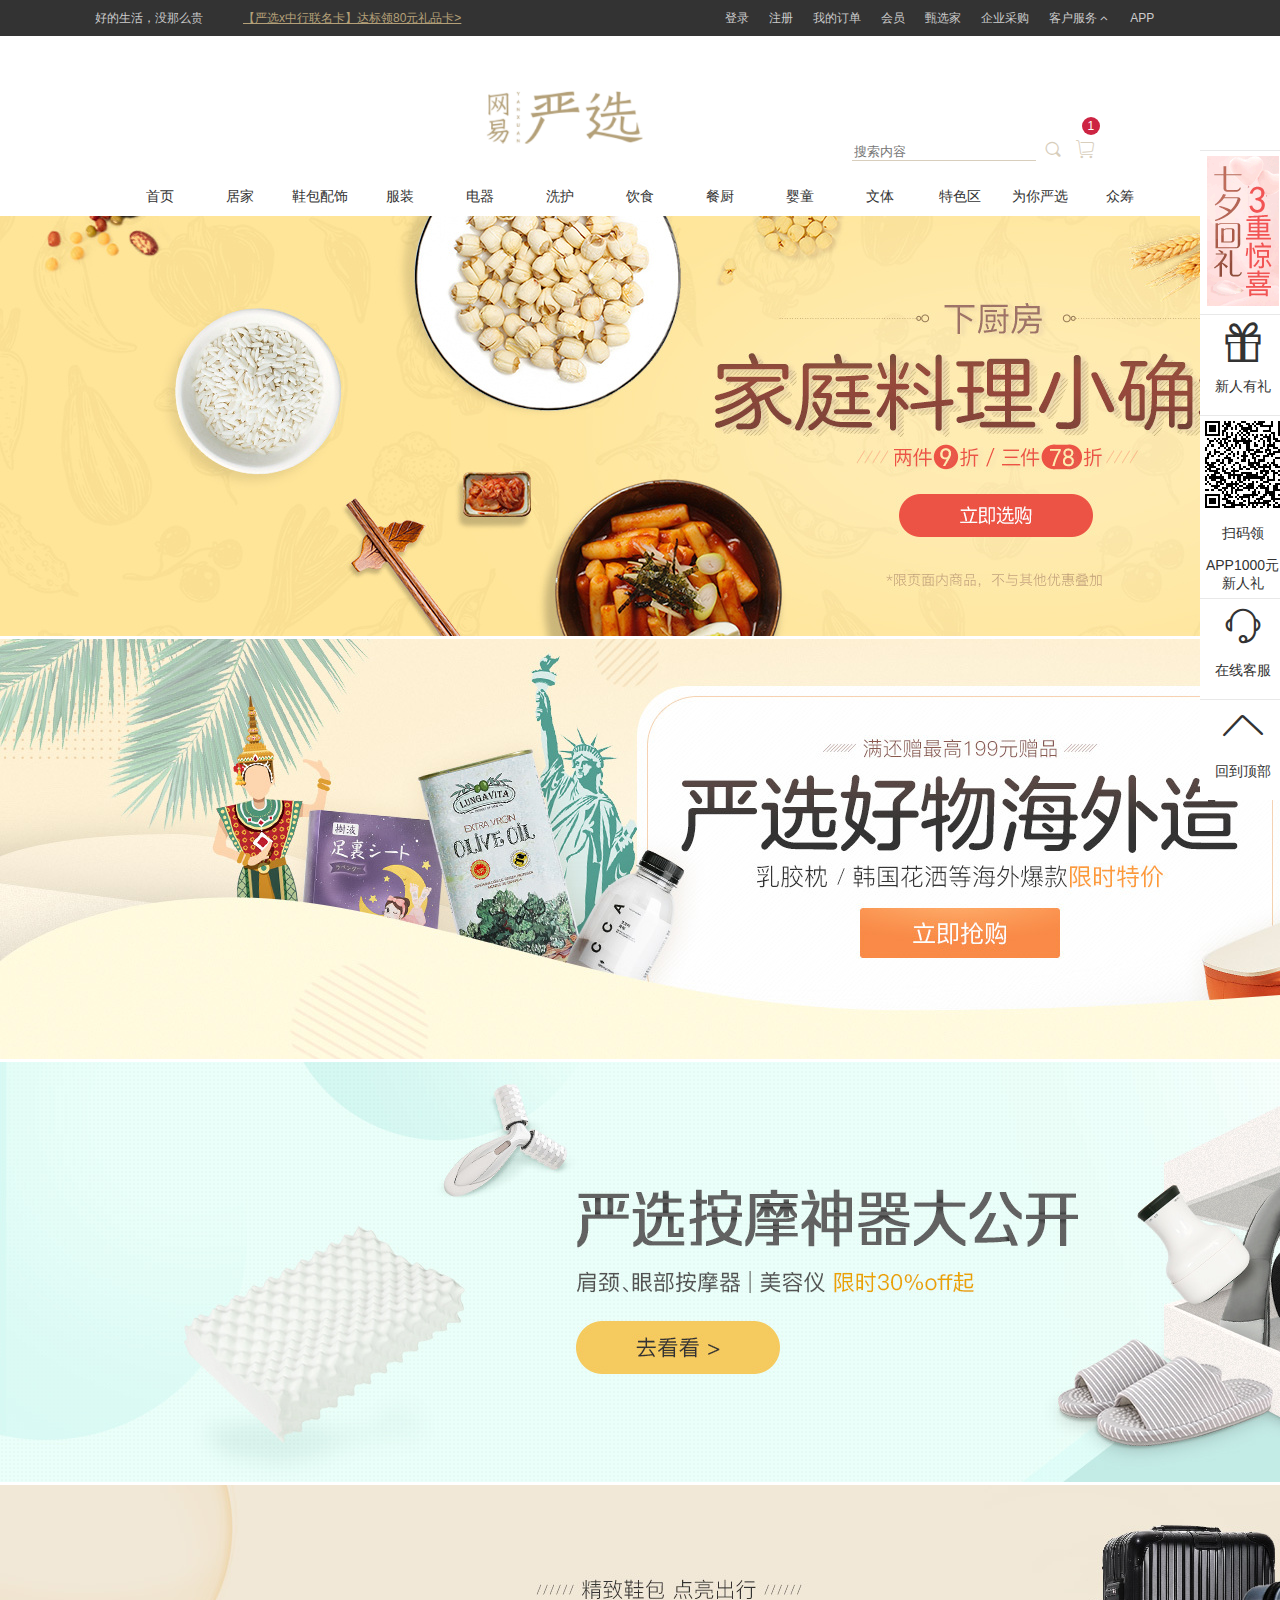
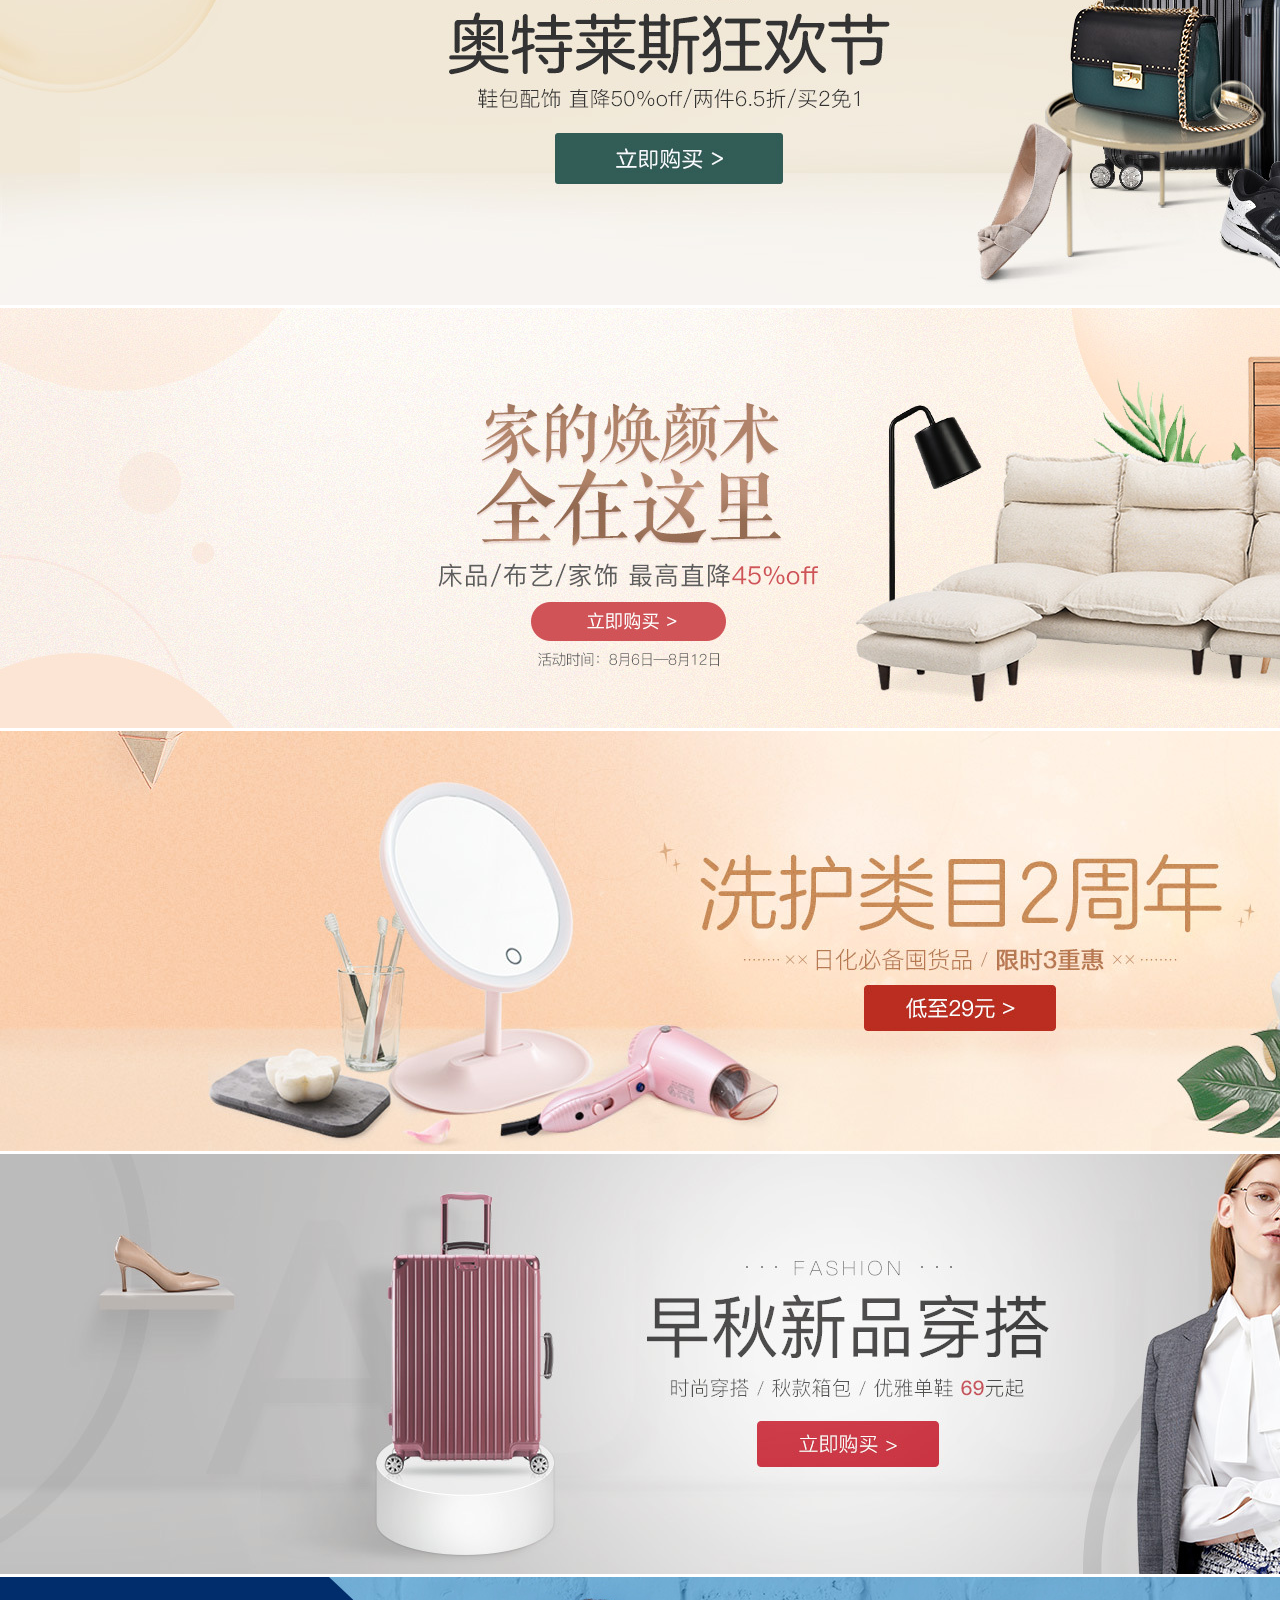
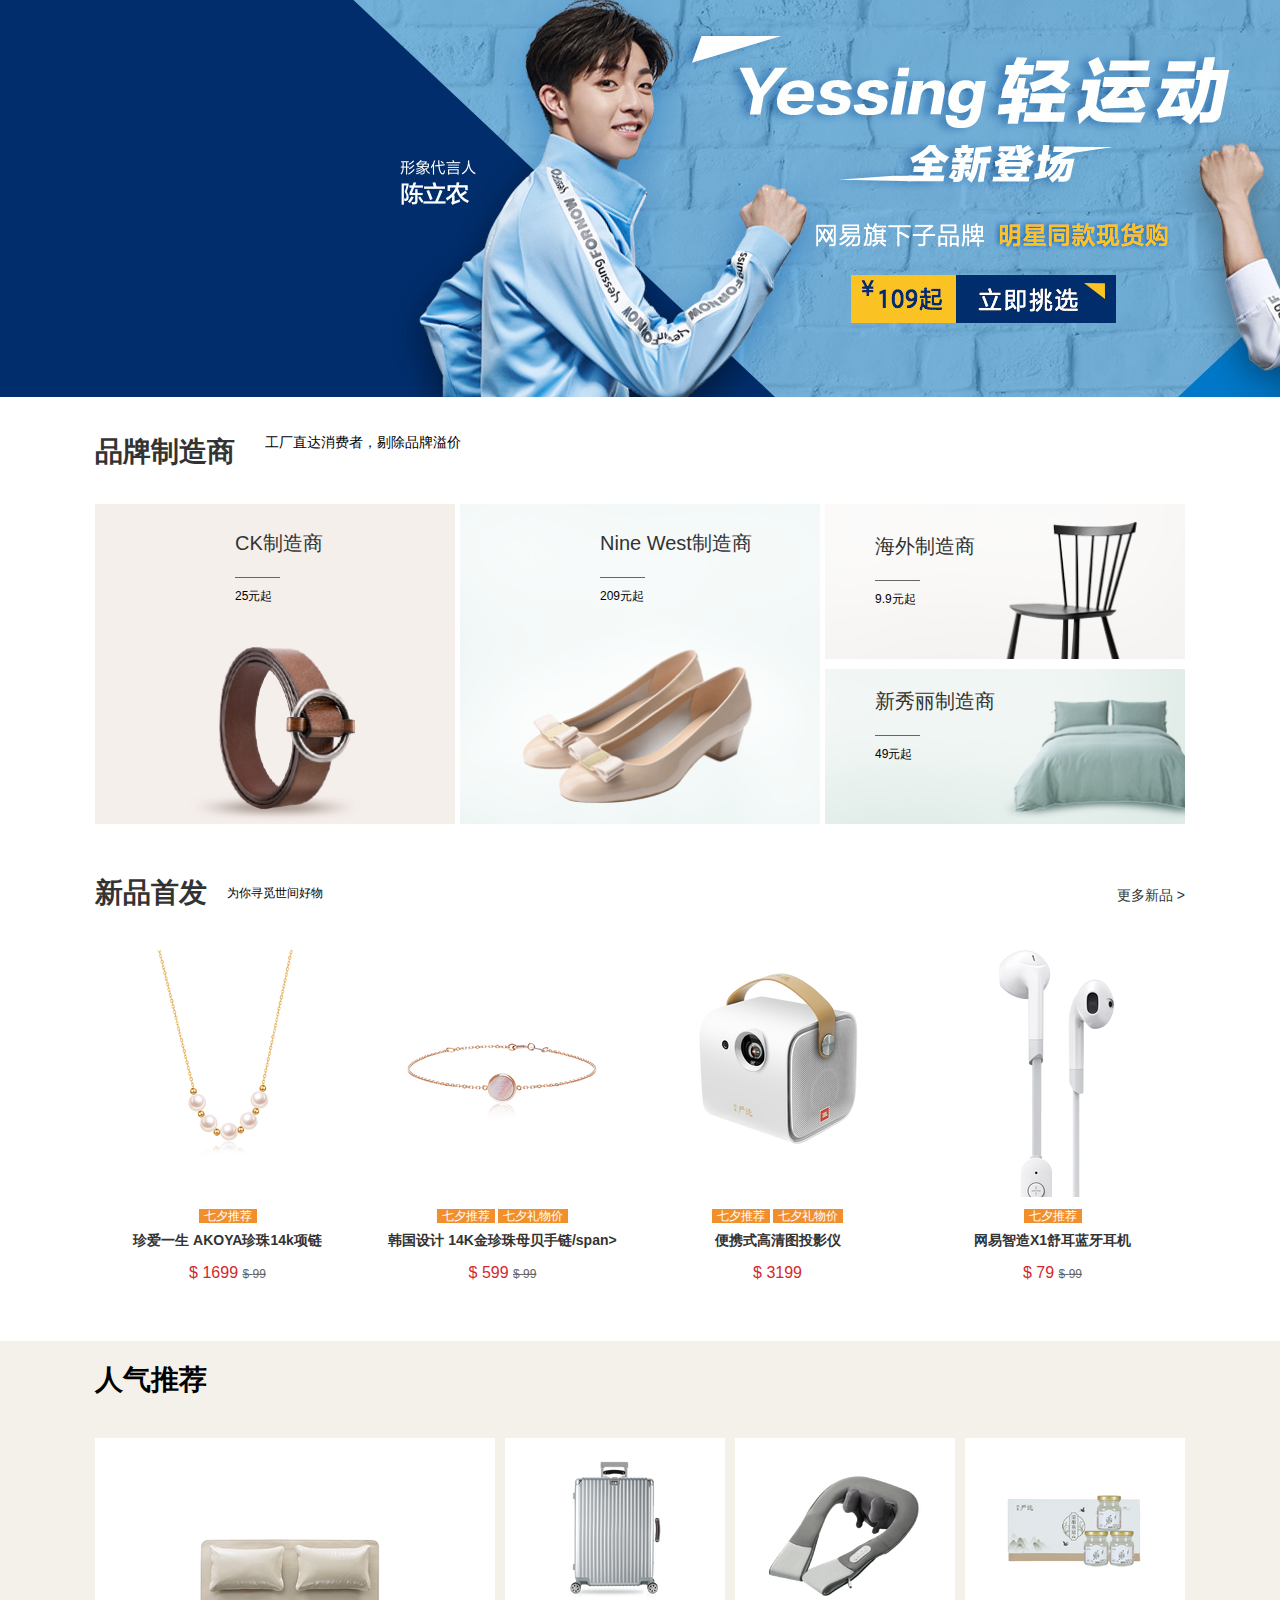
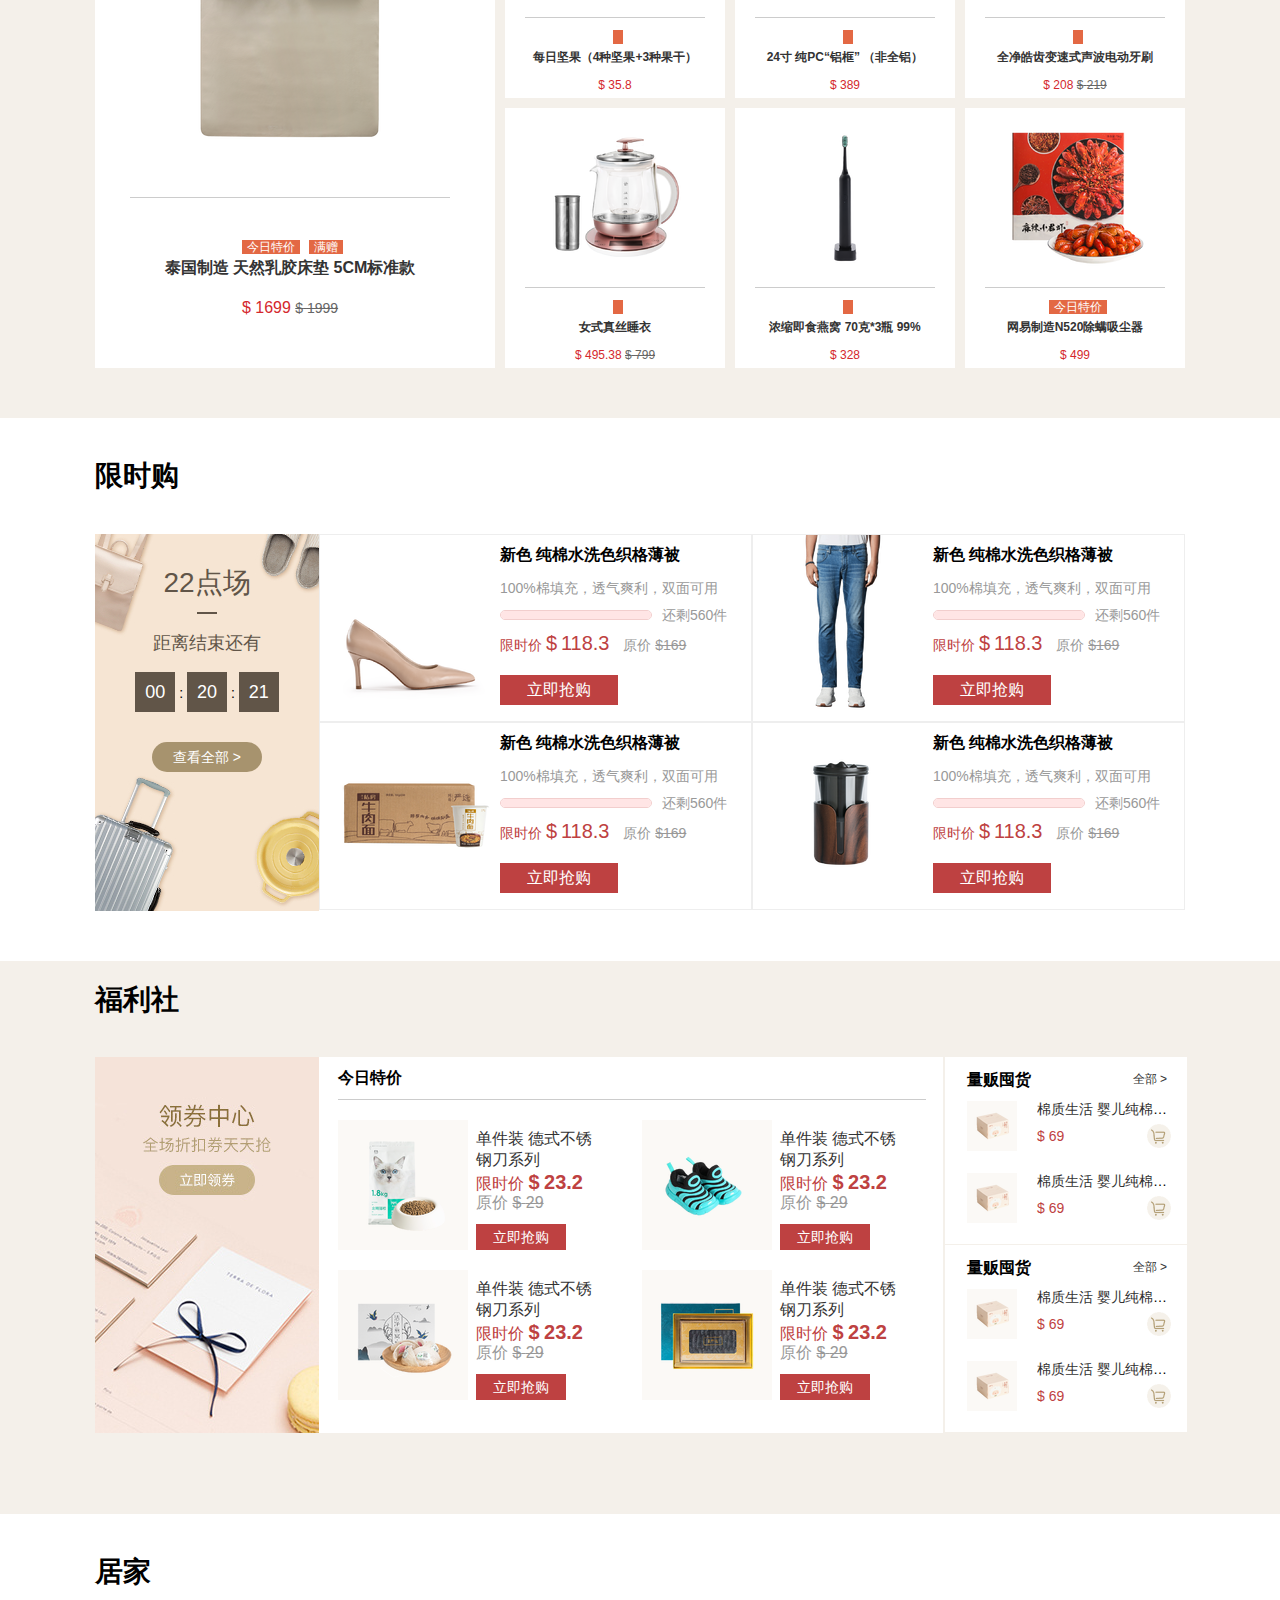
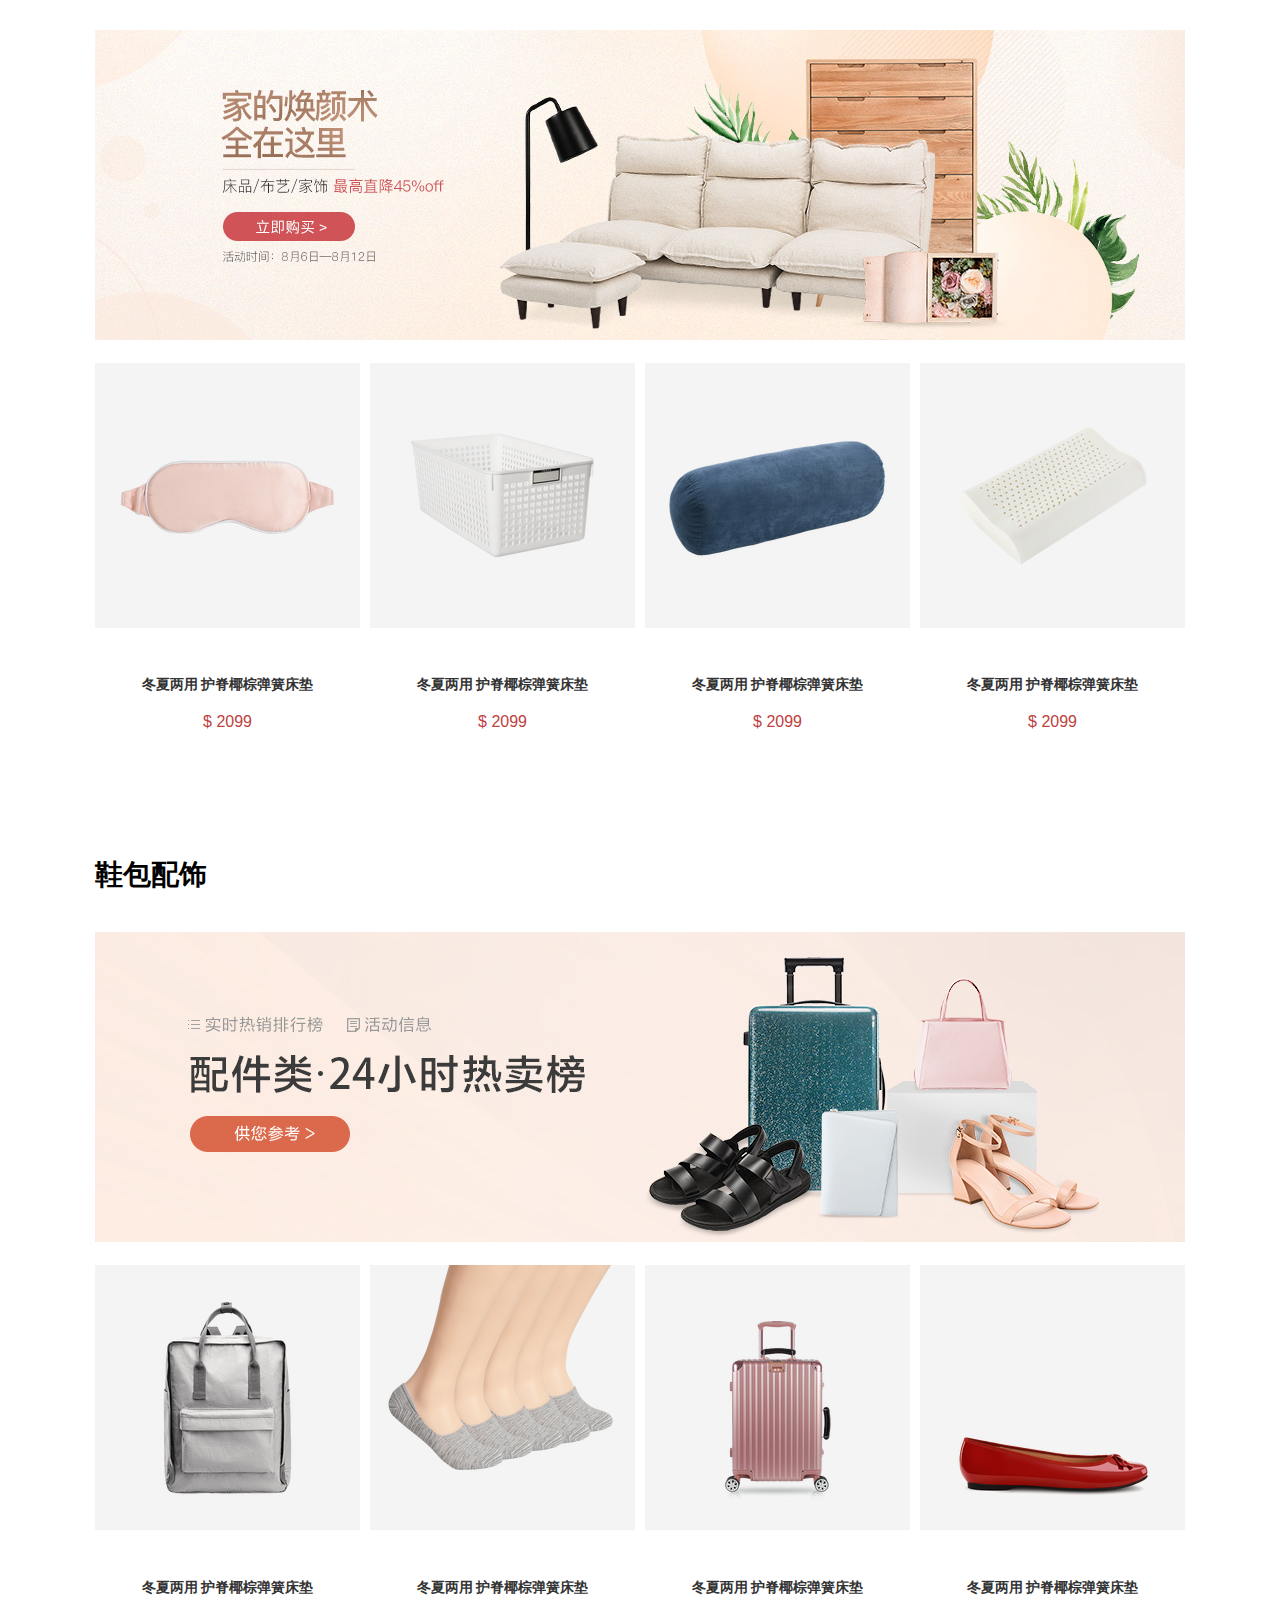
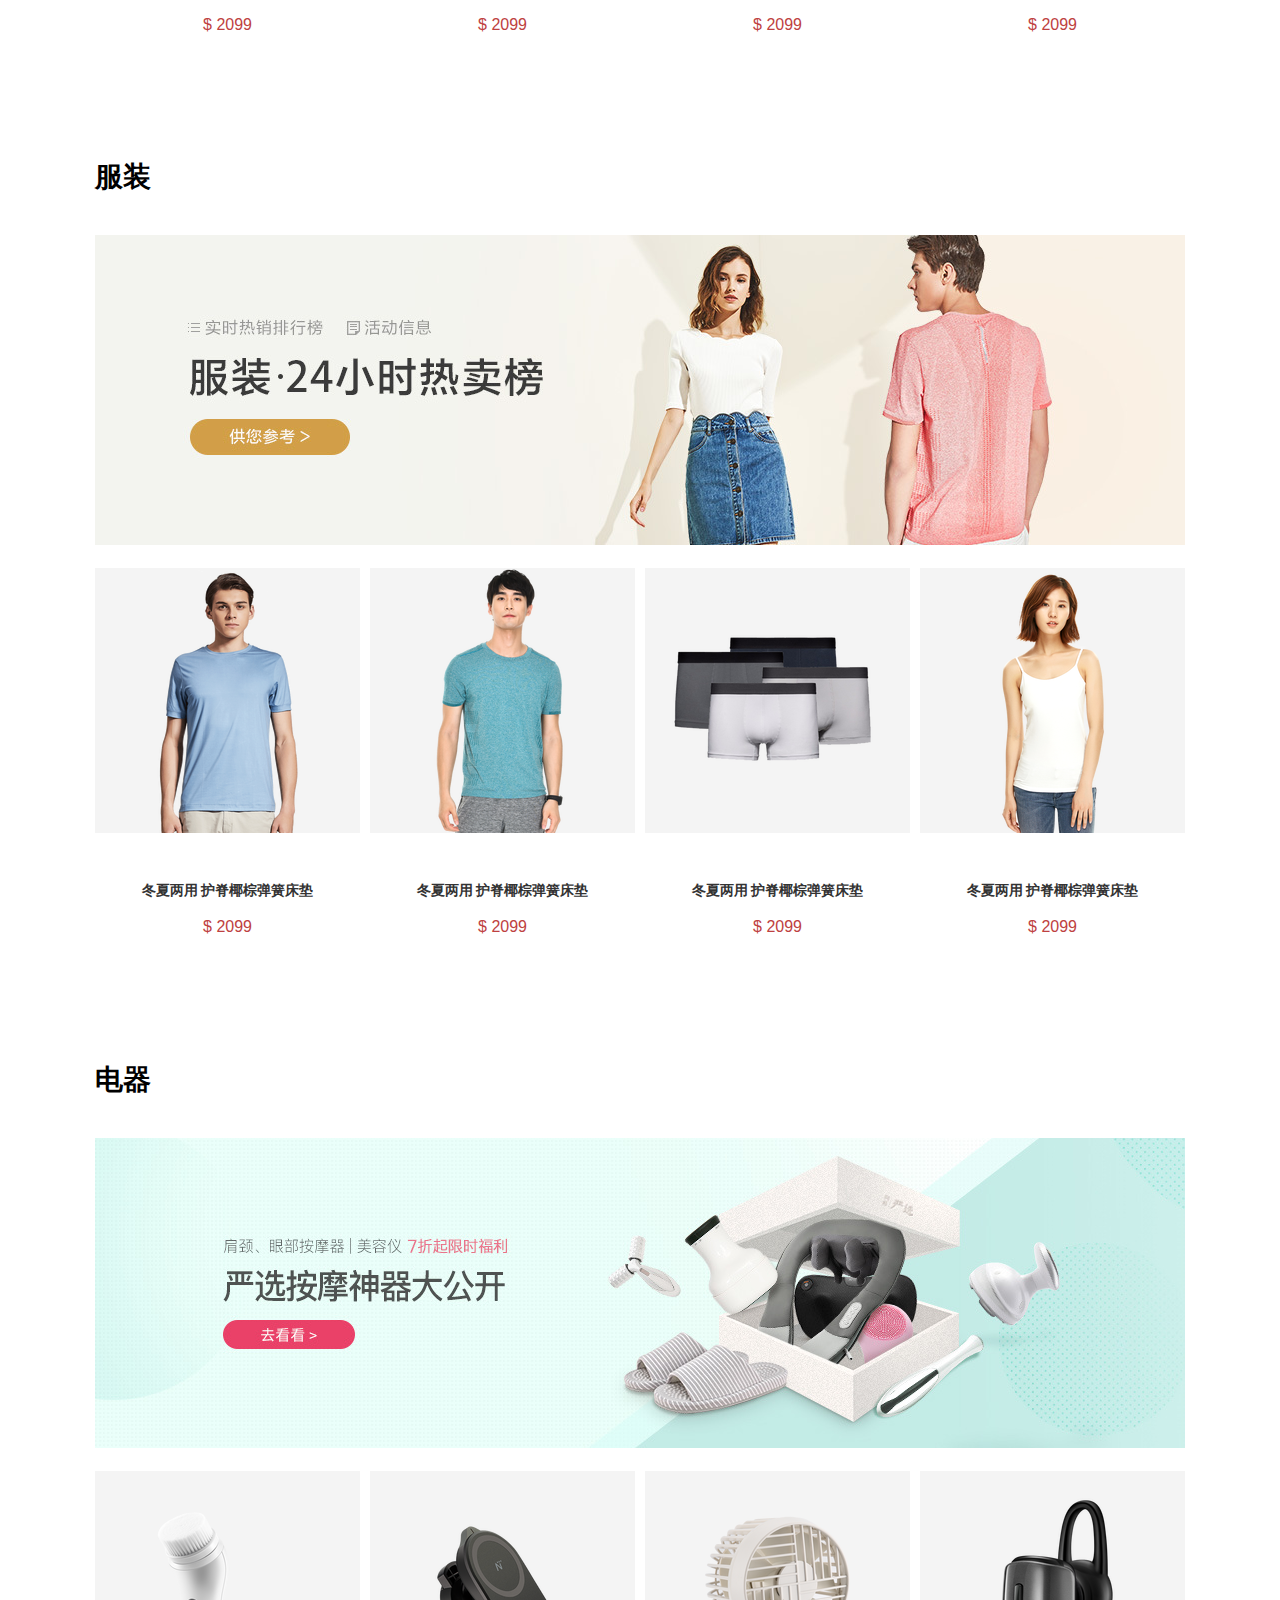
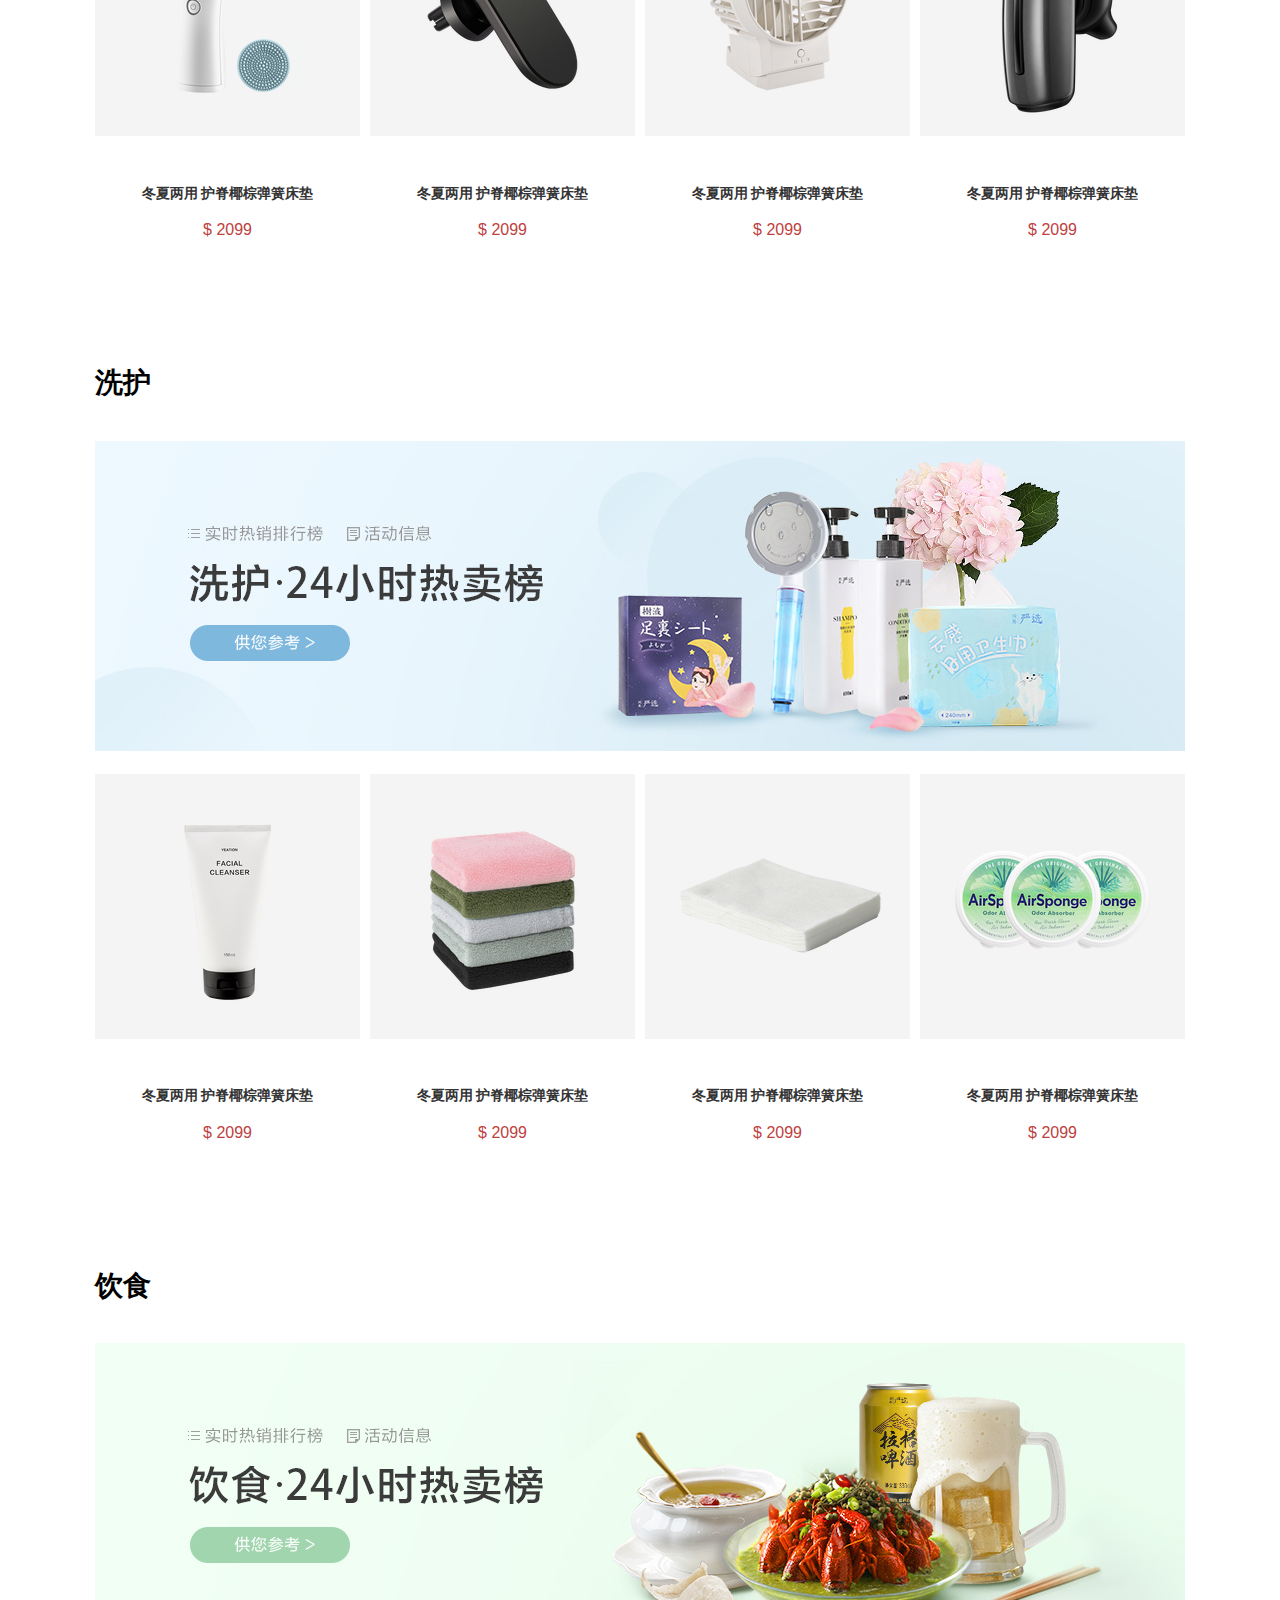
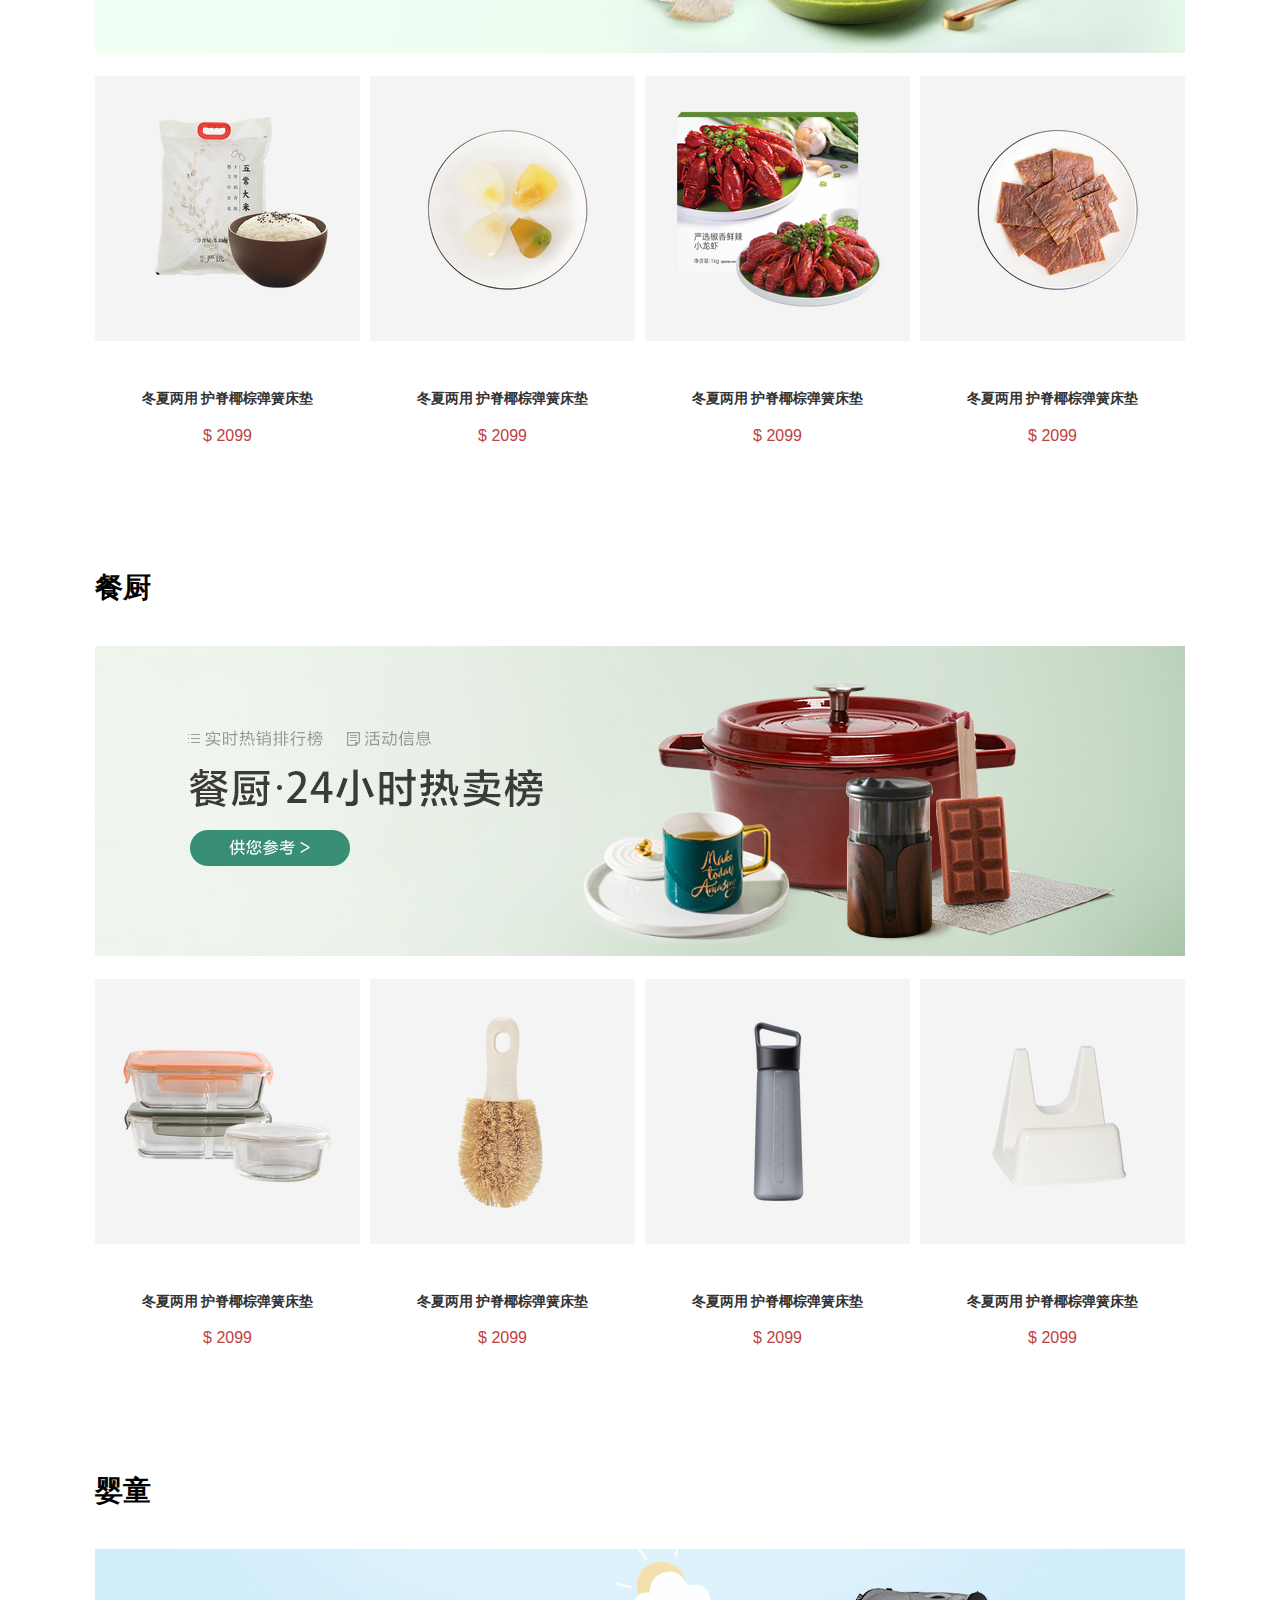
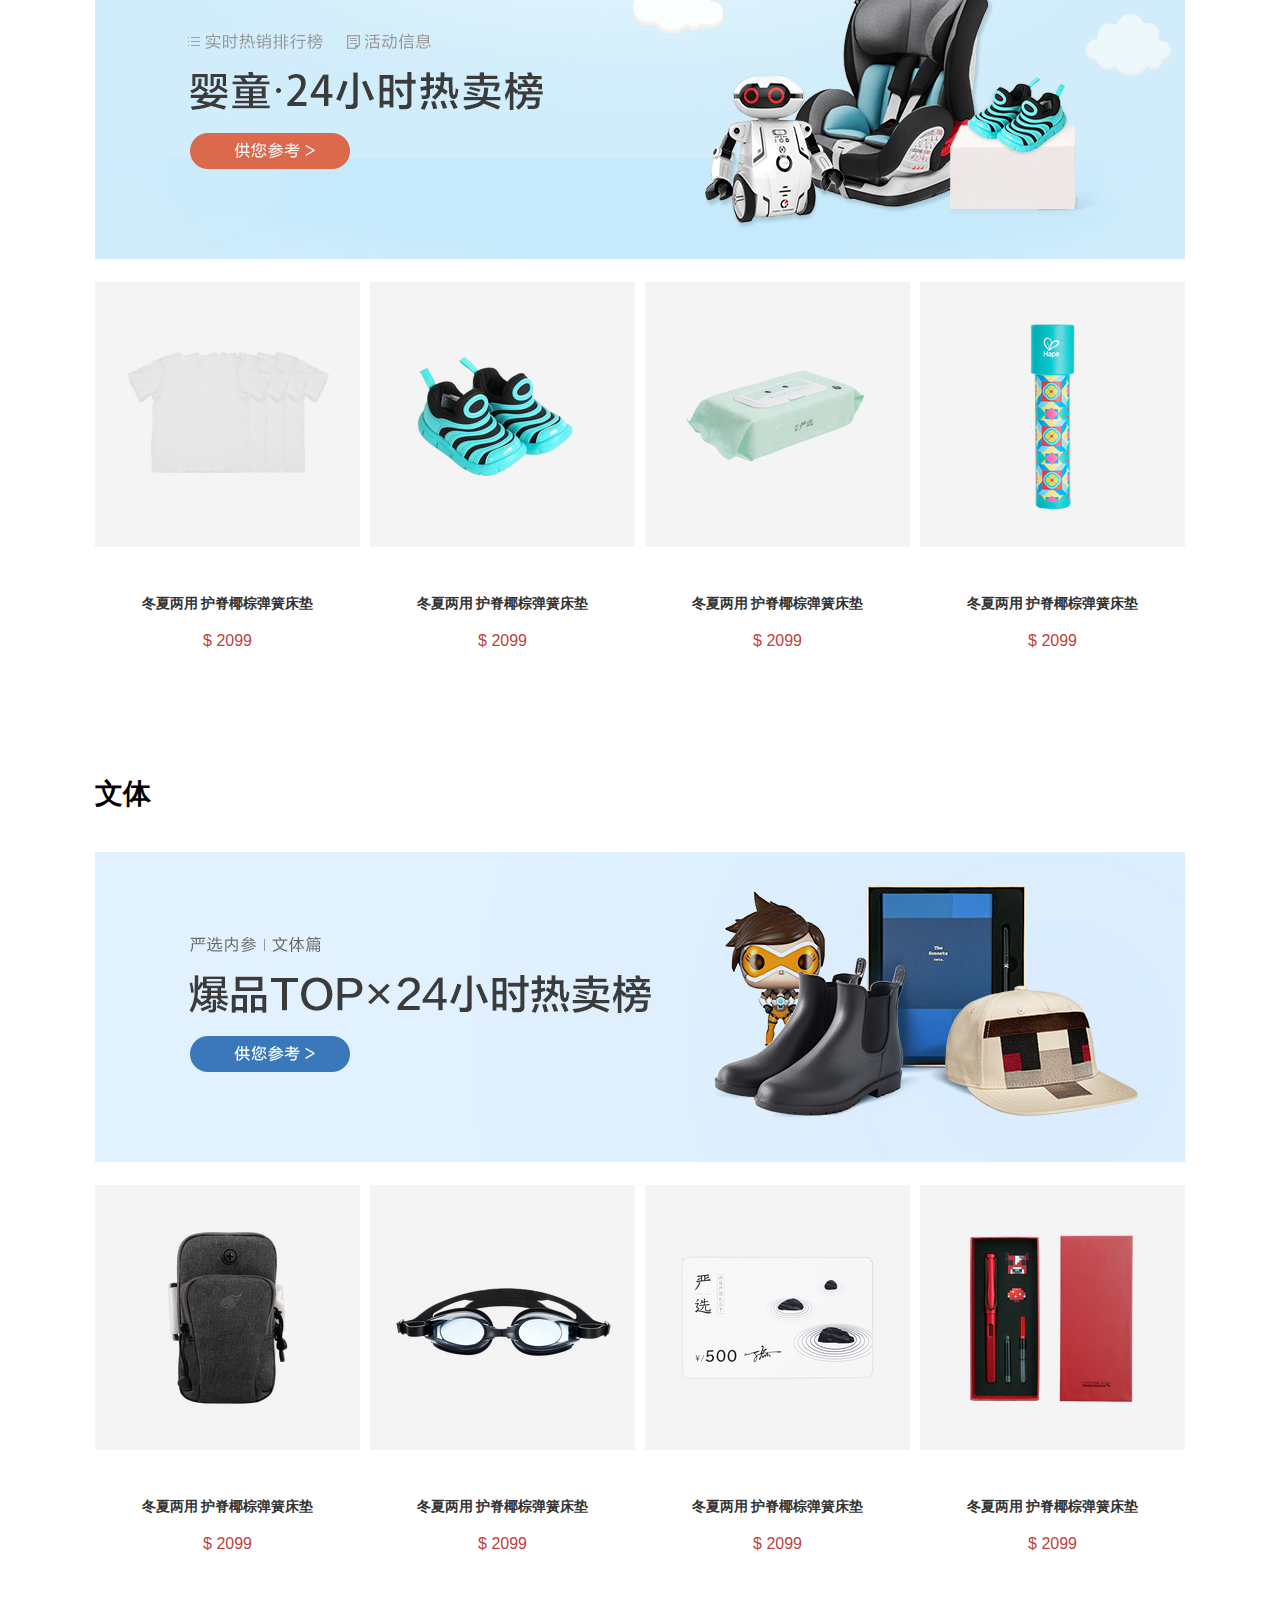
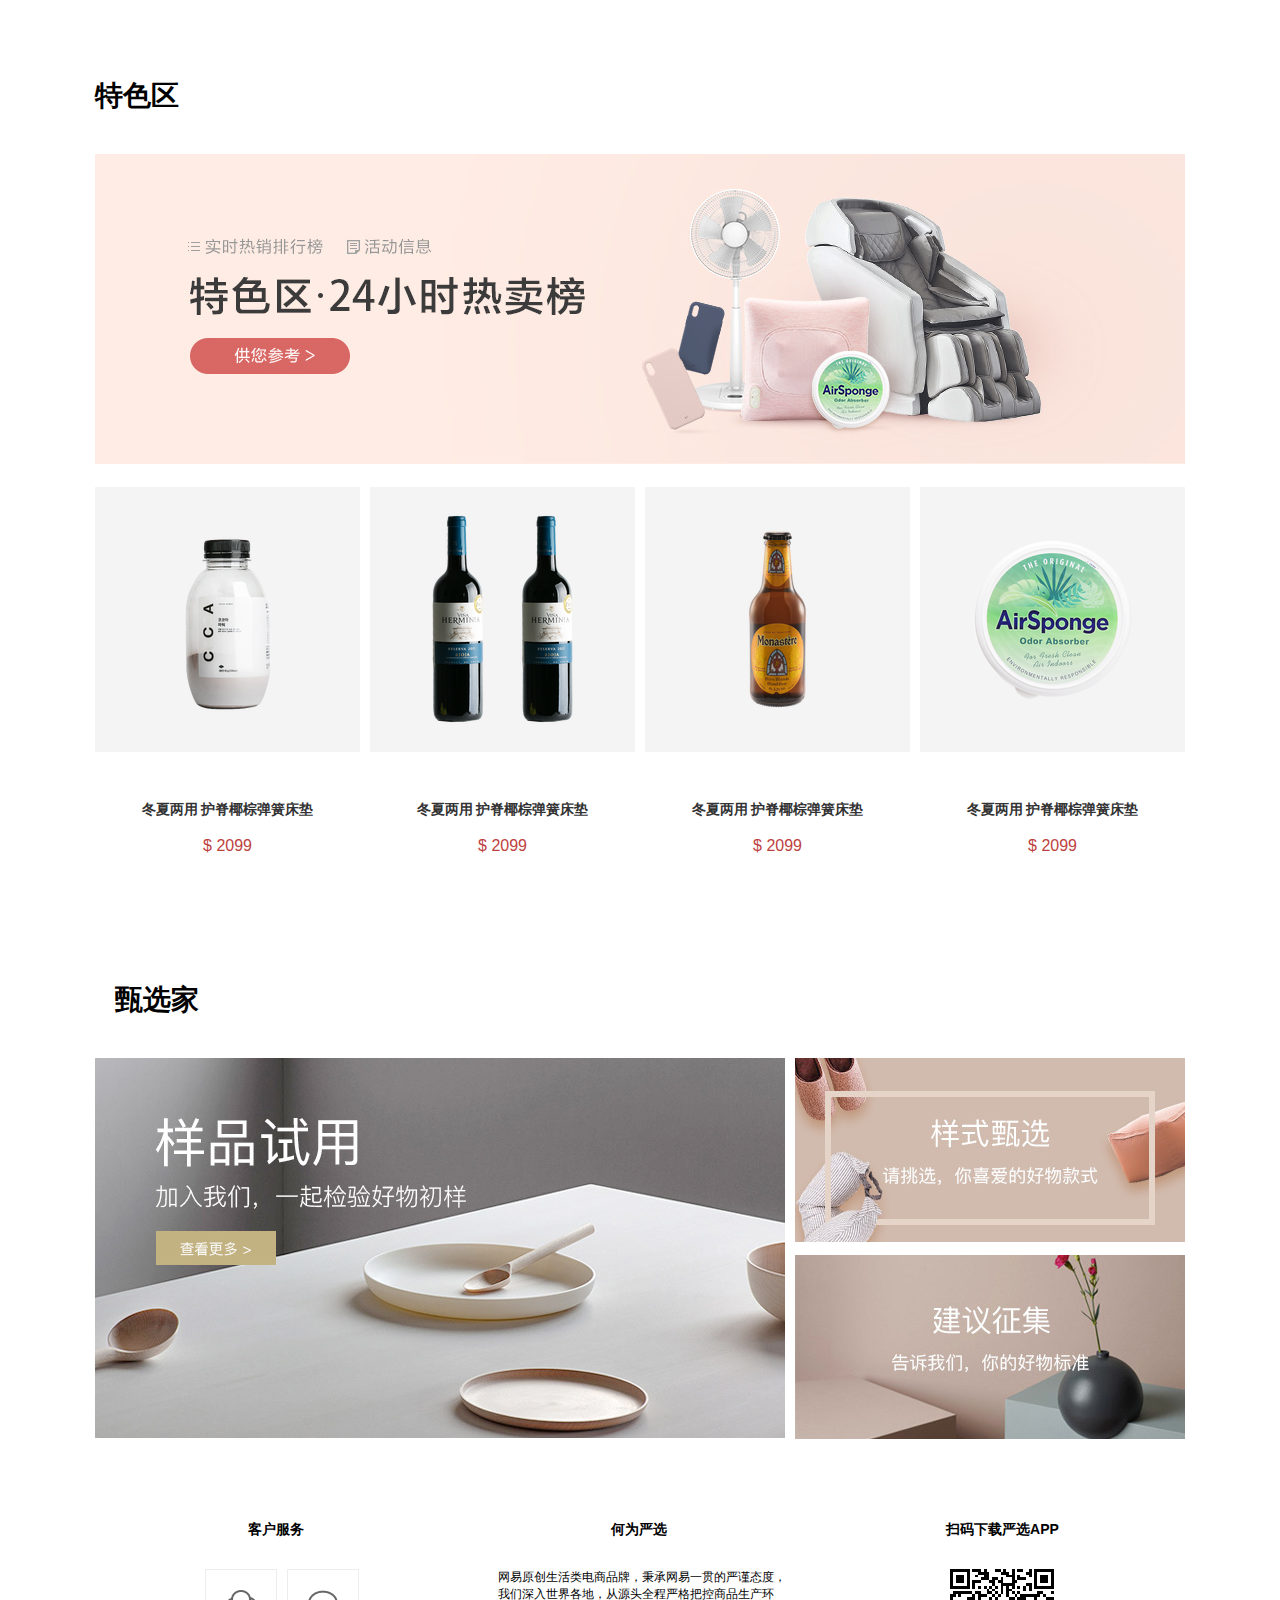
<file: index.html>
<!DOCTYPE html>
<html lang="en">
<head>
	<meta charset="UTF-8">
	<title>网易严选</title>
	<link rel="stylesheet" href="./css/common.css">
	<link rel="stylesheet" href="./css/yanxuan.css">
	<link rel="stylesheet" href="./font-awesome-4.7.0/css/font-awesome.css">
	<link rel="stylesheet" href="./iconfont/iconfont.css">
    <link rel="stylesheet" href="http://cdn.staticfile.org/twitter-bootstrap/3.3.7/css/bootstrap.min.css">
  <script src="http://cdn.staticfile.org/jquery/2.1.1/jquery.min.js"></script>
  <script src="http://cdn.staticfile.org/twitter-bootstrap/3.3.7/js/bootstrap.min.js"></script>
</head>
<body>
<div class="container">
	<!-- 头部选项条 -->
	<div class="header-nav top">
		<div class="wrap">
			<div class="yx-a">
				<a href="#">好的生活，没那么贵</a>
			</div>
			<div class="yx-notice">
				<a href="#">【严选x中行联名卡】达标领80元礼品卡></a>
			</div>
			<div class="login-reg">
				<li><a href="phone-login.html">登录</a></li>
				<li><a href="phoneReg.html">注册</a></li>
				<li><a href="#">我的订单</a></li>
				<li><a href="#">会员</a></li>
				<li><a href="#">甄选家</a></li>
				<li><a href="#">企业采购</a></li>
				<li>客户服务&nbsp;<i class="fa fa-angle-up myicon"></i>
					<div class="cus-sub-nav">
						<div class="sanjiao"></div>
						<ul>
							<li>在线客服</li>
							<li>帮助中心</li>
							<li>商务合作</li>
							<li>开放平台</li>
						</ul>
					</div>
				</li>
				
				<li>APP</li>
			</div>

		</div>
	</div>

    <!-- 头部开始 -->
	<div class="header">
	    <div class="yx-img">
	    	<img src="./images/yx.PNG" alt="图片加载失败" style="height:70px;">
	    	<input type="text" placeholder="搜索内容" class="itxt">
	    	<label for="iconfont"><i class="iconfont icon-search sub"></i></label>
	    	<label for="iconfont"><i class="iconfont icon-weibiao45124 shopcar"></i></label>
	    	<div class="num"><span>1</span></div>
	    	<!-- <input type="submit" value="搜索" class="sub"> -->	
	    </div>
	</div>
	<!-- 粘性导航 -->	
	<div class="nav">
		<ul >
			<li><a href="#">首页</a></li>
			<li><a href="jujia.html">居家</a>
				<div class="sub-nav">
					<div class="wrap">
						<ul>
							<li><a href="#"><img src="./images/jjicon1.png" alt=""><p>夏凉</p></a></li>
							
							<li><a href="#"><img src="./images/jjicon2.png" alt=""><p>床品件套</p></a></li>

							<li><a href="#"><img src="./images/jjicon3.png" alt=""><p>被枕</a></li>

							<li><a href="#"><img src="./images/jjicon4.png" alt=""><p>家具</p></a></li>

							<li><a href="#"><img src="./images/jjicon5.png" alt=""><p>灯具</p></a></li>

							<li><a href="#"><img src="./images/jjicon6.png" alt=""><p>收纳</p></a></li>

							<li><a href="#"><img src="./images/jjicon7.png" alt=""><p>布艺软装</p></a></li>

							<li><a href="#"><img src="./images/jjicon8.png" alt=""><p>家饰</p></a></li>

							<li><a href="#"><img src="./images/jjicon9.png" alt=""><p>旅行用品</p></a></li>

							<li><a href="#"><img src="./images/jjicon10.png" alt=""><p>晾晒除味</p></a></li>

							<li><a href="#"><img src="./images/jjicon11.png" alt=""><p>家庭医疗</p></a></li>

							<li><a href="#"><img src="./images/jjicon12.png" alt=""><p>宠物</p></a></li>
						</ul>
					</div>
				</div>
			</li>
			<li><a href="#">鞋包配饰</a>
				<div class="sub-nav">
				<div class="wrap">
					<ul>
						<li><a href="#"><img src="./images/xbpsicon1.png" alt=""><p>行李箱</p></a></li>
						<li><a href="#"><img src="./images/xbpsicon2.png" alt=""><p>女士包袋</p></a></li>
						<li><a href="#"><img src="./images/xbpsicon3.png" alt=""><p>男士包袋</p></a></li>
						<li><a href="#"><img src="./images/xbpsicon4.png" alt=""><p>钱包及小皮件</p></a></li>
						<li><a href="#"><img src="./images/xbpsicon5.png" alt=""><p>女鞋</p></a></li>
						<li><a href="#"><img src="./images/xbpsicon6.png" alt=""><p>男鞋</p></a></li>
						<li><a href="#"><img src="./images/xbpsicon7.png" alt=""><p>拖鞋</p></a></li>

						<li><a href="#"><img src="./images/xbpsicon8.png" alt=""><p>鞋配</p></a></li>
						<li><a href="#"><img src="./images/xbpsicon9.png" alt=""><p>袜子</p></a></li>
						<li><a href="#"><img src="./images/xbpsicon10.png" alt=""><p>丝袜</p></a></li>
						<li><a href="#"><img src="./images/xbpsicon11.png" alt=""><p>配饰</p></a></li>
						<li><a href="#"><img src="./images/xbpsicon12.png" alt=""><p>眼镜</p></a></li>
						<li><a href="#"><img src="./images/xbpsicon13.png" alt=""><p>围巾件套</p></a></li>
					</ul>
					</div>
				</div>
			</li>
			<li><a href="#">服装</a>
				<div class="sub-nav">
				<div class="wrap">
					<ul>
						<li><a href="#"><img src="./images/fzicon1.png" alt=""><p>Yessing轻运动</p></a></li>
						<li><a href="#"><img src="./images/fzicon2.png" alt=""><p>T恤</p></a></li>
						<li><a href="#"><img src="./images/fzicon3.png" alt=""><p>运动</p></a></li>
						<li><a href="#"><img src="./images/fzicon4.png" alt=""><p>牛仔</p></a></li>
						<li><a href="#"><img src="./images/fzicon5.png" alt=""><p>女士上装</p></a></li>
						<li><a href="#"><img src="./images/fzicon6.png" alt=""><p>女士外套</p></a></li>
						<li><a href="#"><img src="./images/fzicon7.png" alt=""><p>女士下装</p></a></li>
					</ul>
					</div>
				</div>
			</li>
			<li><a href="#">电器</a>
				<div class="sub-nav">
				<div class="wrap">
					<ul>
						<li><a href="#"><img src="./images/dqicon1.png" alt=""><p>生活电器</p></a></li>
						<li><a href="#"><img src="./images/dqicon2.png" alt=""><p>厨房电器</p></a></li>
						<li><a href="#"><img src="./images/dqicon3.png" alt=""><p>个护健康</p></a></li>
						<li><a href="#"><img src="./images/dqicon4.png" alt=""><p>数码</p></a></li>
						<li><a href="#"><img src="./images/dqicon5.png" alt=""><p>影音娱乐</p></a></li>
					</ul>
					</div>
				</div>
			</li>
			<li><a href="#">洗护</a>
				<div class="sub-nav">
				<div class="wrap">
					<ul>
						<li><a href="#"><img src="./images/fzicon1.png" alt=""><p>纸品湿巾</p></a></li>
						<li><a href="#"><img src="./images/fzicon2.png" alt=""><p>T恤</p></a></li>
						<li><a href="#"><img src="./images/fzicon3.png" alt=""><p>运动</p></a></li>
						<li><a href="#"><img src="./images/fzicon4.png" alt=""><p>牛仔</p></a></li>
						<li><a href="#"><img src="./images/fzicon5.png" alt=""><p>女士上装</p></a></li>
						<li><a href="#"><img src="./images/fzicon6.png" alt=""><p>女士外套</p></a></li>
						<li><a href="#"><img src="./images/fzicon7.png" alt=""><p>女士下装</p></a></li>
					</ul>
				</div>
				</div>
			</li>
			<li><a href="#">饮食</a>
				<div class="sub-nav">
				<div class="wrap">
					<ul>
						<li><a href="#"><img src="./images/ysicon1.png" alt=""><p>甜品鲜花</p></a></li>
						<li><a href="#"><img src="./images/ysicon2.png" alt=""><p>糕点</p></a></li>
						<li><a href="#"><img src="./images/ysicon3.png" alt=""><p>小食</p></a></li>
						<li><a href="#"><img src="./images/ysicon4.png" alt=""><p>坚果干货</p></a></li>
						<li><a href="#"><img src="./images/ysicon5.png" alt=""><p>果干</p></a></li>
						<li><a href="#"><img src="./images/ysicon6.png" alt=""><p>肉类零食</p></a></li>
						<li><a href="#"><img src="./images/ysicon7.png" alt=""><p>冲饮</p></a></li>
						
					</ul>
					</div>
				</div>
			</li>
			<li><a href="#">餐厨</a>
				<div class="sub-nav">
				<div class="wrap">
					<ul>
						<li><a href="#"><img src="./images/ccicon1.png" alt=""><p>水具杯壶</p></a></li>
						<li><a href="#"><img src="./images/ccicon2.png" alt=""><p>餐具</p></a></li>
						<li><a href="#"><img src="./images/ccicon3.png" alt=""><p>锅具</p></a></li>
						<li><a href="#"><img src="./images/ccicon4.png" alt=""><p>清洁保险</p></a></li>
						<li><a href="#"><img src="./images/ccicon5.png" alt=""><p>厨房配件</p></a></li>
						<li><a href="#"><img src="./images/ccicon6.png" alt=""><p>刀剪砧板</p></a></li>
						<li><a href="#"><img src="./images/ccicon7.png" alt=""><p>茶具咖啡具酒具</p></a></li>
					</ul>
					</div>
				</div>
			</li>
			<li><a href="#">婴童</a>
				<div class="sub-nav">
				<div class="wrap">
					<ul>
						<li><a href="#"><img src="./images/ccicon1.png" alt=""><p>暑期好物</p></a></li>
						<li><a href="#"><img src="./images/ccicon2.png" alt=""><p>新生儿服装</p></a></li>
						<li><a href="#"><img src="./images/ccicon3.png" alt=""><p>小童服装</p></a></li>
						<li><a href="#"><img src="./images/ccicon4.png" alt=""><p>中大童服装</p></a></li>
						<li><a href="#"><img src="./images/ccicon5.png" alt=""><p>内衣配搭</p></a></li>
						<li><a href="#"><img src="./images/ccicon6.png" alt=""><p>童鞋童包</p></a></li>
						<li><a href="#"><img src="./images/ccicon7.png" alt=""><p>婴童洗护</p></a></li>
					</ul>
					</div>
				</div>
			</li>
			<li><a href="#">文体</a>
				<div class="sub-nav">
				<div class="wrap">
					<ul>
						<li><a href="#"><img src="./images/wticon1.png" alt=""><p>文具</p></a></li>
						<li><a href="#"><img src="./images/wticon2.png" alt=""><p>户外运动</p></a></li>
						<li><a href="#"><img src="./images/wticon3.png" alt=""><p>唱片</p></a></li>
						<li><a href="#"><img src="./images/wticon4.png" alt=""><p>礼品卡</p></a></li>
						<li><a href="#"><img src="./images/wticon5.png" alt=""><p>游戏点卡</p></a></li>
						<li><a href="#"><img src="./images/wticon6.png" alt=""><p>暴雪周边</p></a></li>
						<li><a href="#"><img src="./images/wticon7.png" alt=""><p>我的世界</p></a></li>
					</ul>
					</div>
				</div>
			</li>
			<li><a href="#">特色区</a>
				<div class="sub-nav">
				<div class="wrap">
					<ul>
						<li><a href="#"><img src="./images/tsicon1.png" alt=""><p>日本馆</p></a></li>
						<li><a href="#"><img src="./images/tsicon2.png" alt=""><p>韩国馆</p></a></li>
						<li><a href="#"><img src="./images/tsicon3.png" alt=""><p>东南亚馆</p></a></li>
						<li><a href="#"><img src="./images/tsicon4.png" alt=""><p>欧美馆</p></a></li>
						<li><a href="#"><img src="./images/tsicon5.png" alt=""><p>澳新馆</p></a></li>
						<li><a href="#"><img src="./images/tsicon6.png" alt=""><p>智造馆</p></a></li>
						<li><a href="#"><img src="./images/tsicon7.png" alt=""><p>春风馆</p></a></li>
					</ul>
				</div>
				</div>
			</li>
			<li><a href="#">为你严选</a></li>
			<li><a href="#">众筹</a></li>
		</ul>
	</div>
	<!-- 头部结束 -->
	
	<!-- 广告1轮播开始 -->
	<div id="myCarousel" class="carousel slide">
	  <!-- 轮播（Carousel）指标 -->
		  <ol class="carousel-indicators">
		    <li data-target="#myCarousel" data-slide-to="0" class="active"></li>
		    <li data-target="#myCarousel" data-slide-to="1"></li>
		    <li data-target="#myCarousel" data-slide-to="2"></li>
		    <li data-target="#myCarousel" data-slide-to="3"></li>
		    <li data-target="#myCarousel" data-slide-to="4"></li>
		    <li data-target="#myCarousel" data-slide-to="5"></li>
		    <li data-target="#myCarousel" data-slide-to="6"></li>
		    <li data-target="#myCarousel" data-slide-to="7"></li>
		  </ol>   
		  <!-- 轮播（Carousel）项目 -->
		  <div class="carousel-inner">
		    <div class="item active">
		      <img src="./images/yx1.jpg" alt="First slide">
		    </div>
		    <div class="item">
		      <img src="./images/yx2.jpg" alt="Second slide">
		    </div>
		    <div class="item">
		      <img src="./images/yx3.jpg" alt="Third slide">
		    </div>
		    <div class="item">
		      <img src="./images/yx4.jpg" alt="Four slide">
		    </div>
		    <div class="item">
		      <img src="./images/yx5.jpg" alt="Five slide">
		    </div>
		    <div class="item">
		      <img src="./images/yx6.jpg" alt="Six slide">
		    </div>
		    <div class="item">
		      <img src="./images/yx7.jpg" alt="Seven slide">
		    </div>
		    <div class="item">
		      <img src="./images/yx8.jpg" alt="Eight slide">
		    </div>

		  </div>
	  <!-- 轮播（Carousel）导航 -->
		  <a class="left carousel-control" href="#myCarousel" role="button" data-slide="prev">
		    <span class="glyphicon glyphicon-chevron-left" aria-hidden="true"></span>
		    <span class="sr-only">Previous</span>
		  </a>
		  <a class="right carousel-control" href="#myCarousel" role="button" data-slide="next">
		    <span class="glyphicon glyphicon-chevron-right" aria-hidden="true"></span>
		    <span class="sr-only">Next</span>
		  </a>
	</div> 
	<!-- 广告1结束 -->

	<!-- 品牌制造商开始 -->
	<div class="products">
		<a href="#"><h1>品牌制造商</h1></a>
		<p>工厂直达消费者，剔除品牌溢价</p>
		<ul>
			<li>
				<img src="./images/ckpd.png" alt="">
				<div class="name CK">
					<a href="">CK制造商</a><br>
					<div class="price">25元起</div>
				</div>

			</li>
			<li>
				<img src="./images/nspx.png" alt="">
				<div class="name NW">
					<a href="">Nine West制造商</a><br>
					<div class="price">209元起</div>
				</div>

			</li>
			<li>
				<img src="./images/chair.png" alt="" class="img1">
				<div class="name haiwai">
					<a href="">海外制造商</a><br>
					<div class="price">9.9元起</div>
				</div>
			</li>
			<li>
				<img src="./images/bed.png" alt="">
				<div class="name xxl">
					<a href="">新秀丽制造商</a><br>
					<div class="price">49元起</div>
				</div>
			</li>
			
		</ul>
	</div>
	<!-- 新品首发开始 -->
	<div class="newProducts">
		<div class="wrap">
			<div class="m-commonHeader">
				<div class="f-left">
					<a href="#"><h3 class="name">新品首发</h3></a>
					<small class="frontName">为你寻觅世间好物</small>
				</div>
				<div class="f-right">
					<a href="#" class="moreItems">更多新品 > </a>
				</div>
			</div>

			<div class="bd">
				<div class="m-product">
					<ul >
						<li>
							<a href="productDetail.html">
								<div class="hd">
									<div class="first"><img src="./images/xpsf1.png" alt=""></div>
									<div class="second"><img src="./images/xpsf2.jpg" alt=""></div>
								</div>
								<div class="bd">
									<div class="prdtTags">
										<span class="itemTag">七夕推荐</span>
									</div>
									<h4 class="name"><a href="#"><span>珍爱一生 AKOYA珍珠14k项链</span></a></h4>
									<p class="price">
										<span class="retailPrice">
											<span>$</span>
											<span>1699</span>
										</span>
										<span class="counterPrice">
											<span>$</span>
											<span>99</span>
										</span>
									</p>
								</div>
							</a>
						</li>
						<li>
							<a href="">
								<div class="hd">
									<div class="first"><img src="./images/xpsf3.png" alt=""></div>
									<div class="second"><img src="./images/xpsf4.jpg" alt=""></div>
								</div>
								<div class="bd">
									<div class="prdtTags">
										<span class="itemTag">七夕推荐</span>
										<span class="itemTag">七夕礼物价</span>
									</div>
									<h4 class="name"><a href="#"><span>韩国设计 14K金珍珠母贝手链/span></a></h4>
									<p class="price">
										<span class="retailPrice">
											<span>$</span>
											<span>599</span>
										</span>
										<span class="counterPrice">
											<span>$</span>
											<span>99</span>
										</span>
									</p>
								</div>
							</a>
						</li>
						<li>
							<a href="">
								<div class="hd">
									<div class="first"><img src="./images/xpsf5.png" alt=""></div>
									<div class="second"><img src="./images/xpsf6.jpg" alt=""></div>
								</div>
								<div class="bd">
									<div class="prdtTags">
										<span class="itemTag">七夕推荐</span>
										<span class="itemTag">七夕礼物价</span>
									</div>
									<h4 class="name"><a href="#"><span>便携式高清图投影仪</span></a></h4>
									<p class="price">
										<span class="retailPrice">
											<span>$</span>
											<span>3199</span>
										</span>
										<span class="counterPrice">
											<!-- <span>$</span>
											<span>99</span> -->
										</span>
									</p>
								</div>
							</a>
						</li>
						<li>
							<a href="">
									<div class="hd">
										<div class="first"><img src="./images/xpsf7.png" alt=""></div>
										<div class="second"><img src="./images/xpsf8.jpg" alt=""></div>
									</div>
									<div class="bd">
									<div class="prdtTags">
										<span class="itemTag">七夕推荐</span>
									</div>
									<h4 class="name"><a href="#"><span>网易智造X1舒耳蓝牙耳机</span></a></h4>
									<p class="price">
										<span class="retailPrice">
											<span>$</span>
											<span>79</span>
										</span>
										<span class="counterPrice">
											<span>$</span>
											<span>99</span>
										</span>
									</p>
								</div>
								</a>
						</li>
					</ul>
				</div>
			</div>
		</div>
	</div>

	<!-- 人气推荐开始 -->
	<!-- 1090 = 390 + 13*3 + 220* -->
	<div class="products2">
		<div class="wrap">
			<h1>人气推荐</h1>
			<ul>
				<li>
					<div class="rqhw1">
					<img src="./images/rqhw1.png" alt="">
					</div>
					<div class="bd">
						<div class="prdtTags">
							<span>今日特价</span>
							<span>满赠</span>
						</div>
						<div class="intro">
							<a href="">泰国制造 天然乳胶床垫 5CM标准款</a>
						</div>
						<p class="price">
							<span class="realprice">
								<span>$</span>
								<span>1699</span>
							</span>
							<span class="counterprice">
								<span>$</span>
								<span>1999</span>
							</span>
						</p>
					</div>
				</li>
				<li>
					<div class="rqhw2">
					<img src="./images/rqhw2.png" alt="">
					</div>
					<div class="hd">
						<div class="prdtTags">
							<span></span>
						</div>
						<div class="intro">
							<a href="">每日坚果（4种坚果+3种果干）</a>
						</div>
						<p class="price">
							<span class="realprice">
								<span>$</span>
								<span>35.8</span>
							</span>
							<span class="counterprice">
								<span></span>
								<span></span>
							</span>
						</p>
					</div>
				</li>
				<li>
					<div class="rqhw2">
					<img src="./images/rqhw3.png" alt="">
					</div>
					<div class="hd">
						<div class="prdtTags">
							<span></span>
						</div>
						<div class="intro">
							<a href="">24寸 纯PC“铝框” （非全铝）</a>
						</div>
						<p class="price">
							<span class="realprice">
								<span>$</span>
								<span>389</span>
							</span>
							<span class="counterprice">
								<span></span>
								<span></span>
							</span>
						</p>
					</div>
				</li>
				<li>
					<div class="rqhw2">
					<img src="./images/rqhw4.png" alt="">
					</div>
					<div class="hd">
						<div class="prdtTags">
							<span></span>
						</div>
						<div class="intro">
							<a href="">全净皓齿变速式声波电动牙刷</a>
						</div>
						<p class="price">
							<span class="realprice">
								<span>$</span>
								<span>208</span>
							</span>
							<span class="counterprice">
								<span>$</span>
								<span>219</span>
							</span>
						</p>
					</div>
				</li>
				<li>
					<div class="rqhw2">
					<img src="./images/rqhw5.png" alt="">
					</div>
					<div class="hd">
						<div class="prdtTags">
							<span></span>
						</div>
						<div class="intro">
							<a href="">女式真丝睡衣</a>
						</div>
						<p class="price">
							<span class="realprice">
								<span>$</span>
								<span>495.38</span>
							</span>
							<span class="counterprice">
								<span>$</span>
								<span>799</span>
							</span>
						</p>
					</div>
				</li>
				<li>
					<div class="rqhw2">
					<img src="./images/rqhw6.png" alt="">
					</div>
					<div class="hd">
						<div class="prdtTags">
							<span></span>
						</div>
						<div class="intro">
							<a href="">浓缩即食燕窝 70克*3瓶 99%</a>
						</div>
						<p class="price">
							<span class="realprice">
								<span>$</span>
								<span>328</span>
							</span>
							<span class="counterprice">
								<span></span>
								<span></span>
							</span>
						</p>
					</div>
				</li>
				<li>
					<div class="rqhw2">
					<img src="./images/rqhw7.png" alt="">
					</div>
					<div class="hd">
						<div class="prdtTags">
							<span>今日特价</span>
						</div>
						<div class="intro">
							<a href="">网易制造N520除螨吸尘器</a>
						</div>
						<p class="price">
							<span class="realprice">
								<span>$</span>
								<span>499</span>
							</span>
							<span class="counterprice">
								<span></span>
								<span></span>
							</span>
						</p>
					</div>
				</li>
			</ul>
		</div>
	</div>
	<!-- 产品列表2结束 -->

	<!-- 限时购开始 -->
	<div class="xsg">
		<div class="wrap">
			<h1>限时购</h1>
			<div class="xsg-content">
				<div class="left-content">
					<div class="flashSalelt">
						<div class="time">
							22点场
						</div>
						<div class="line"></div>
						<div class="endTip">距离结束还有</div>
						<div class="endTime">
							<span class="w-cd">00</span>
							<span>:</span>
							<span class="w-cd">20</span>
							<span>:</span>
							<span class="w-cd">21</span>
						</div>
						<span class="seeMoreBtn">查看全部 > </span>
				 	</div>
				</div>
				<div class="right-ul">
					<ul>
						<li>
							<div class="xsg-img">
							<img src="./images/xsg1.png" alt="">
							</div>
							<div class="intro">
								<h2>新色 纯棉水洗色织格薄被</h2>
								<p>100%棉填充，透气爽利，双面可用</p>
							
							<div class="itemNum">
								<div class="numBar">
									<div class="numBarIn"></div>
								</div>
								<div class="numTips">还剩560件</div>
								
							</div>
							<div class="itemPrice">
								<span class="aPrice">
									限时价
									<span class="yuan">$</span>
									<span class="aPriceIn">118.3</span>
								</span>
								
								<span class="oPrice">
									原价
									<span class="oPriceIn">$169</span>
								</span>
							</div>
							<a href="" class="w-btn tobuyBtn">立即抢购</a>
						</div>
						</li>
						<li>
							<div class="xsg-img">
							<img src="./images/xsg2.png" alt="">
							</div>
							<div class="intro">
								<h2>新色 纯棉水洗色织格薄被</h2>
								<p>100%棉填充，透气爽利，双面可用</p>
							
								<div class="itemNum">
									<div class="numBar">
										<div class="numBarIn"></div>
									</div>
									<div class="numTips">还剩560件</div>
								</div>
								<div class="itemPrice">
									<span class="aPrice">
										限时价
										<span class="yuan">$</span>
										<span class="aPriceIn">118.3</span>
									</span>
									<span class="oPrice">
										原价
										<span class="oPriceIn">$169</span>
									</span>
									<a href="" class="w-btn tobuyBtn">立即抢购</a>
								</div>
								
						</div>

						</li>
						<li>
							<div class="xsg-img">
							<img src="./images/xsg3.png" alt="">

							</div>
							<div class="intro">
								<h2>新色 纯棉水洗色织格薄被</h2>
								<p>100%棉填充，透气爽利，双面可用</p>
							
							<div class="itemNum">
								<div class="numBar">
									<div class="numBarIn"></div>
								</div>
								<div class="numTips">还剩560件</div>
							</div>
							<div class="itemPrice">
								<span class="aPrice">
									限时价
									<span class="yuan">$</span>
									<span class="aPriceIn">118.3</span>
								</span>
								<span class="oPrice">
									原价
									<span class="oPriceIn">$169</span>
								</span>
							</div>
							<a href="" class="w-btn tobuyBtn">立即抢购</a>
						</div>
						</li>
						<li>
							<div class="xsg-img">
							<img src="./images/xsg4.png" alt="">
							</div>
							<div class="intro">
								<h2>新色 纯棉水洗色织格薄被</h2>
								<p>100%棉填充，透气爽利，双面可用</p>
							
							<div class="itemNum">
								<div class="numBar">
									<div class="numBarIn"></div>
								</div>
								<div class="numTips">还剩560件</div>
							</div>
							<div class="itemPrice">
								<span class="aPrice">
									限时价
									<span class="yuan">$</span>
									<span class="aPriceIn">118.3</span>
								</span>
								<span class="oPrice">
									原价
									<span class="oPriceIn">$169</span>
								</span>
							</div>
							<a href="" class="w-btn tobuyBtn">立即抢购</a>
						</div>
						</li>
					</ul>
				</div>
			</div>
		</div>
		
	</div>
	<!-- 限时购结束 -->
	
	<!-- 福利社开始 -->
	<div class="fls">
		<div class="wrap">
			<h1>福利社</h1>
			<div class="fls-content">
				<div class="left-content">
					<img src="./images/fls-bg.jpg" alt="">
				</div>

				<div class="right-ul">
					<h3>今日特价</h3>
					<ul>
						<li>
							<div class="fls-img"><img src="./images/fls1.png" alt=""></div>
							<div class="bd-fl">
								<div class="name">
									<a href="#">单件装 德式不锈钢刀系列</a>
								</div>
								<div class="limitPrice">
									<span>限时价</span>
									<span class="yen">$</span>
									<span class="num">23.2</span>
								</div>
								<div class="counterPrice">
									<span>原价</span>
									<span class="num"><span>$</span>
									<span>29</span></span>
								</div>
								<div class="w-button">
									<a href="#">立即抢购</a>
								</div>
							</div>
						</li>
						<li>
							<div class="fls-img"><img src="./images/fls2.png" alt=""></div>
							<div class="bd-fl">
								<div class="name">
									<a href="#">单件装 德式不锈钢刀系列</a>
								</div>
								<div class="limitPrice">
									<span>限时价</span>
									<span class="yen">$</span>
									<span class="num">23.2</span>
								</div>
								<div class="counterPrice">
									<span>原价</span>
									<span class="num"><span>$</span>
									<span>29</span></span>
								</div>
								<div class="w-button">
									<a href="#">立即抢购</a>
								</div>
							</div>
						</li>
						<li>
							<div class="fls-img"><img src="./images/fls3.png" alt=""></div>
							<div class="bd-fl">
								<div class="name">
									<a href="#">单件装 德式不锈钢刀系列</a>
								</div>
								<div class="limitPrice">
									<span>限时价</span>
									<span class="yen">$</span>
									<span class="num">23.2</span>
								</div>
								<div class="counterPrice">
									<span>原价</span>
									<span class="num"><span>$</span>
									<span>29</span></span>
								</div>
								<div class="w-button">
									<a href="#">立即抢购</a>
								</div>
							</div>
						</li>
						<li>
							<div class="fls-img"><img src="./images/fls4.png" alt=""></div>
							<div class="bd-fl">
								<div class="name">
									<a href="#">单件装 德式不锈钢刀系列</a>
								</div>
								<div class="limitPrice">
									<span>限时价</span>
									<span class="yen">$</span>
									<span class="num">23.2</span>
								</div>
								<div class="counterPrice">
									<span>原价</span>
									<span class="num"><span>$</span>
									<span>29</span></span>
								</div>
								<div class="w-button">
									<a href="#">立即抢购</a>
								</div>
							</div>
						</li>
					</ul>
					
				</div>

				<div class="module module-1">
					<div class="moduleHd">
						<div class="lt"><h3>量贩囤货</h3></div>
						<div class="rt">
							<a href="#"> <span>全部</span>
							<span> ></span></a>
						</div>
					</div>
					<div class="moduleBd">
						<div class="item">
							<div class="hd">
								<a href="#"><img src="./images/fls5.png" alt=""></a>
							</div>
							<div class="bd">
								<div class="name"><a href="#">棉质生活 婴儿纯棉柔巾</a></div>
								<div class="price">
									<div class="limitPrice">
										<span>$</span>
										<span>69</span>
									</div>
								</div>
								<a href="#"><i class="shopcar"></i></a>
							</div>
						</div>
						<div class="item f-fl">
							<div class="hd">
								<a href="#"><img src="./images/fls5.png" alt=""></a>
							</div>
							<div class="bd">
								<div class="name"><a href="#">棉质生活 婴儿纯棉柔巾</a></div>
								<div class="price">
									<div class="limitPrice">
										<span>$</span>
										<span>69</span>
									</div>
								</div>
								<a href="#"><i class="shopcar"></i></a>
							</div>
						</div>
					</div>
				</div>
				<div class="module module-2">
					<div class="moduleHd">
						<div class="lt"><h3>量贩囤货</h3></div>
						<div class="rt">
							<a href="#"> <span>全部</span>
							<span> ></span></a>
						</div>
					</div>
					<div class="moduleBd">
						<div class="item">
							<div class="hd">
								<a href="#"><img src="./images/fls5.png" alt=""></a>
							</div>
							<div class="bd">
								<div class="name"><a href="#">棉质生活 婴儿纯棉柔巾</a></div>
								<div class="price">
									<div class="limitPrice">
										<span>$</span>
										<span>69</span>
									</div>
								</div>
								<a href="#"><i class="shopcar"></i></a>
							</div>
						</div>
						<div class="item f-fl">
							<div class="hd">
								<a href="#"><img src="./images/fls5.png" alt=""></a>
							</div>
							<div class="bd">
								<div class="name"><a href="#">棉质生活 婴儿纯棉柔巾</a></div>
								<div class="price">
									<div class="limitPrice">
										<span>$</span>
										<span>69</span>
									</div>
								</div>
								<a href="#"><i class="shopcar"></i></a>
							</div>
						</div>
						
					</div>
				</div>

			</div>
		</div>
	</div>
	<!-- 福利社结束 -->

	<!-- 居家开始 -->
	<div class="g-row">
		<div class="wrap">
		<h1>居家</h1>
			<div class="top-img">
				<img src="./images/jj1.jpg" alt="">
			</div>
			<div class="ul-img">
				<ul>
					<li>
						<div class="g-row-img">
							<img src="./images/jj2.png" alt="">
						</div>
						<div class="bd">
							<div class="prdtTags"></div>
							<div class="name">
								<h4><a href="#">冬夏两用 护脊椰棕弹簧床垫</a></h4>
								<p class="price">
									<span class="retailPrice">
										<span>$</span>
										<span>2099</span>
									</span>
								</p>
							</div>
						</div>
					</li>
					<li>
						<div class="g-row-img"><img src="./images/jj3.png" alt=""></div>
						<div class="bd">
							<div class="prdtTags"></div>
							<div class="name">
								<h4><a href="#">冬夏两用 护脊椰棕弹簧床垫</a></h4>
								<p class="price">
									<span class="retailPrice">
										<span>$</span>
										<span>2099</span>
									</span>
								</p>
							</div>
						</div>
					</li>
					<li>
						<div class="g-row-img"><img src="./images/jj4.png" alt=""></div>
						<div class="bd">
							<div class="prdtTags"></div>
							<div class="name">
								<h4><a href="#">冬夏两用 护脊椰棕弹簧床垫</a></h4>
								<p class="price">
									<span class="retailPrice">
										<span>$</span>
										<span>2099</span>
									</span>
								</p>
							</div>
						</div>
					</li>
					<li>
						<div class="g-row-img"><img src="./images/jj5.png" alt=""></div>
						<div class="bd">
							<div class="prdtTags"></div>
							<div class="name">
								<h4><a href="#">冬夏两用 护脊椰棕弹簧床垫</a></h4>
								<p class="price">
									<span class="retailPrice">
										<span>$</span>
										<span>2099</span>
									</span>
								</p>
							</div>
						</div>
					</li>
				</ul>
			</div>
		</div>
	</div>
	<!-- 居家结束 -->

	<!-- 鞋包配饰开始 -->
	<div class="g-row">
		<div class="wrap">
		<h1>鞋包配饰</h1>
			<div class="top-img">
				<img src="./images/xbps1.jpg" alt="">
			</div>
			<div class="ul-img">
				<ul>
					<li>
						<div class="g-row-img"><img src="./images/xbps2.png" alt=""></div>
						<div class="bd">
							<div class="prdtTags"></div>
							<div class="name">
								<h4><a href="#">冬夏两用 护脊椰棕弹簧床垫</a></h4>
								<p class="price">
									<span class="retailPrice">
										<span>$</span>
										<span>2099</span>
									</span>
								</p>
							</div>
						</div>
					</li>
					<li>
						<div class="g-row-img"><img src="./images/xbps3.png" alt=""></div>
						<div class="bd">
							<div class="prdtTags"></div>
							<div class="name">
								<h4><a href="#">冬夏两用 护脊椰棕弹簧床垫</a></h4>
								<p class="price">
									<span class="retailPrice">
										<span>$</span>
										<span>2099</span>
									</span>
								</p>
							</div>
						</div>
					</li>
					<li>
						<div class="g-row-img"><img src="./images/xbps4.png" alt=""></div>
						<div class="bd">
							<div class="prdtTags"></div>
							<div class="name">
								<h4><a href="#">冬夏两用 护脊椰棕弹簧床垫</a></h4>
								<p class="price">
									<span class="retailPrice">
										<span>$</span>
										<span>2099</span>
									</span>
								</p>
							</div>
						</div>
					</li>
					<li>
						<div class="g-row-img"><img src="./images/xbps5.png" alt=""></div>
						<div class="bd">
							<div class="prdtTags"></div>
							<div class="name">
								<h4><a href="#">冬夏两用 护脊椰棕弹簧床垫</a></h4>
								<p class="price">
									<span class="retailPrice">
										<span>$</span>
										<span>2099</span>
									</span>
								</p>
							</div>
						</div>
					</li>
				</ul>
			</div>
		</div>
	</div>
	<!-- 鞋包配饰结束 -->

	<!-- 服装开始 -->
	<div class="g-row">
		<div class="wrap">
		<h1>服装</h1>
			<div class="top-img">
				<img src="./images/fz1.jpg" alt="">
			</div>
			<div class="ul-img">
				<ul>
					<li>
						<div class="g-row-img"><img src="./images/fz2.png" alt=""></div>
						<div class="bd">
							<div class="prdtTags"></div>
							<div class="name">
								<h4><a href="#">冬夏两用 护脊椰棕弹簧床垫</a></h4>
								<p class="price">
									<span class="retailPrice">
										<span>$</span>
										<span>2099</span>
									</span>
								</p>
							</div>
						</div>
					</li>
					<li>
						<div class="g-row-img"><img src="./images/fz3.png" alt=""></div>
						<div class="bd">
							<div class="prdtTags"></div>
							<div class="name">
								<h4><a href="#">冬夏两用 护脊椰棕弹簧床垫</a></h4>
								<p class="price">
									<span class="retailPrice">
										<span>$</span>
										<span>2099</span>
									</span>
								</p>
							</div>
						</div>
					</li>
					<li>
						<div class="g-row-img"><img src="./images/fz4.png" alt=""></div>
						<div class="bd">
							<div class="prdtTags"></div>
							<div class="name">
								<h4><a href="#">冬夏两用 护脊椰棕弹簧床垫</a></h4>
								<p class="price">
									<span class="retailPrice">
										<span>$</span>
										<span>2099</span>
									</span>
								</p>
							</div>
						</div>
					</li>
					<li>
						<div class="g-row-img"><img src="./images/fz5.png" alt=""></div>
						<div class="bd">
							<div class="prdtTags"></div>
							<div class="name">
								<h4><a href="#">冬夏两用 护脊椰棕弹簧床垫</a></h4>
								<p class="price">
									<span class="retailPrice">
										<span>$</span>
										<span>2099</span>
									</span>
								</p>
							</div>
						</div>
					</li>
				</ul>
			</div>
		</div>
	</div>
	<!-- 服装结束 -->

	<!-- 电器开始 -->
	<div class="g-row">
		<div class="wrap">
		<h1>电器</h1>
			<div class="top-img">
				<img src="./images/dq1.jpg" alt="">
			</div>
			<div class="ul-img">
				<ul>
					<li>
						<div class="g-row-img"><img src="./images/dq2.png" alt=""></div>
						<div class="bd">
							<div class="prdtTags"></div>
							<div class="name">
								<h4><a href="#">冬夏两用 护脊椰棕弹簧床垫</a></h4>
								<p class="price">
									<span class="retailPrice">
										<span>$</span>
										<span>2099</span>
									</span>
								</p>
							</div>
						</div>
					</li>
					<li>
						<div class="g-row-img"><img src="./images/dq3.png" alt=""></div>
						<div class="bd">
							<div class="prdtTags"></div>
							<div class="name">
								<h4><a href="#">冬夏两用 护脊椰棕弹簧床垫</a></h4>
								<p class="price">
									<span class="retailPrice">
										<span>$</span>
										<span>2099</span>
									</span>
								</p>
							</div>
						</div>
					</li>
					<li>
						<div class="g-row-img"><img src="./images/dq4.png" alt=""></div>
						<div class="bd">
							<div class="prdtTags"></div>
							<div class="name">
								<h4><a href="#">冬夏两用 护脊椰棕弹簧床垫</a></h4>
								<p class="price">
									<span class="retailPrice">
										<span>$</span>
										<span>2099</span>
									</span>
								</p>
							</div>
						</div>
					</li>
					<li>
						<div class="g-row-img"><img src="./images/dq5.png" alt=""></div>
						<div class="bd">
							<div class="prdtTags"></div>
							<div class="name">
								<h4><a href="#">冬夏两用 护脊椰棕弹簧床垫</a></h4>
								<p class="price">
									<span class="retailPrice">
										<span>$</span>
										<span>2099</span>
									</span>
								</p>
							</div>
						</div>
					</li>
				</ul>
			</div>
		</div>
	</div>
	<!-- 电器结束 -->

	<!-- 洗护开始 -->
	<div class="g-row">
		<div class="wrap">
		<h1>洗护</h1>
			<div class="top-img">
				<img src="./images/xh1.jpg" alt="">
			</div>
			<div class="ul-img">
				<ul>
					<li>
						<div class="g-row-img"><img src="./images/xh2.png" alt=""></div>
						<div class="bd">
							<div class="prdtTags"></div>
							<div class="name">
								<h4><a href="#">冬夏两用 护脊椰棕弹簧床垫</a></h4>
								<p class="price">
									<span class="retailPrice">
										<span>$</span>
										<span>2099</span>
									</span>
								</p>
							</div>
						</div>
					</li>
					<li>
						<div class="g-row-img"><img src="./images/xh3.png" alt=""></div>
						<div class="bd">
							<div class="prdtTags"></div>
							<div class="name">
								<h4><a href="#">冬夏两用 护脊椰棕弹簧床垫</a></h4>
								<p class="price">
									<span class="retailPrice">
										<span>$</span>
										<span>2099</span>
									</span>
								</p>
							</div>
						</div>
					</li>
					<li>
						<div class="g-row-img"><img src="./images/xh4.png" alt=""></div>
						<div class="bd">
							<div class="prdtTags"></div>
							<div class="name">
								<h4><a href="#">冬夏两用 护脊椰棕弹簧床垫</a></h4>
								<p class="price">
									<span class="retailPrice">
										<span>$</span>
										<span>2099</span>
									</span>
								</p>
							</div>
						</div>
					</li>
					<li>
						<div class="g-row-img"><img src="./images/xh5.png" alt=""></div>
						<div class="bd">
							<div class="prdtTags"></div>
							<div class="name">
								<h4><a href="#">冬夏两用 护脊椰棕弹簧床垫</a></h4>
								<p class="price">
									<span class="retailPrice">
										<span>$</span>
										<span>2099</span>
									</span>
								</p>
							</div>
						</div>
					</li>
				</ul>
			</div>
		</div>
	</div>
	<!-- 洗护结束 -->

	<!-- 饮食开始 -->
	<div class="g-row">
		<div class="wrap">
		<h1>饮食</h1>
			<div class="top-img">
				<img src="./images/ys1.jpg" alt="">
			</div>
			<div class="ul-img">
				<ul>
					<li>
						<div class="g-row-img"><img src="./images/ys2.png" alt=""></div>
						<div class="bd">
							<div class="prdtTags"></div>
							<div class="name">
								<h4><a href="#">冬夏两用 护脊椰棕弹簧床垫</a></h4>
								<p class="price">
									<span class="retailPrice">
										<span>$</span>
										<span>2099</span>
									</span>
								</p>
							</div>
						</div>
					</li>
					<li>
						<div class="g-row-img"><img src="./images/ys3.png" alt=""></div>
						<div class="bd">
							<div class="prdtTags"></div>
							<div class="name">
								<h4><a href="#">冬夏两用 护脊椰棕弹簧床垫</a></h4>
								<p class="price">
									<span class="retailPrice">
										<span>$</span>
										<span>2099</span>
									</span>
								</p>
							</div>
						</div>
					</li>
					<li>
						<div class="g-row-img"><img src="./images/ys4.png" alt=""></div>
						<div class="bd">
							<div class="prdtTags"></div>
							<div class="name">
								<h4><a href="#">冬夏两用 护脊椰棕弹簧床垫</a></h4>
								<p class="price">
									<span class="retailPrice">
										<span>$</span>
										<span>2099</span>
									</span>
								</p>
							</div>
						</div>
					</li>
					<li>
						<div class="g-row-img"><img src="./images/ys5.png" alt=""></div>
						<div class="bd">
							<div class="prdtTags"></div>
							<div class="name">
								<h4><a href="#">冬夏两用 护脊椰棕弹簧床垫</a></h4>
								<p class="price">
									<span class="retailPrice">
										<span>$</span>
										<span>2099</span>
									</span>
								</p>
							</div>
						</div>
					</li>
				</ul>
			</div>
		</div>
	</div>
	<!-- 饮食结束 -->

	<!-- 餐厨开始 -->
	<div class="g-row">
		<div class="wrap">
		<h1>餐厨</h1>
			<div class="top-img">
				<img src="./images/cc1.jpg" alt="">
			</div>
			<div class="ul-img">
				<ul>
					<li>
						<div class="g-row-img"><img src="./images/cc2.png" alt=""></div>
						<div class="bd">
							<div class="prdtTags"></div>
							<div class="name">
								<h4><a href="#">冬夏两用 护脊椰棕弹簧床垫</a></h4>
								<p class="price">
									<span class="retailPrice">
										<span>$</span>
										<span>2099</span>
									</span>
								</p>
							</div>
						</div>
					</li>
					<li>
						<div class="g-row-img"><img src="./images/cc3.png" alt=""></div>
						<div class="bd">
							<div class="prdtTags"></div>
							<div class="name">
								<h4><a href="#">冬夏两用 护脊椰棕弹簧床垫</a></h4>
								<p class="price">
									<span class="retailPrice">
										<span>$</span>
										<span>2099</span>
									</span>
								</p>
							</div>
						</div>
					</li>
					<li>
						<div class="g-row-img"><img src="./images/cc4.png" alt=""></div>
						<div class="bd">
							<div class="prdtTags"></div>
							<div class="name">
								<h4><a href="#">冬夏两用 护脊椰棕弹簧床垫</a></h4>
								<p class="price">
									<span class="retailPrice">
										<span>$</span>
										<span>2099</span>
									</span>
								</p>
							</div>
						</div>
					</li>
					<li>
						<div class="g-row-img"><img src="./images/cc5.png" alt=""></div>
						<div class="bd">
							<div class="prdtTags"></div>
							<div class="name">
								<h4><a href="#">冬夏两用 护脊椰棕弹簧床垫</a></h4>
								<p class="price">
									<span class="retailPrice">
										<span>$</span>
										<span>2099</span>
									</span>
								</p>
							</div>
						</div>
					</li>
				</ul>
			</div>
		</div>
	</div>
	<!-- 餐厨结束 -->

	<!-- 婴童开始 -->
	<div class="g-row">
		<div class="wrap">
		<h1>婴童</h1>
			<div class="top-img">
				<img src="./images/yt1.jpg" alt="">
			</div>
			<div class="ul-img">
				<ul>
					<li>
						<div class="g-row-img"><img src="./images/yt2.png" alt=""></div>
						<div class="bd">
							<div class="prdtTags"></div>
							<div class="name">
								<h4><a href="#">冬夏两用 护脊椰棕弹簧床垫</a></h4>
								<p class="price">
									<span class="retailPrice">
										<span>$</span>
										<span>2099</span>
									</span>
								</p>
							</div>
						</div>
					</li>
					<li>
						<div class="g-row-img"><img src="./images/yt3.png" alt=""></div>
						<div class="bd">
							<div class="prdtTags"></div>
							<div class="name">
								<h4><a href="#">冬夏两用 护脊椰棕弹簧床垫</a></h4>
								<p class="price">
									<span class="retailPrice">
										<span>$</span>
										<span>2099</span>
									</span>
								</p>
							</div>
						</div>
					</li>
					<li>
						<div class="g-row-img"><img src="./images/yt4.png" alt=""></div>
						<div class="bd">
							<div class="prdtTags"></div>
							<div class="name">
								<h4><a href="#">冬夏两用 护脊椰棕弹簧床垫</a></h4>
								<p class="price">
									<span class="retailPrice">
										<span>$</span>
										<span>2099</span>
									</span>
								</p>
							</div>
						</div>
					</li>
					<li>
						<div class="g-row-img"><img src="./images/yt5.png" alt=""></div>
						<div class="bd">
							<div class="prdtTags"></div>
							<div class="name">
								<h4><a href="#">冬夏两用 护脊椰棕弹簧床垫</a></h4>
								<p class="price">
									<span class="retailPrice">
										<span>$</span>
										<span>2099</span>
									</span>
								</p>
							</div>
						</div>
					</li>
				</ul>
			</div>
		</div>
	</div>
	<!-- 婴童结束 -->

	<!-- 文体开始 -->
	<div class="g-row">
		<div class="wrap">
		<h1>文体</h1>
			<div class="top-img">
				<img src="./images/wt1.jpg" alt="">
			</div>
			<div class="ul-img">
				<ul>
					<li>
						<div class="g-row-img"><img src="./images/wt2.png" alt=""></div>
						<div class="bd">
							<div class="prdtTags"></div>
							<div class="name">
								<h4><a href="#">冬夏两用 护脊椰棕弹簧床垫</a></h4>
								<p class="price">
									<span class="retailPrice">
										<span>$</span>
										<span>2099</span>
									</span>
								</p>
							</div>
						</div>
					</li>
					<li>
						<div class="g-row-img"><img src="./images/wt3.png" alt=""></div>
						<div class="bd">
							<div class="prdtTags"></div>
							<div class="name">
								<h4><a href="#">冬夏两用 护脊椰棕弹簧床垫</a></h4>
								<p class="price">
									<span class="retailPrice">
										<span>$</span>
										<span>2099</span>
									</span>
								</p>
							</div>
						</div>
					</li>
					<li>
						<div class="g-row-img"><img src="./images/wt4.png" alt=""></div>
						<div class="bd">
							<div class="prdtTags"></div>
							<div class="name">
								<h4><a href="#">冬夏两用 护脊椰棕弹簧床垫</a></h4>
								<p class="price">
									<span class="retailPrice">
										<span>$</span>
										<span>2099</span>
									</span>
								</p>
							</div>
						</div>
					</li>
					<li>
						<div class="g-row-img"><img src="./images/wt5.png" alt=""></div>
						<div class="bd">
							<div class="prdtTags"></div>
							<div class="name">
								<h4><a href="#">冬夏两用 护脊椰棕弹簧床垫</a></h4>
								<p class="price">
									<span class="retailPrice">
										<span>$</span>
										<span>2099</span>
									</span>
								</p>
							</div>
						</div>
					</li>
				</ul>
			</div>
		</div>
	</div>
	<!-- 文体结束 -->

	<!-- 特色区开始 -->
	<div class="g-row">
		<div class="wrap">
		<h1>特色区</h1>
			<div class="top-img">
				<img src="./images/tsq1.jpg" alt="">
			</div>
			<div class="ul-img">
				<ul>
					<li>
						<div class="g-row-img"><img src="./images/tsq2.png" alt=""></div>
						<div class="bd">
							<div class="prdtTags"></div>
							<div class="name">
								<h4><a href="#">冬夏两用 护脊椰棕弹簧床垫</a></h4>
								<p class="price">
									<span class="retailPrice">
										<span>$</span>
										<span>2099</span>
									</span>
								</p>
							</div>
						</div>
					</li>
					<li>
						<div class="g-row-img"><img src="./images/tsq3.png" alt=""></div>
						<div class="bd">
							<div class="prdtTags"></div>
							<div class="name">
								<h4><a href="#">冬夏两用 护脊椰棕弹簧床垫</a></h4>
								<p class="price">
									<span class="retailPrice">
										<span>$</span>
										<span>2099</span>
									</span>
								</p>
							</div>
						</div>
					</li>
					<li>
						<div class="g-row-img"><img src="./images/tsq4.png" alt=""></div>
						<div class="bd">
							<div class="prdtTags"></div>
							<div class="name">
								<h4><a href="#">冬夏两用 护脊椰棕弹簧床垫</a></h4>
								<p class="price">
									<span class="retailPrice">
										<span>$</span>
										<span>2099</span>
									</span>
								</p>
							</div>
						</div>
					</li>
					<li>
						<div class="g-row-img"><img src="./images/tsq5.png" alt=""></div>
						<div class="bd">
							<div class="prdtTags"></div>
							<div class="name">
								<h4><a href="#">冬夏两用 护脊椰棕弹簧床垫</a></h4>
								<p class="price">
									<span class="retailPrice">
										<span>$</span>
										<span>2099</span>
									</span>
								</p>
							</div>
						</div>
					</li>
				</ul>
			</div>
		</div>
	</div>
	<!-- 特色区结束 -->

	<!-- 甄选家开始 -->
	<div class="zxj">
		<div class="wrap">
			<h1>甄选家</h1>
			<div class="zxj-content">
				<div class="left-img">
					<img src="./images/zxj1.jpg" alt="">
				</div>
				<div class="right-img">
				<a href="#"><img src="./images/zxj2.jpg" alt=""></a>
				<a href="#"><img src="./images/zxj3.jpg" alt=""></a>
				</div>
			</div>

		</div>
	</div>
	<!-- 甄选家结束 -->

	<!-- 大家在说开始 -->
	<!-- <div class="djzs">
		<div class="wrap">
			<h1>大家都在说</h1>
		</div>
	</div> -->
	<!-- 大家在说结束 -->

	<!-- 严选说明开始 -->
	<div class="yx-intro">
		<div class="wrap">

		<ul>
			<li>
				<div class="serv">
				<h4>客户服务</h4>
						<ul>
							<li><a href=""><img src="./images/intro_01.png" alt="" onmouseover="this.src='./images/intro_03.png'" onmouseout="this.src='./images/intro_01.png'"><p>在线客服</p>
							</a></li>
							<li>

							<a href=""><img src="./images/intro_02.png" alt=""  onmouseover="this.src='./images/intro_04.png'" onmouseout="this.src='./images/intro_02.png'"><p>用户反馈</p></a></li>

						</ul>
				</div>
			</li>
			<li>
				<div class="what">
				<h4>何为严选</h4>
				
				<p>网易原创生活类电商品牌，秉承网易一贯的严谨态度，我们深入世界各地，从源头全程严格把控商品生产环节，力求帮消费者甄选到优质的商品</p>

				<div class="icon">
					<span>关注我们：</span>
					<img src="./images/intro_05.png" alt="">
					<img src="./images/intro_06.png" alt="">
					<img src="./images/intro_07.png" alt="">
				</div>
				</div>
			</li>
			<li>
				<div class="down">
				<h4>扫码下载严选APP</h4>
				<img src="./images/yxAPP.png" alt=""><br>
				<span>下载领1000元新人红包</span>
				</div>
			</li>
		</ul>
			
			
			
		</div>
		
	</div>
	<!-- 严选说明结束 -->
	
	<!-- 底部开始 -->
	<div class="footer">
		<div class="wrap">
			<div class="top-ul">
				<ul>
					<li class="icon-p">
						<div class="img-p">
							<img src="./images/tbbg_01.png" alt="">
							<p>30天无忧退换货</p>
						</div>
					</li>
					<li class="icon-p">
						<div class="img-p">
							<img src="./images/tbbg_02.png" alt="">
							<p>满88元免邮费</p>
						</div>
					</li>
					<li class="icon-p">
						<div class="img-p">
							<img src="./images/tbbg_03.png" alt="">
							<p>网易品质保证</p>
						</div>
					</li>
				</ul>
			</div>
			<div class="bottom">
				<div class="bottom-nav">
					<a href="#">关于我们</a>&nbsp;<b>|</b>&nbsp;
					<a href="#">帮助中心</a>&nbsp;<b>|</b>&nbsp;
					<a href="#">售后服务</a>&nbsp;<b>|</b>&nbsp;
					<a href="#">配送与验收</a>&nbsp;<b>|</b>&nbsp;
					<a href="#">商务合作</a>&nbsp;<b>|</b>&nbsp;
					<a href="#">企业采购</a>&nbsp;<b>|</b>&nbsp;
					<a href="#">开放平台</a>&nbsp;<b>|</b>&nbsp;
					<a href="#">搜索推荐</a>&nbsp;<b>|</b>&nbsp;
					<a href="#">友情链接</a><br>
					<p>
					<span>网易公司版权所有 © 1997-2018   食品经营许可证：JY13301080111719 出版物经营许可证：新出发滨字第0132号 单用途商业预付卡备案证：330100AAC0024
					</span>S</p><img src="./images/jc.gif" alt="">
				</div>
				
			</div>
		</div>
		
	</div>
	<!-- 底部结束 -->

	<!-- 侧边栏开始 -->
	<div class="aside">
		<ul>
			<li>
				<a href=""><img src="./images/asidePhoto.gif" alt=""></a>
			</li>
			<li>
				<a href=""><label for="iconfont"><i class="iconfont icon-gift myicon"></i></label><p>新人有礼</p></a>
			</li>
			<li>
				<a href="#"><img src="./images/canvas.png" alt=""><p>扫码领</p><span>APP1000元新人礼</span></a>
				<!-- <div class="tip">
					<p>严选生活美学</p>
				</div> -->
			</li>
			<li>
				<a href=""><label for="iconfont"><i class="iconfont icon-kefu myicon"></i></label><p>在线客服</p></a>
			</li>
			<li>
				<a href=""><label for="iconfont"><i class="iconfont icon-top myicon"></i></label><p>回到顶部</p></a>
			</li>
		</ul>
	</div>
</div>
</body>
</html>
</file>
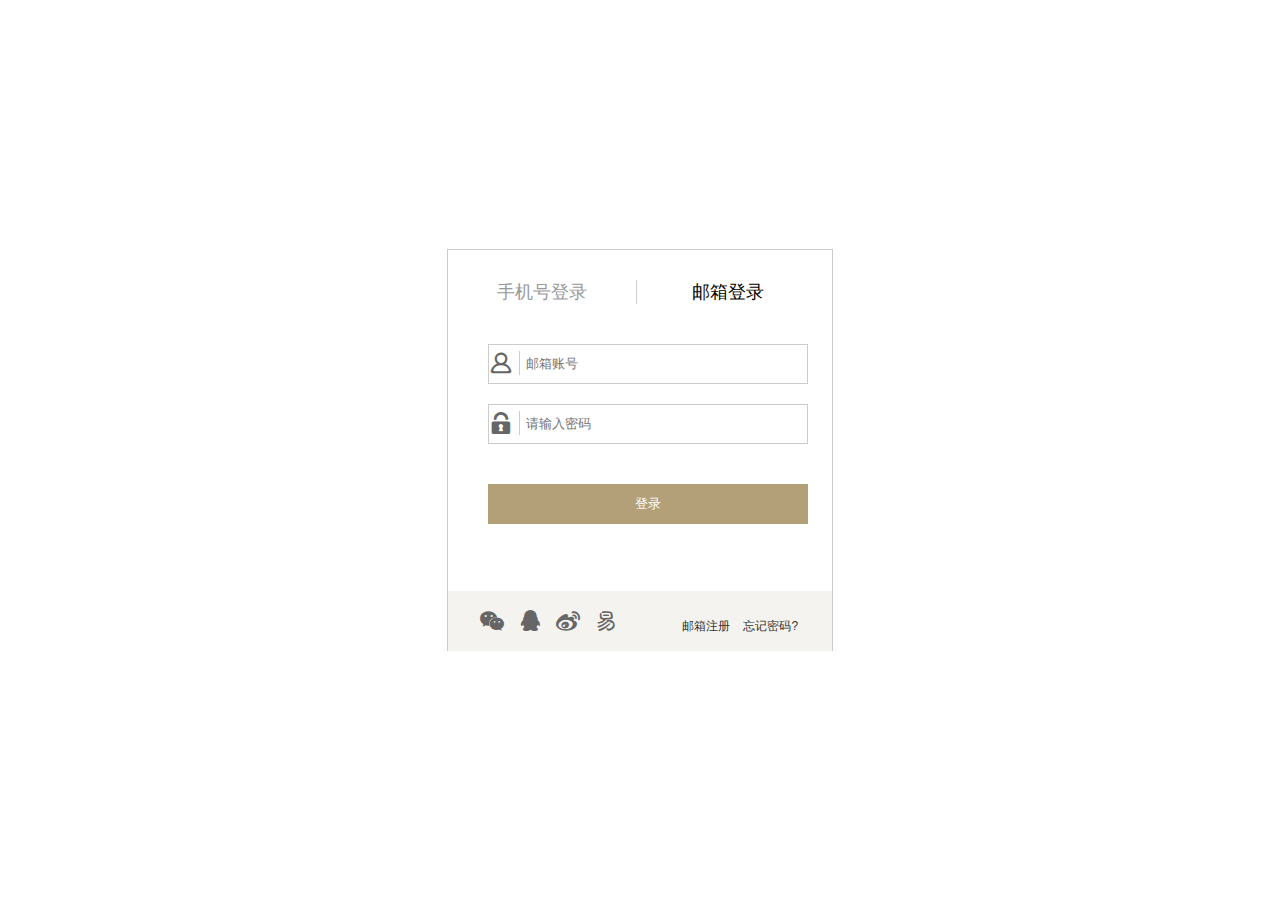
<file: email-login.html>
<!DOCTYPE html>
<html lang="en">
<head>
	<meta charset="UTF-8">
	<title>邮箱登录</title>
	<link rel="stylesheet" href="./css/common.css">
	<link rel="stylesheet" href="./css/email-login.css">
	<link rel="stylesheet" href="./iconfont/iconfont.css">
</head>
<body>
	<div class="login">
		<div class="wrapper">
			<div class="login-style">
				<ul>
					<li><a href="phone-login.html">手机号登录</a></li>
					<li>邮箱登录</li>
				</ul>
			</div>
			<div class="login-form">
				<form action="">
					<div class="user">
						<label for="iconfont">
							<i class="iconfont icon-Person myfont "></i></label>
						<input type="text" placeholder="邮箱账号">
					</div>
					
					<div class="passwd">
					<label for="iconfont">
						<i class="iconfont icon-lock myfont"></i></label>
					<input type="password" placeholder="请输入密码"><br>
					</div>
					<input type="submit" value="登录" class="submit">
				</form>

				
			</div>
		</div>
		<div class="login-footer">	
			<label for="iconfont"><i class="iconfont icon-iconfontweixin"></i></label>
			<label for="iconfont"><i class="iconfont icon-icon"></i></label>
			<label for="iconfont"><i class="iconfont icon-weibo"></i></label>
			<label for="iconfont"><i class="iconfont icon-wangyi0"></i></label>

			<a href="emailReg.html" class="youxiang">邮箱注册</a>
			<a href="#" class="forget">忘记密码?</a>
		</div>
	</div>
</body>
</html>
</file>
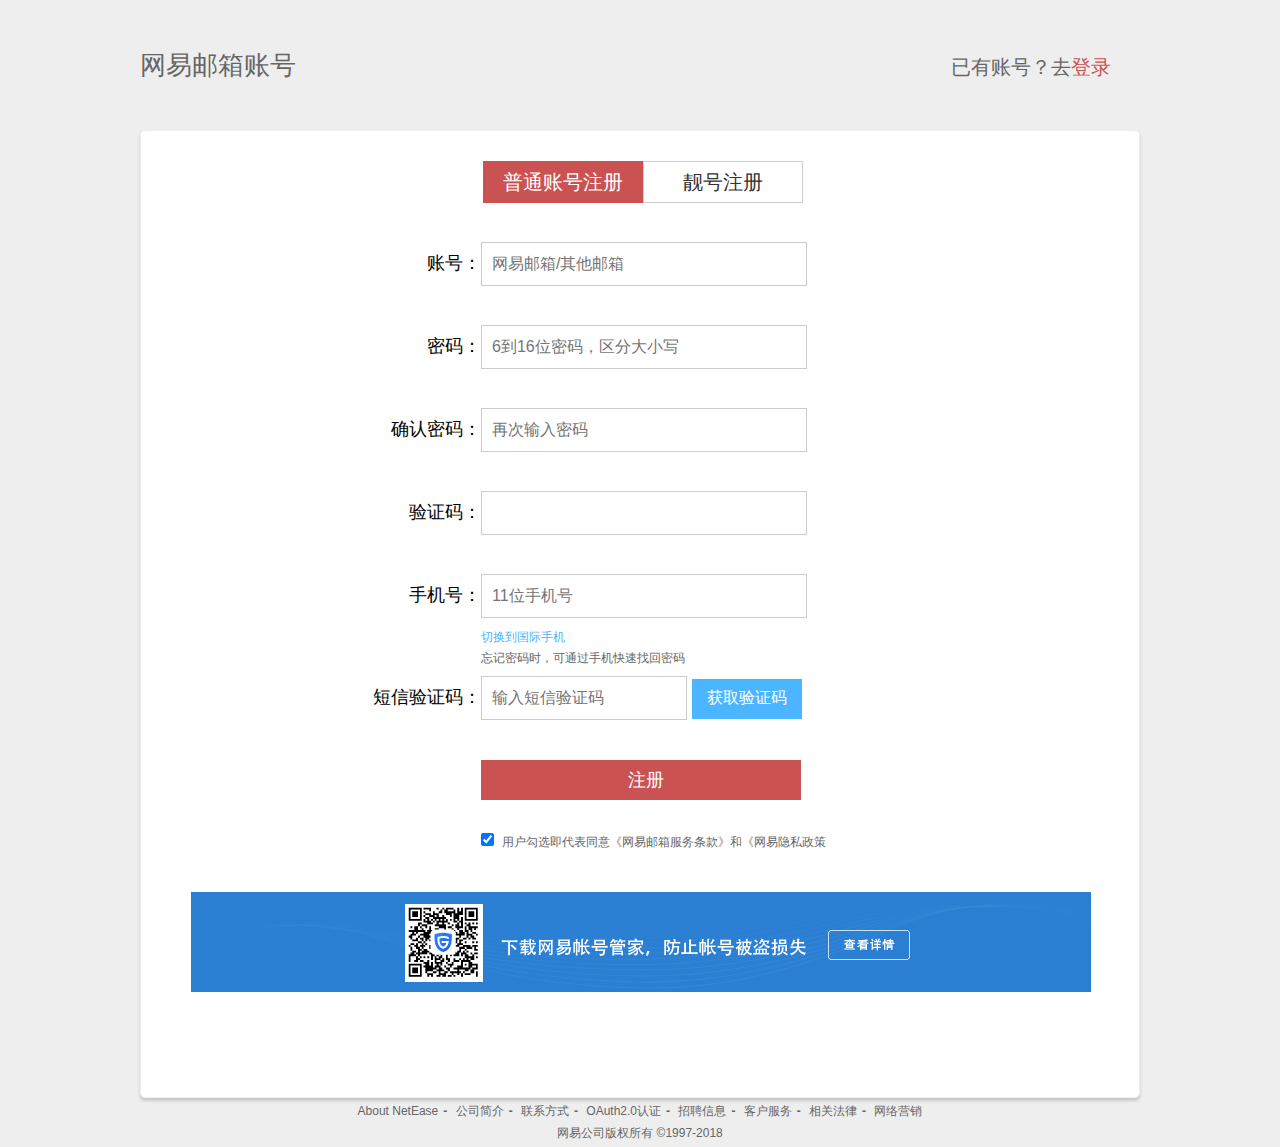
<file: emailReg.html>
<!DOCTYPE html>
<html lang="en">
<head>
	<meta charset="UTF-8">
	<title>邮箱注册</title>
	<link rel="stylesheet" href="./css/common.css">
	<link rel="stylesheet" href="./css/emailReg.css">
	<link rel="stylesheet" href="./iconfont/iconfont.css">
</head>
<body>
	<div class="emailReg">
		<div class="header">		
				<div class="wrap">
				<span>网易邮箱账号</span>
				<span class="go-login">已有账号？去<a href="email-login.html">登录</a></span>
				</div>
		</div>
		
		<div class="wrapper">
			<div class="nav">
				<ul>
					<li>普通账号注册</li>
					<li><a href="#">靓号注册</a></li>
				</ul>
			</div>
			<div class="form">
				<form action="">
					<div class="u-input first">
						<label for="u-account" class="u-label">账号：</label>
						<input type="text" class="useremail" placeholder="网易邮箱/其他邮箱">
					</div>
					<div class="u-input">
						<label for="u-passwd" class="u-label">密码：</label>
						<input type="password" class="passwd" placeholder="6到16位密码，区分大小写">
					</div>

					<div class="u-input">
						<label for="u-cofirmpasswd" class="u-label">确认密码：</label>
						<input type="password" class="cofirmpasswd" placeholder="再次输入密码">
					</div>
					<div class="u-input">
						<label for="u-yanzhengma" class="u-label">验证码：</label>
						<input type="text" class="yanzhengma"></div>

					<div class="u-input">
						<label for="u-phoneNo" class="u-label">手机号：</label>
						<input type="text" class="phoneNo" placeholder="11位手机号">
					</div>
					<span class="interPhone">切换到国际手机</span><br>
					<span class="kuaisu">忘记密码时，可通过手机快速找回密码</span><br>
					<div class="u-input">
						<label for="u-duanxinyzmz" class="u-label">短信验证码：</label>
						<input type="text" placeholder="输入短信验证码" class="duanxinyzm">
						<input type="button" value="获取验证码" class="yzmbtn">
					</div>

					<div class="u-input">
						<input type="submit" value="注册" class="submit">
					</div>

					<div class="u-input">
						<input type="checkbox" checked class="checkbox">
						<span class="userAgree">用户勾选即代表同意《网易邮箱服务条款》和《网易隐私政策</span>
					</div>
				</form>

				<div class="footer-img">
					<img src="./images/emailReg.png" alt="">
				</div>

			</div>
		</div>

		<div class="footer">
			
				<p>
					<a href="#">About NetEase</a><b>-</b>
					<a href="#">公司简介</a><b>-</b>
					<a href="#">联系方式</a><b>-</b>
					<a href="#">OAuth2.0认证</a><b>-</b>
					<a href="#">招聘信息</a><b>-</b>
					<a href="#">客户服务</a><b>-</b>
					<a href="#">相关法律</a><b>-</b>
					<a href="#">网络营销</a>
				</p>
				<p>网易公司版权所有 ©1997-2018</p>
			
		</div>
	</div>
</body>
</html>
</file>
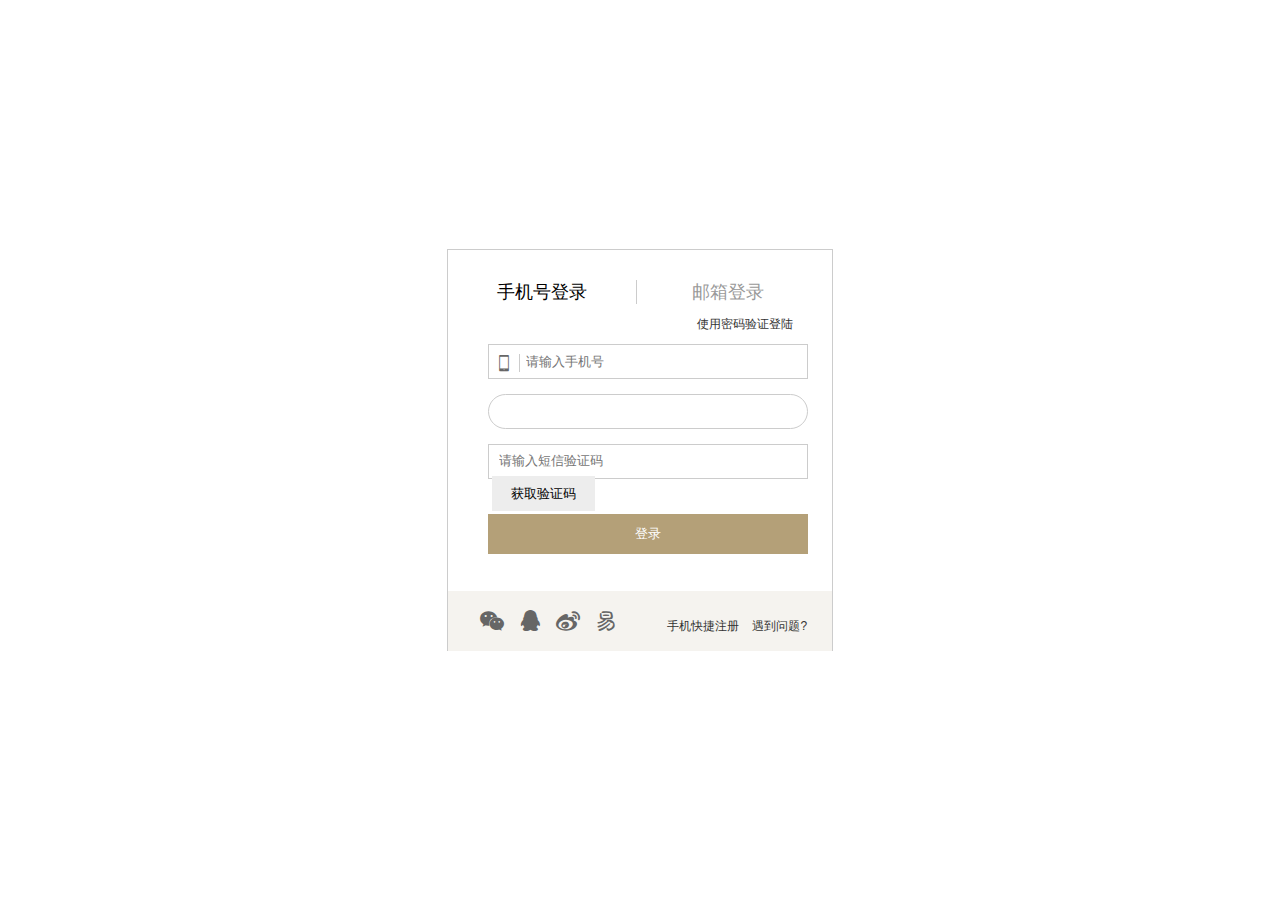
<file: phone-login.html>
<!DOCTYPE html>
<html lang="en">
<head>
	<meta charset="UTF-8">
	<title>手机短信登录</title>
	<link rel="stylesheet" href="./css/common.css">
	<link rel="stylesheet" href="./css/phone-login.css">
	<link rel="stylesheet" href="./iconfont/iconfont.css">
</head>
<body>
	<div class="login">
		<div class="wrapper">
			<div class="login-style">
				<ul>
					<li>手机号登录</li>
					<li><a href="email-login.html">邮箱登录</a></li>
				</ul>
			</div>
			<div class="usepass"><a href="phoneLogin2.html">使用密码验证登陆</a></div>

			<div class="login-form">
				<form action="">
					<div class="userphone">
						<label for="iconfont">
							<i class="iconfont icon-iphone myfont "></i></label>
						<input type="text" placeholder="请输入手机号" class="in-userphone">
					</div>
					<div class="duanxinYzm">
						
					</div>
					<div class="yzm">
					<input type="text" placeholder="请输入短信验证码" class="in-yzm">
					<input type="button" value="获取验证码" class="getYzm">
					</div>
					<input type="submit" value="登录" class="submit">
				</form>

				
			</div>
		</div>
		<div class="login-footer">	
			<label for="iconfont"><i class="iconfont icon-iconfontweixin"></i></label>
			<label for="iconfont"><i class="iconfont icon-icon"></i></label>
			<label for="iconfont"><i class="iconfont icon-weibo"></i></label>
			<label for="iconfont"><i class="iconfont icon-wangyi0"></i></label>

			<a href="phoneReg.html" class="phoneReg">手机快捷注册</a>
			<a href="#" class="forget">遇到问题?</a>
		</div>
	</div>
</body>
</html>
</file>
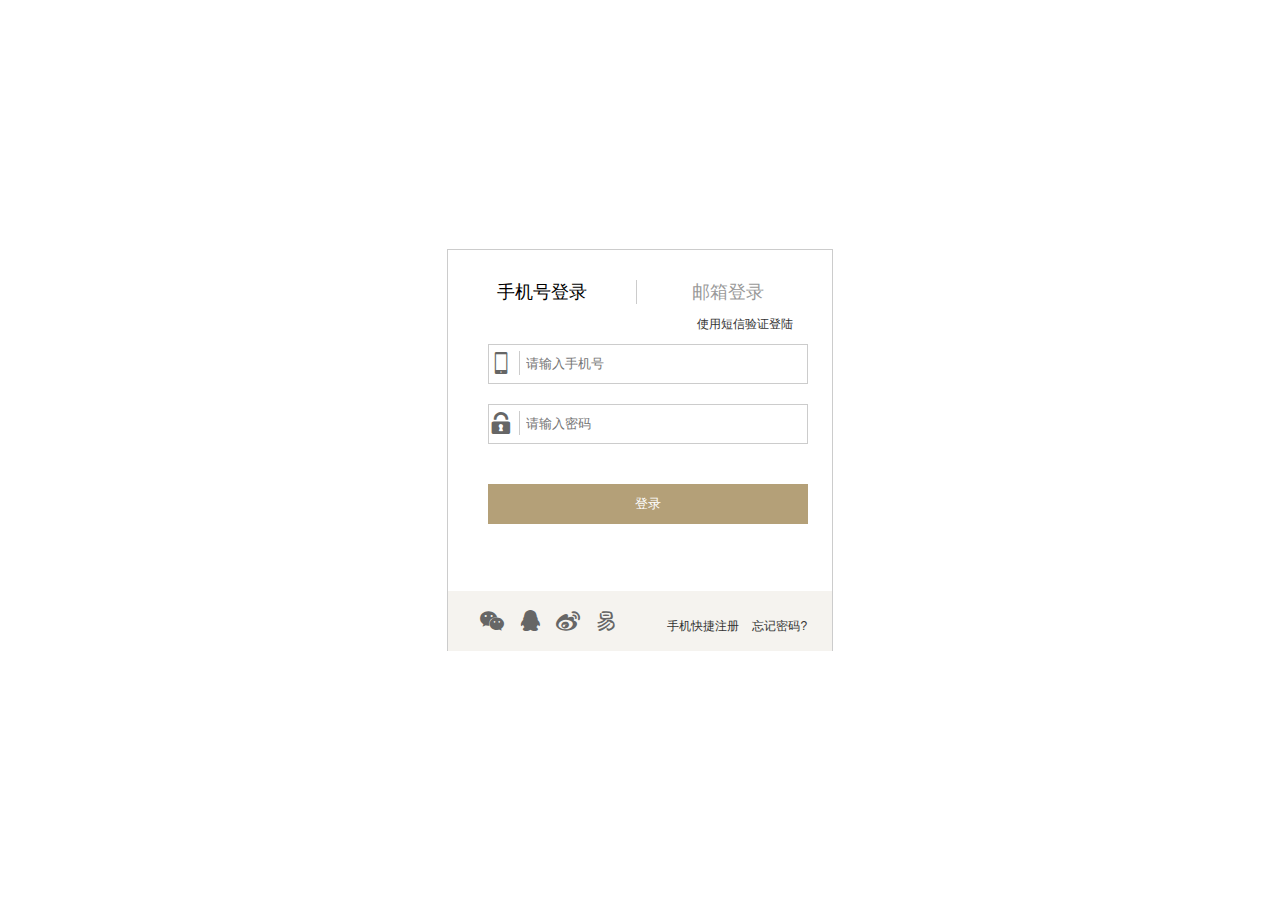
<file: phoneLogin2.html>
<!DOCTYPE html>
<html lang="en">
<head>
	<meta charset="UTF-8">
	<title>手机密码登录</title>
	<link rel="stylesheet" href="./css/common.css">
	<link rel="stylesheet" href="./css/phoneLogin2.css">
	<link rel="stylesheet" href="./iconfont/iconfont.css">
</head>
<body>
	<div class="login">
		<div class="wrapper">
			<div class="login-style">
				<ul>
					<li>手机号登录</li>
					<li><a href="email-login.html">邮箱登录</a></li>
				</ul>
			</div>
			<div class="useYzm"><a href="phone-login.html">使用短信验证登陆</a></div>
			<div class="login-form">
				<form action="">
					<div class="user">
						<label for="iconfont">
							<i class="iconfont icon-iphone myfont "></i></label>
						<input type="text" placeholder="请输入手机号">
					</div>
					
					<div class="passwd">
					<label for="iconfont">
						<i class="iconfont icon-lock myfont"></i></label>
					<input type="password" placeholder="请输入密码"><br>
					</div>
					<input type="submit" value="登录" class="submit">
				</form>

				
			</div>
		</div>
		<div class="login-footer">	
			<label for="iconfont"><i class="iconfont icon-iconfontweixin"></i></label>
			<label for="iconfont"><i class="iconfont icon-icon"></i></label>
			<label for="iconfont"><i class="iconfont icon-weibo"></i></label>
			<label for="iconfont"><i class="iconfont icon-wangyi0"></i></label>

			<a href="emailReg.html" class="youxiang">手机快捷注册</a>
			<a href="#" class="forget">忘记密码?</a>
		</div>
	</div>
</body>
</html>
</file>
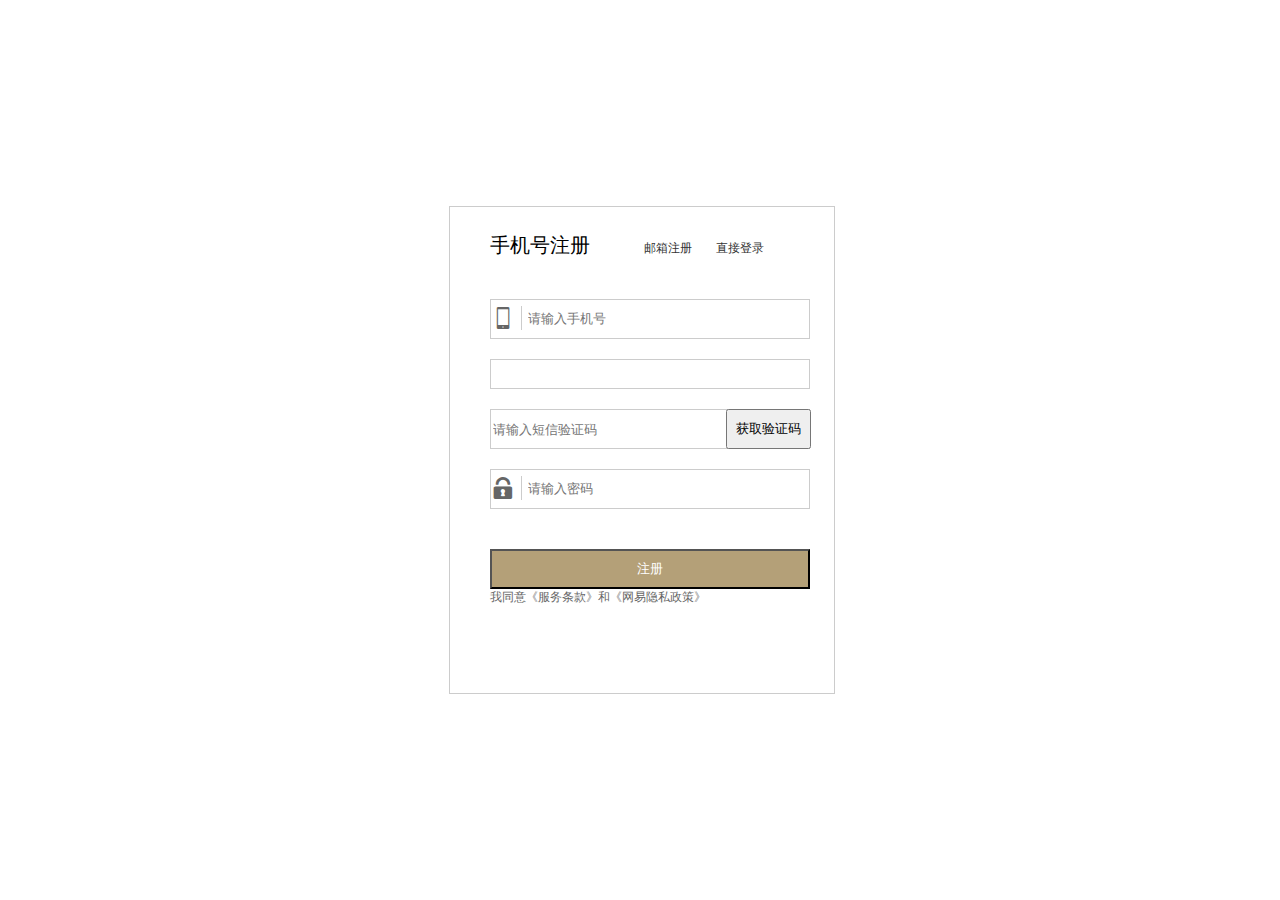
<file: phoneReg.html>
<!DOCTYPE html>
<html lang="en">
<head>
	<meta charset="UTF-8">
	<title>手机号注册</title>
	<link rel="stylesheet" href="./css/common.css">
	<link rel="stylesheet" href="./css/phoneReg.css">
	<link rel="stylesheet" href="./iconfont/iconfont.css">
</head>
<body>
	<div class="reg">
		<div class="wrapper">
			<div class="reg-header">
				<span>手机号注册</span>
				<a href="emailReg.html" class="emailReg">邮箱注册</a>
				<a href="email-login.html" class="choose-login">直接登录</a>

			</div>
			<div class="reg-form">
				
				<form action="">
					<div class="phone">
						<label for="iconfont">
							<i class="iconfont icon-iphone myfont "></i></label>
						<input type="text" placeholder="请输入手机号" class="iphone">
					</div>
					<div class="huakuai">
						<!-- 滑块位置 -->
					</div>
					<div class="yanzhengma">
						<input type="text" placeholder="请输入短信验证码" class="yanzhengma2">
						<input type="button" class="yzm-but" value="获取验证码">
					</div>
					


					<div class="passwd">
					<label for="iconfont">
						<i class="iconfont icon-lock myfont"></i></label>
					<input type="password" placeholder="请输入密码" class="passwd2"><br>
					</div>
					<input type="submit" value="注册" class="submit">
					<p>我同意《服务条款》和《网易隐私政策》</p>
				</form>
			</div>
		</div>

	</div>
</body>
</html>
</file>
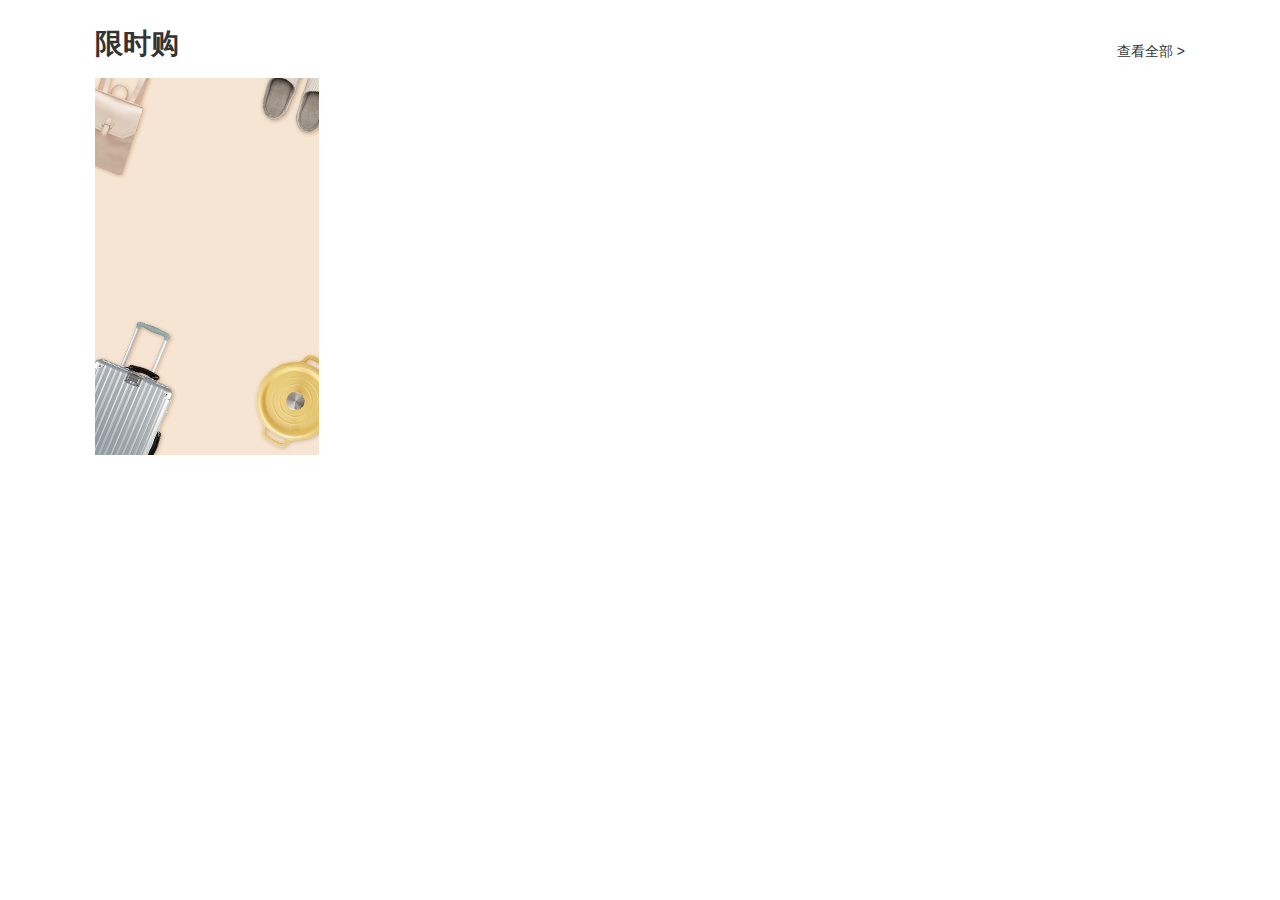
<file: xsg.html>
<!DOCTYPE html>
<html lang="en">
<head>
	<meta charset="UTF-8">
	<title>限时购</title>
	<link rel="stylesheet" href="./css/common.css">
	<link rel="stylesheet" href="./css/xsg.css">
</head>
<body>
	<div class="xsg">
		<div class="wrap">
			<div class="xsg-hd">
				<div class="f-left">
					<a href="#"><h3>限时购</h3></a>
				</div>
				<div class="f-right">
					<a href="#" class="moreItems">查看全部 ></a>
				</div>
			</div>
			<div class="xsg-bd">
				<div class="m-left">
				</div>
				<div class="m-right">
					<ul>
						<li></li>
						<li></li>
						<li></li>
						<li></li>
					</ul>
				</div>

			</div>

		</div>
	</div>
</body>
</html>
</file>
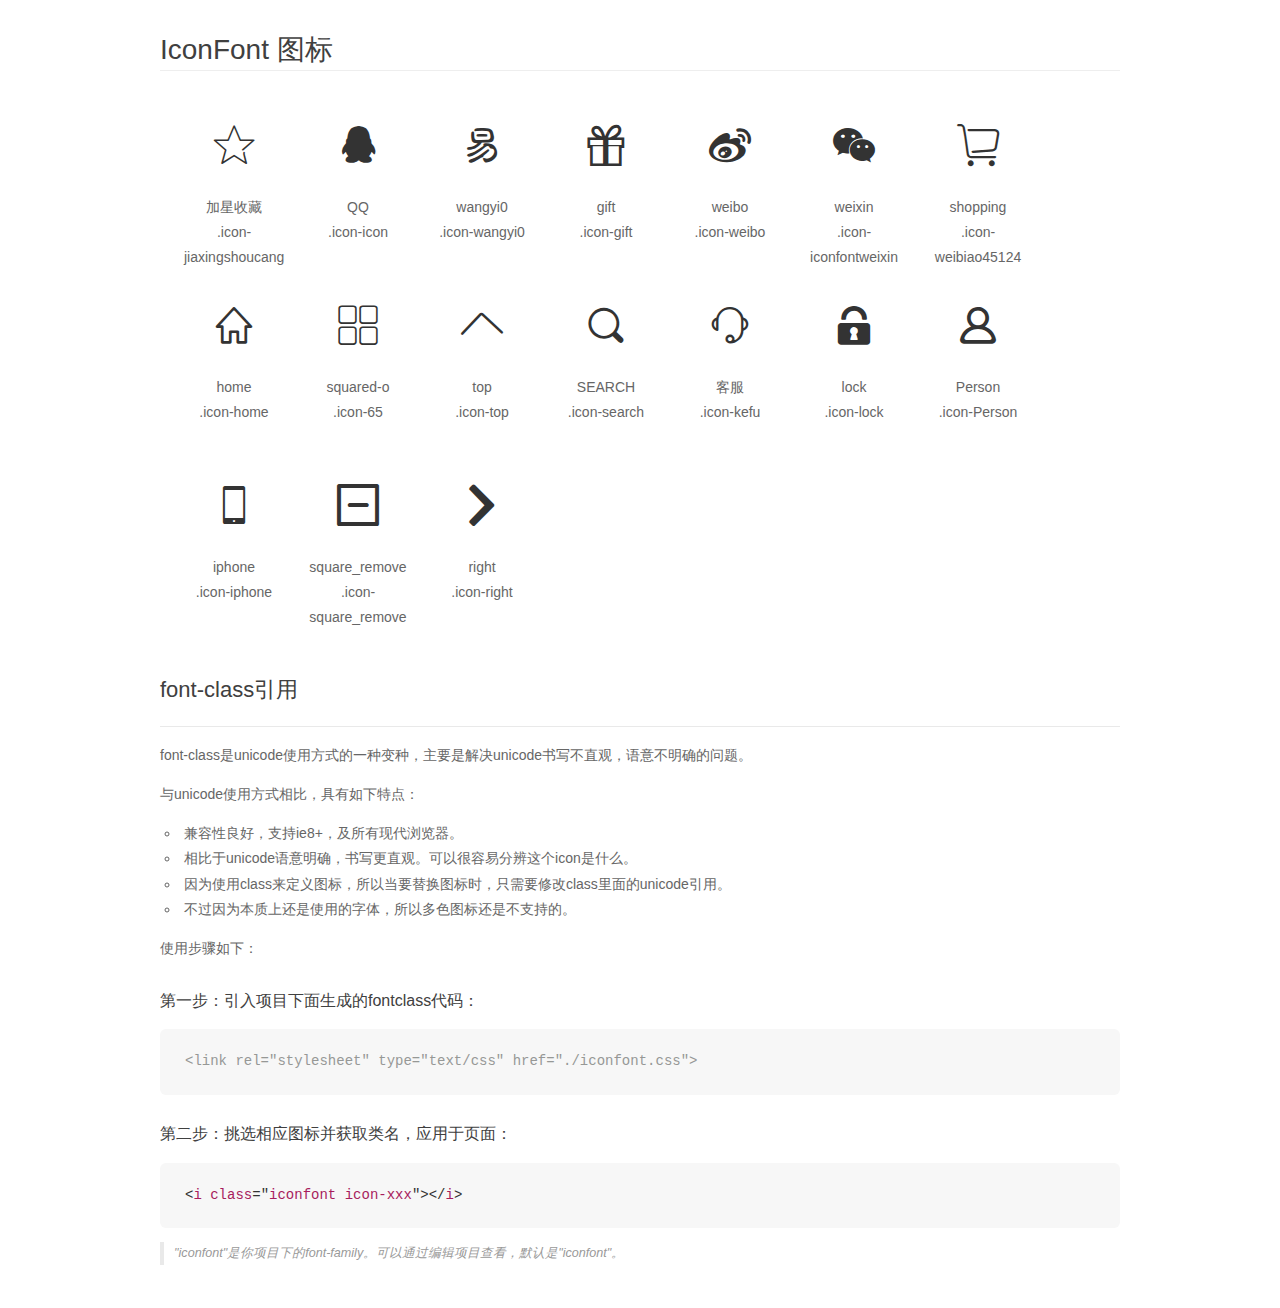
<file: iconfont/demo_fontclass.html>
<!DOCTYPE html>
<html>
<head>
    <meta charset="utf-8"/>
    <title>IconFont</title>
    <link rel="stylesheet" href="demo.css">
    <link rel="stylesheet" href="iconfont.css">
</head>
<body>
    <div class="main markdown">
        <h1>IconFont 图标</h1>
        <ul class="icon_lists clear">
            
                <li>
                <i class="icon iconfont icon-jiaxingshoucang"></i>
                    <div class="name">加星收藏</div>
                    <div class="fontclass">.icon-jiaxingshoucang</div>
                </li>
            
                <li>
                <i class="icon iconfont icon-icon"></i>
                    <div class="name">QQ</div>
                    <div class="fontclass">.icon-icon</div>
                </li>
            
                <li>
                <i class="icon iconfont icon-wangyi0"></i>
                    <div class="name">wangyi0</div>
                    <div class="fontclass">.icon-wangyi0</div>
                </li>
            
                <li>
                <i class="icon iconfont icon-gift"></i>
                    <div class="name">gift</div>
                    <div class="fontclass">.icon-gift</div>
                </li>
            
                <li>
                <i class="icon iconfont icon-weibo"></i>
                    <div class="name">weibo</div>
                    <div class="fontclass">.icon-weibo</div>
                </li>
            
                <li>
                <i class="icon iconfont icon-iconfontweixin"></i>
                    <div class="name">weixin</div>
                    <div class="fontclass">.icon-iconfontweixin</div>
                </li>
            
                <li>
                <i class="icon iconfont icon-weibiao45124"></i>
                    <div class="name">shopping</div>
                    <div class="fontclass">.icon-weibiao45124</div>
                </li>
            
                <li>
                <i class="icon iconfont icon-home"></i>
                    <div class="name">home</div>
                    <div class="fontclass">.icon-home</div>
                </li>
            
                <li>
                <i class="icon iconfont icon-65"></i>
                    <div class="name">squared-o</div>
                    <div class="fontclass">.icon-65</div>
                </li>
            
                <li>
                <i class="icon iconfont icon-top"></i>
                    <div class="name">top</div>
                    <div class="fontclass">.icon-top</div>
                </li>
            
                <li>
                <i class="icon iconfont icon-search"></i>
                    <div class="name">SEARCH</div>
                    <div class="fontclass">.icon-search</div>
                </li>
            
                <li>
                <i class="icon iconfont icon-kefu"></i>
                    <div class="name">客服</div>
                    <div class="fontclass">.icon-kefu</div>
                </li>
            
                <li>
                <i class="icon iconfont icon-lock"></i>
                    <div class="name">lock</div>
                    <div class="fontclass">.icon-lock</div>
                </li>
            
                <li>
                <i class="icon iconfont icon-Person"></i>
                    <div class="name">Person</div>
                    <div class="fontclass">.icon-Person</div>
                </li>
            
                <li>
                <i class="icon iconfont icon-iphone"></i>
                    <div class="name">iphone</div>
                    <div class="fontclass">.icon-iphone</div>
                </li>
            
                <li>
                <i class="icon iconfont icon-square_remove"></i>
                    <div class="name">square_remove</div>
                    <div class="fontclass">.icon-square_remove</div>
                </li>
            
                <li>
                <i class="icon iconfont icon-right"></i>
                    <div class="name">right</div>
                    <div class="fontclass">.icon-right</div>
                </li>
            
        </ul>

        <h2 id="font-class-">font-class引用</h2>
        <hr>

        <p>font-class是unicode使用方式的一种变种，主要是解决unicode书写不直观，语意不明确的问题。</p>
        <p>与unicode使用方式相比，具有如下特点：</p>
        <ul>
        <li>兼容性良好，支持ie8+，及所有现代浏览器。</li>
        <li>相比于unicode语意明确，书写更直观。可以很容易分辨这个icon是什么。</li>
        <li>因为使用class来定义图标，所以当要替换图标时，只需要修改class里面的unicode引用。</li>
        <li>不过因为本质上还是使用的字体，所以多色图标还是不支持的。</li>
        </ul>
        <p>使用步骤如下：</p>
        <h3 id="-fontclass-">第一步：引入项目下面生成的fontclass代码：</h3>


        <pre><code class="lang-js hljs javascript"><span class="hljs-comment">&lt;link rel="stylesheet" type="text/css" href="./iconfont.css"&gt;</span></code></pre>
        <h3 id="-">第二步：挑选相应图标并获取类名，应用于页面：</h3>
        <pre><code class="lang-css hljs">&lt;<span class="hljs-selector-tag">i</span> <span class="hljs-selector-tag">class</span>="<span class="hljs-selector-tag">iconfont</span> <span class="hljs-selector-tag">icon-xxx</span>"&gt;&lt;/<span class="hljs-selector-tag">i</span>&gt;</code></pre>
        <blockquote>
        <p>"iconfont"是你项目下的font-family。可以通过编辑项目查看，默认是"iconfont"。</p>
        </blockquote>
    </div>
</body>
</html>
</file>
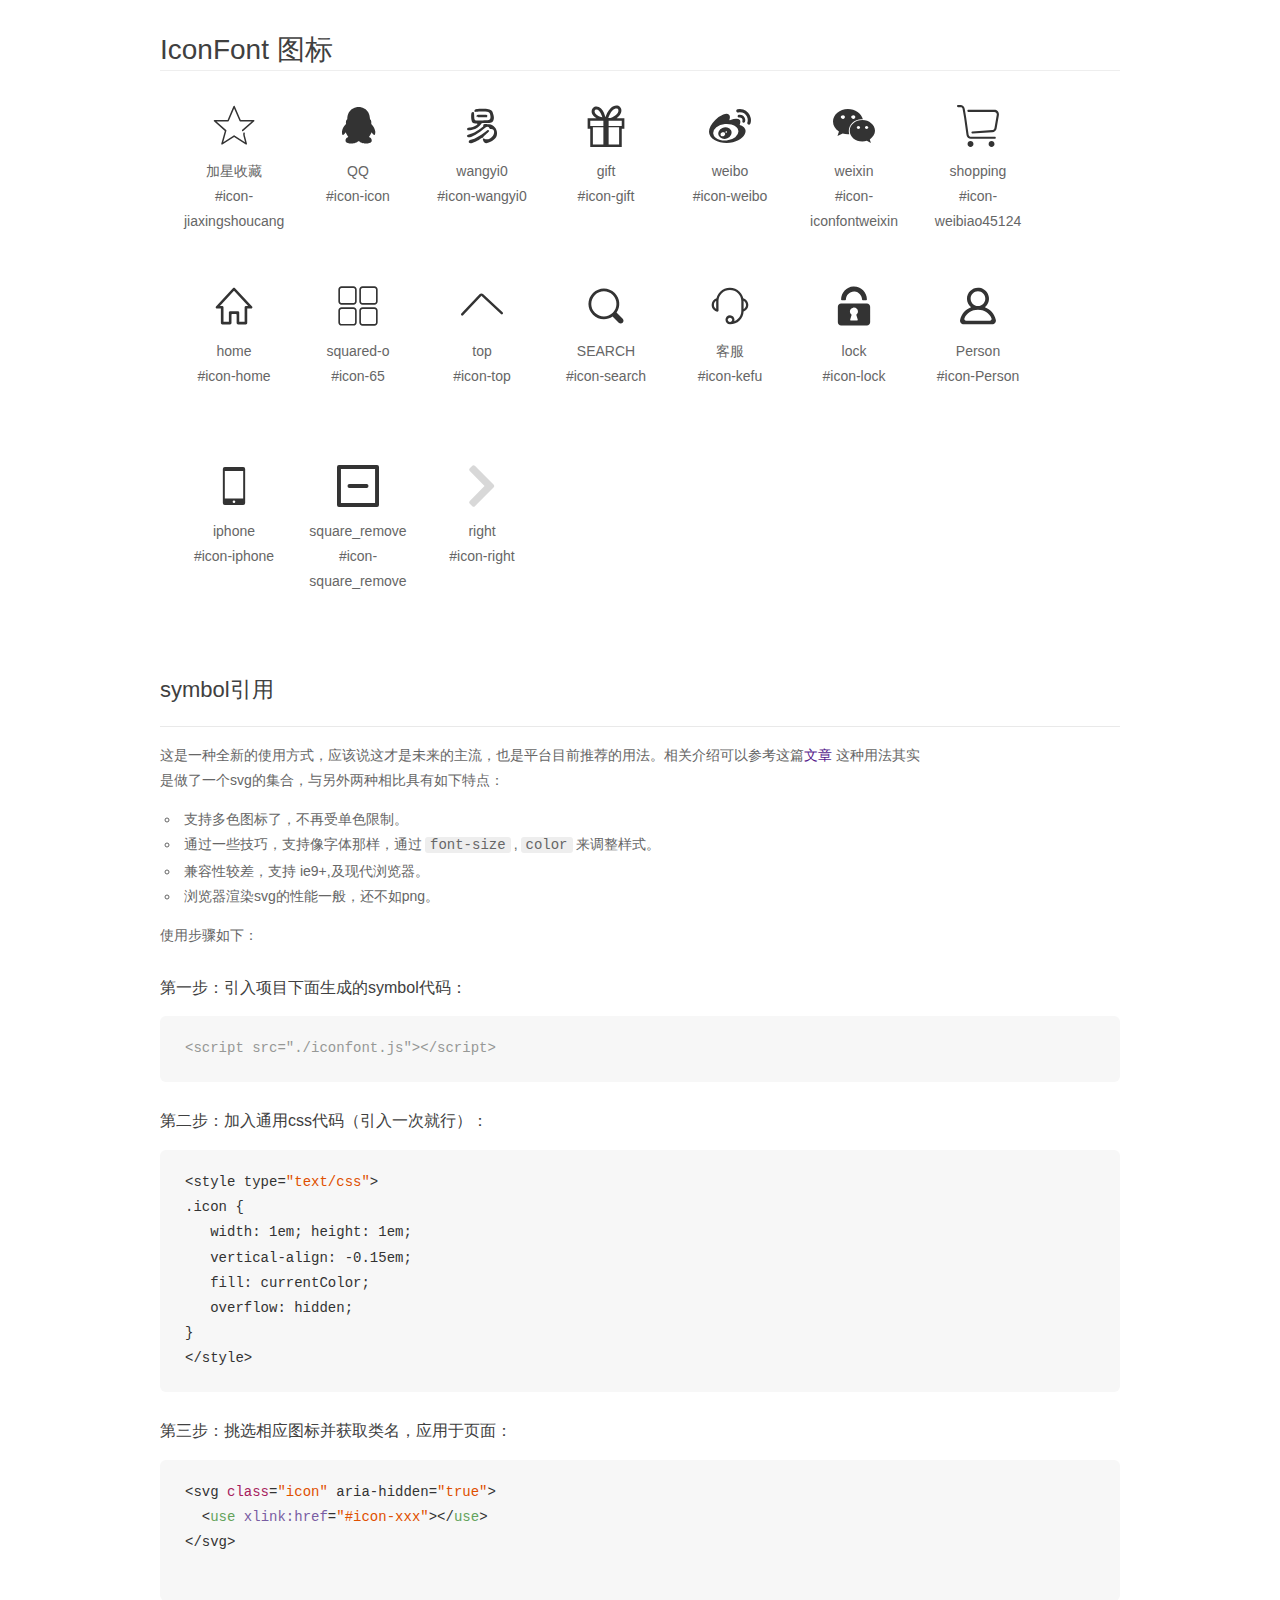
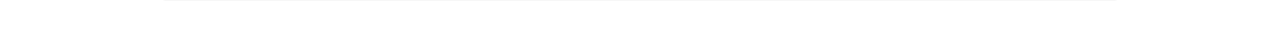
<file: iconfont/demo_symbol.html>
<!DOCTYPE html>
<html>
<head>
    <meta charset="utf-8"/>
    <title>IconFont</title>
    <link rel="stylesheet" href="demo.css">
    <script src="iconfont.js"></script>

    <style type="text/css">
        .icon {
          /* 通过设置 font-size 来改变图标大小 */
          width: 1em; height: 1em;
          /* 图标和文字相邻时，垂直对齐 */
          vertical-align: -0.15em;
          /* 通过设置 color 来改变 SVG 的颜色/fill */
          fill: currentColor;
          /* path 和 stroke 溢出 viewBox 部分在 IE 下会显示
             normalize.css 中也包含这行 */
          overflow: hidden;
        }

    </style>
</head>
<body>
    <div class="main markdown">
        <h1>IconFont 图标</h1>
        <ul class="icon_lists clear">
            
                <li>
                    <svg class="icon" aria-hidden="true">
                        <use xlink:href="#icon-jiaxingshoucang"></use>
                    </svg>
                    <div class="name">加星收藏</div>
                    <div class="fontclass">#icon-jiaxingshoucang</div>
                </li>
            
                <li>
                    <svg class="icon" aria-hidden="true">
                        <use xlink:href="#icon-icon"></use>
                    </svg>
                    <div class="name">QQ</div>
                    <div class="fontclass">#icon-icon</div>
                </li>
            
                <li>
                    <svg class="icon" aria-hidden="true">
                        <use xlink:href="#icon-wangyi0"></use>
                    </svg>
                    <div class="name">wangyi0</div>
                    <div class="fontclass">#icon-wangyi0</div>
                </li>
            
                <li>
                    <svg class="icon" aria-hidden="true">
                        <use xlink:href="#icon-gift"></use>
                    </svg>
                    <div class="name">gift</div>
                    <div class="fontclass">#icon-gift</div>
                </li>
            
                <li>
                    <svg class="icon" aria-hidden="true">
                        <use xlink:href="#icon-weibo"></use>
                    </svg>
                    <div class="name">weibo</div>
                    <div class="fontclass">#icon-weibo</div>
                </li>
            
                <li>
                    <svg class="icon" aria-hidden="true">
                        <use xlink:href="#icon-iconfontweixin"></use>
                    </svg>
                    <div class="name">weixin</div>
                    <div class="fontclass">#icon-iconfontweixin</div>
                </li>
            
                <li>
                    <svg class="icon" aria-hidden="true">
                        <use xlink:href="#icon-weibiao45124"></use>
                    </svg>
                    <div class="name">shopping</div>
                    <div class="fontclass">#icon-weibiao45124</div>
                </li>
            
                <li>
                    <svg class="icon" aria-hidden="true">
                        <use xlink:href="#icon-home"></use>
                    </svg>
                    <div class="name">home</div>
                    <div class="fontclass">#icon-home</div>
                </li>
            
                <li>
                    <svg class="icon" aria-hidden="true">
                        <use xlink:href="#icon-65"></use>
                    </svg>
                    <div class="name">squared-o</div>
                    <div class="fontclass">#icon-65</div>
                </li>
            
                <li>
                    <svg class="icon" aria-hidden="true">
                        <use xlink:href="#icon-top"></use>
                    </svg>
                    <div class="name">top</div>
                    <div class="fontclass">#icon-top</div>
                </li>
            
                <li>
                    <svg class="icon" aria-hidden="true">
                        <use xlink:href="#icon-search"></use>
                    </svg>
                    <div class="name">SEARCH</div>
                    <div class="fontclass">#icon-search</div>
                </li>
            
                <li>
                    <svg class="icon" aria-hidden="true">
                        <use xlink:href="#icon-kefu"></use>
                    </svg>
                    <div class="name">客服</div>
                    <div class="fontclass">#icon-kefu</div>
                </li>
            
                <li>
                    <svg class="icon" aria-hidden="true">
                        <use xlink:href="#icon-lock"></use>
                    </svg>
                    <div class="name">lock</div>
                    <div class="fontclass">#icon-lock</div>
                </li>
            
                <li>
                    <svg class="icon" aria-hidden="true">
                        <use xlink:href="#icon-Person"></use>
                    </svg>
                    <div class="name">Person</div>
                    <div class="fontclass">#icon-Person</div>
                </li>
            
                <li>
                    <svg class="icon" aria-hidden="true">
                        <use xlink:href="#icon-iphone"></use>
                    </svg>
                    <div class="name">iphone</div>
                    <div class="fontclass">#icon-iphone</div>
                </li>
            
                <li>
                    <svg class="icon" aria-hidden="true">
                        <use xlink:href="#icon-square_remove"></use>
                    </svg>
                    <div class="name">square_remove</div>
                    <div class="fontclass">#icon-square_remove</div>
                </li>
            
                <li>
                    <svg class="icon" aria-hidden="true">
                        <use xlink:href="#icon-right"></use>
                    </svg>
                    <div class="name">right</div>
                    <div class="fontclass">#icon-right</div>
                </li>
            
        </ul>


        <h2 id="symbol-">symbol引用</h2>
        <hr>

        <p>这是一种全新的使用方式，应该说这才是未来的主流，也是平台目前推荐的用法。相关介绍可以参考这篇<a href="">文章</a>
        这种用法其实是做了一个svg的集合，与另外两种相比具有如下特点：</p>
        <ul>
          <li>支持多色图标了，不再受单色限制。</li>
          <li>通过一些技巧，支持像字体那样，通过<code>font-size</code>,<code>color</code>来调整样式。</li>
          <li>兼容性较差，支持 ie9+,及现代浏览器。</li>
          <li>浏览器渲染svg的性能一般，还不如png。</li>
        </ul>
        <p>使用步骤如下：</p>
        <h3 id="-symbol-">第一步：引入项目下面生成的symbol代码：</h3>
        <pre><code class="lang-js hljs javascript"><span class="hljs-comment">&lt;script src="./iconfont.js"&gt;&lt;/script&gt;</span></code></pre>
        <h3 id="-css-">第二步：加入通用css代码（引入一次就行）：</h3>
        <pre><code class="lang-js hljs javascript">&lt;style type=<span class="hljs-string">"text/css"</span>&gt;
.icon {
   width: <span class="hljs-number">1</span>em; height: <span class="hljs-number">1</span>em;
   vertical-align: <span class="hljs-number">-0.15</span>em;
   fill: currentColor;
   overflow: hidden;
}
&lt;<span class="hljs-regexp">/style&gt;</span></code></pre>
        <h3 id="-">第三步：挑选相应图标并获取类名，应用于页面：</h3>
        <pre><code class="lang-js hljs javascript">&lt;svg <span class="hljs-class"><span class="hljs-keyword">class</span></span>=<span class="hljs-string">"icon"</span> aria-hidden=<span class="hljs-string">"true"</span>&gt;<span class="xml"><span class="hljs-tag">
  &lt;<span class="hljs-name">use</span> <span class="hljs-attr">xlink:href</span>=<span class="hljs-string">"#icon-xxx"</span>&gt;</span><span class="hljs-tag">&lt;/<span class="hljs-name">use</span>&gt;</span>
</span>&lt;<span class="hljs-regexp">/svg&gt;
        </span></code></pre>
    </div>
</body>
</html>
</file>
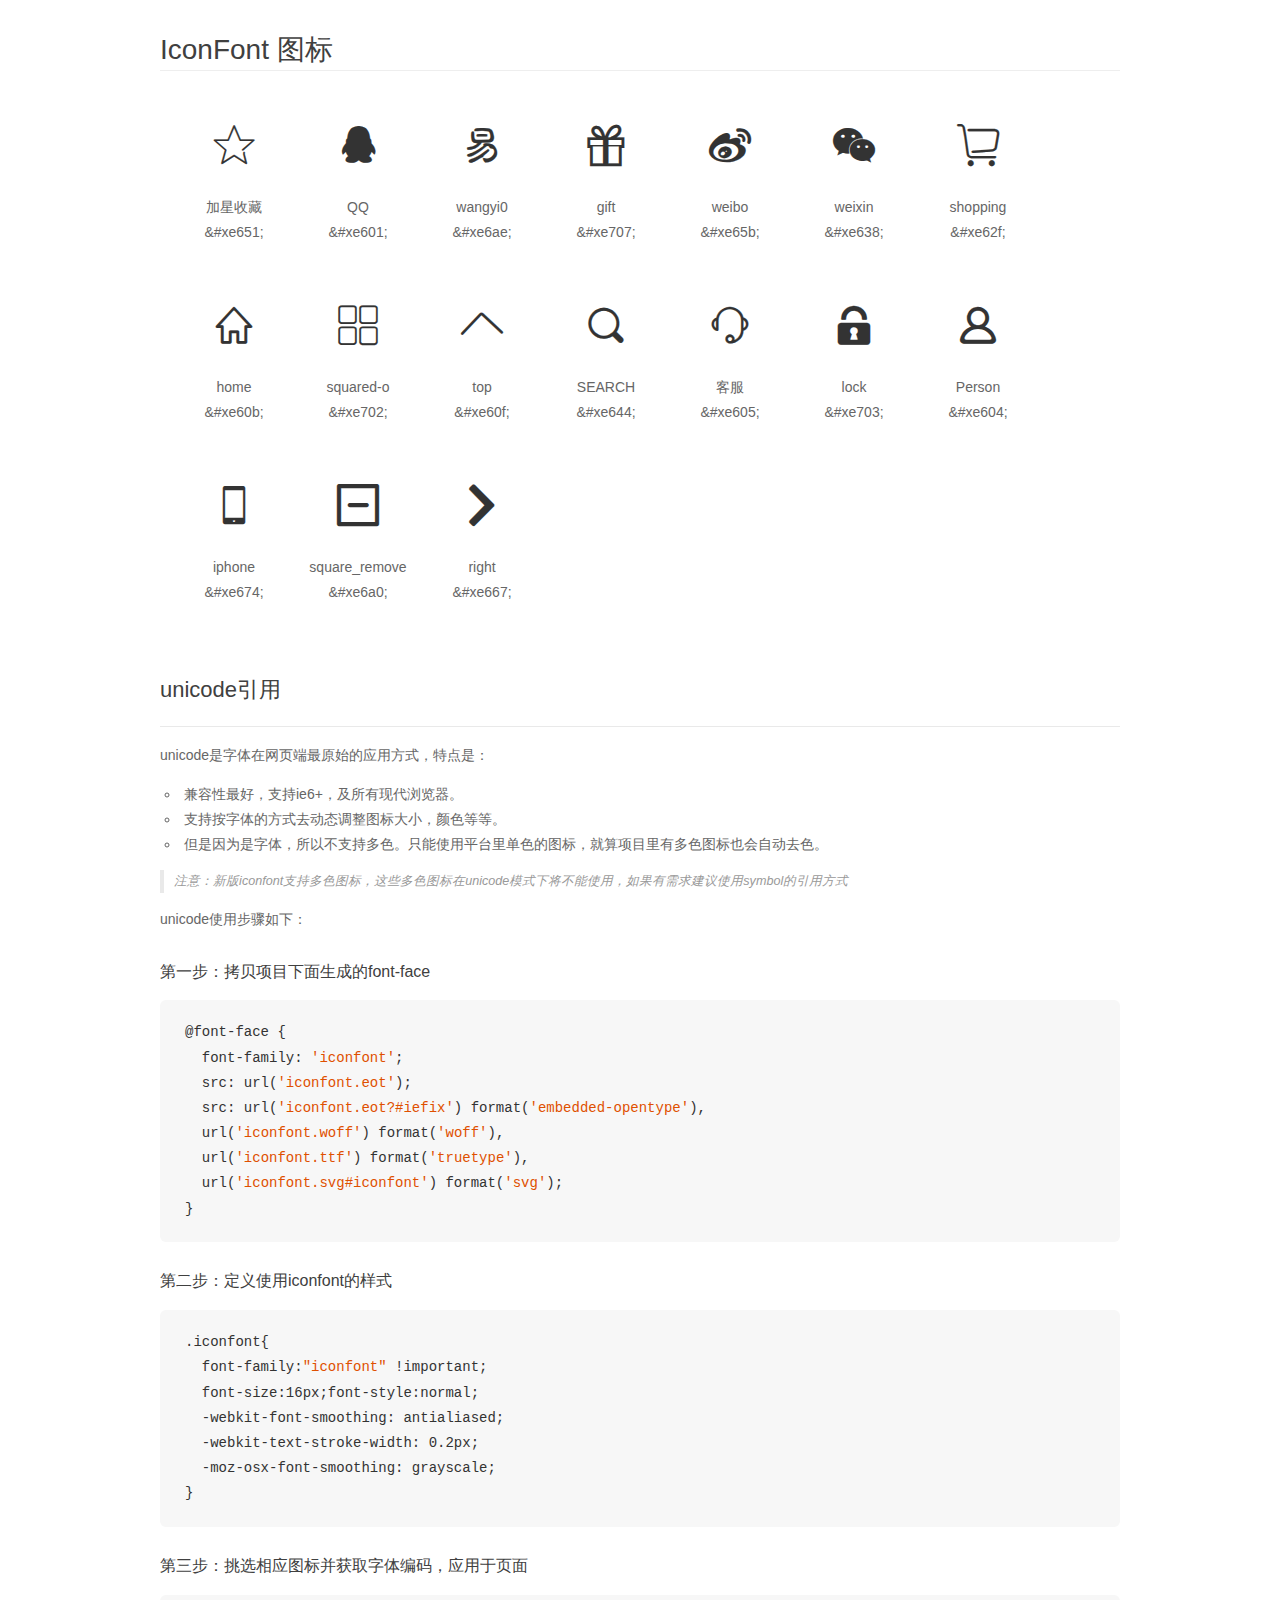
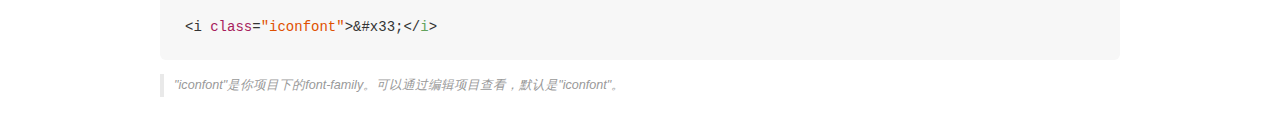
<file: iconfont/demo_unicode.html>
<!DOCTYPE html>
<html>
<head>
    <meta charset="utf-8"/>
    <title>IconFont</title>
    <link rel="stylesheet" href="demo.css">

    <style type="text/css">

        @font-face {font-family: "iconfont";
          src: url('iconfont.eot'); /* IE9*/
          src: url('iconfont.eot#iefix') format('embedded-opentype'), /* IE6-IE8 */
          url('iconfont.woff') format('woff'), /* chrome, firefox */
          url('iconfont.ttf') format('truetype'), /* chrome, firefox, opera, Safari, Android, iOS 4.2+*/
          url('iconfont.svg#iconfont') format('svg'); /* iOS 4.1- */
        }

        .iconfont {
          font-family:"iconfont" !important;
          font-size:16px;
          font-style:normal;
          -webkit-font-smoothing: antialiased;
          -webkit-text-stroke-width: 0.2px;
          -moz-osx-font-smoothing: grayscale;
        }

    </style>
</head>
<body>
    <div class="main markdown">
        <h1>IconFont 图标</h1>
        <ul class="icon_lists clear">
            
                <li>
                <i class="icon iconfont">&#xe651;</i>
                    <div class="name">加星收藏</div>
                    <div class="code">&amp;#xe651;</div>
                </li>
            
                <li>
                <i class="icon iconfont">&#xe601;</i>
                    <div class="name">QQ</div>
                    <div class="code">&amp;#xe601;</div>
                </li>
            
                <li>
                <i class="icon iconfont">&#xe6ae;</i>
                    <div class="name">wangyi0</div>
                    <div class="code">&amp;#xe6ae;</div>
                </li>
            
                <li>
                <i class="icon iconfont">&#xe707;</i>
                    <div class="name">gift</div>
                    <div class="code">&amp;#xe707;</div>
                </li>
            
                <li>
                <i class="icon iconfont">&#xe65b;</i>
                    <div class="name">weibo</div>
                    <div class="code">&amp;#xe65b;</div>
                </li>
            
                <li>
                <i class="icon iconfont">&#xe638;</i>
                    <div class="name">weixin</div>
                    <div class="code">&amp;#xe638;</div>
                </li>
            
                <li>
                <i class="icon iconfont">&#xe62f;</i>
                    <div class="name">shopping</div>
                    <div class="code">&amp;#xe62f;</div>
                </li>
            
                <li>
                <i class="icon iconfont">&#xe60b;</i>
                    <div class="name">home</div>
                    <div class="code">&amp;#xe60b;</div>
                </li>
            
                <li>
                <i class="icon iconfont">&#xe702;</i>
                    <div class="name">squared-o</div>
                    <div class="code">&amp;#xe702;</div>
                </li>
            
                <li>
                <i class="icon iconfont">&#xe60f;</i>
                    <div class="name">top</div>
                    <div class="code">&amp;#xe60f;</div>
                </li>
            
                <li>
                <i class="icon iconfont">&#xe644;</i>
                    <div class="name">SEARCH</div>
                    <div class="code">&amp;#xe644;</div>
                </li>
            
                <li>
                <i class="icon iconfont">&#xe605;</i>
                    <div class="name">客服</div>
                    <div class="code">&amp;#xe605;</div>
                </li>
            
                <li>
                <i class="icon iconfont">&#xe703;</i>
                    <div class="name">lock</div>
                    <div class="code">&amp;#xe703;</div>
                </li>
            
                <li>
                <i class="icon iconfont">&#xe604;</i>
                    <div class="name">Person</div>
                    <div class="code">&amp;#xe604;</div>
                </li>
            
                <li>
                <i class="icon iconfont">&#xe674;</i>
                    <div class="name">iphone</div>
                    <div class="code">&amp;#xe674;</div>
                </li>
            
                <li>
                <i class="icon iconfont">&#xe6a0;</i>
                    <div class="name">square_remove</div>
                    <div class="code">&amp;#xe6a0;</div>
                </li>
            
                <li>
                <i class="icon iconfont">&#xe667;</i>
                    <div class="name">right</div>
                    <div class="code">&amp;#xe667;</div>
                </li>
            
        </ul>
        <h2 id="unicode-">unicode引用</h2>
        <hr>

        <p>unicode是字体在网页端最原始的应用方式，特点是：</p>
        <ul>
        <li>兼容性最好，支持ie6+，及所有现代浏览器。</li>
        <li>支持按字体的方式去动态调整图标大小，颜色等等。</li>
        <li>但是因为是字体，所以不支持多色。只能使用平台里单色的图标，就算项目里有多色图标也会自动去色。</li>
        </ul>
        <blockquote>
        <p>注意：新版iconfont支持多色图标，这些多色图标在unicode模式下将不能使用，如果有需求建议使用symbol的引用方式</p>
        </blockquote>
        <p>unicode使用步骤如下：</p>
        <h3 id="-font-face">第一步：拷贝项目下面生成的font-face</h3>
        <pre><code class="lang-js hljs javascript">@font-face {
  font-family: <span class="hljs-string">'iconfont'</span>;
  src: url(<span class="hljs-string">'iconfont.eot'</span>);
  src: url(<span class="hljs-string">'iconfont.eot?#iefix'</span>) format(<span class="hljs-string">'embedded-opentype'</span>),
  url(<span class="hljs-string">'iconfont.woff'</span>) format(<span class="hljs-string">'woff'</span>),
  url(<span class="hljs-string">'iconfont.ttf'</span>) format(<span class="hljs-string">'truetype'</span>),
  url(<span class="hljs-string">'iconfont.svg#iconfont'</span>) format(<span class="hljs-string">'svg'</span>);
}
</code></pre>
        <h3 id="-iconfont-">第二步：定义使用iconfont的样式</h3>
        <pre><code class="lang-js hljs javascript">.iconfont{
  font-family:<span class="hljs-string">"iconfont"</span> !important;
  font-size:<span class="hljs-number">16</span>px;font-style:normal;
  -webkit-font-smoothing: antialiased;
  -webkit-text-stroke-width: <span class="hljs-number">0.2</span>px;
  -moz-osx-font-smoothing: grayscale;
}
</code></pre>
        <h3 id="-">第三步：挑选相应图标并获取字体编码，应用于页面</h3>
        <pre><code class="lang-js hljs javascript">&lt;i <span class="hljs-class"><span class="hljs-keyword">class</span></span>=<span class="hljs-string">"iconfont"</span>&gt;&amp;#x33;<span class="xml"><span class="hljs-tag">&lt;/<span class="hljs-name">i</span>&gt;</span></span></code></pre>

        <blockquote>
        <p>"iconfont"是你项目下的font-family。可以通过编辑项目查看，默认是"iconfont"。</p>
        </blockquote>
    </div>


</body>
</html>
</file>
<file: css/common.css>
html{
	font: normal normal 14px 'Microsoft YaHei',sans-serif;
}
body ,ul,ol,dl,p，h1,h2,h3{
	margin: 0;
	padding: 0;

}
ul,ol,li{
	list-style: none;
}
a{
	color: #333;
	text-decoration: none;
}
div{
	box-sizing: border-box;
}
</file>
<file: css/yanxuan.css>
.wrap{
	width: 1090px;
	margin: 0 auto;
}
.header-nav{
	/*position: relative;
	top: -36px;
*/	height: 36px;
	background-color: #333;
	font-size: 12px;
	margin-bottom: 20px;
}
.header-nav .wrap .yx-a{
	float: left;
	margin-right:40px;
}
.header-nav .wrap .yx-a > a{
	color: #ccc;
	line-height: 36px;
}
.header-nav .wrap a:hover{
	color: #fff;
}
.header-nav .wrap .yx-notice{
	float: left;
}
.header-nav .wrap .yx-notice > a{
	color: #b4a078;
	text-decoration: underline;
	line-height: 36px;

}
.header-nav .wrap .yx-notice > li:hover{
	color: #fff;
	text-decoration: none;
}
.header-nav .wrap .login-reg{
	margin-left: 620px;
}
.header-nav .wrap .login-reg > li{
	float: left;
	color: #ccc;
	margin-left: 10px;
	margin-right: 10px;
	line-height: 36px;
}

.header-nav .wrap .login-reg >li a{
	color: #ccc;
}
.header-nav .wrap .login-reg >li a:hover{
	color: #fff;
}
.header-nav .wrap .login-reg >li:hover {
	color: #fff;
	cursor: pointer;

}
.header-nav .wrap .login-reg >li:hover i.fa{
	transform: rotate(180deg);
}
.header-nav .wrap .login-reg >li:nth-child(7):hover .cus-sub-nav {
	display: block;
}
.header-nav .wrap .login-reg .cus-sub-nav{
	z-index: 1;

}
.header-nav .wrap .login-reg .cus-sub-nav .sanjiao{
	margin: 0 auto;
	position: absolute;
	left: 20px;
	top: -5px;
	width: 20px;
	height: 20px;
	transform: rotate(45deg);
	background-color: #fff;
	z-index: 1;

}
.header-nav .wrap .login-reg .cus-sub-nav ul{
	z-index: 999;
}
.header-nav .wrap .login-reg .cus-sub-nav ul > li{
	line-height: 24px;
	border:0;
	border-bottom: 1px solid #ccc;
	width: 70px;
	text-align: center;
}
.header-nav .wrap .login-reg .cus-sub-nav ul > li:hover{
	color:#b4a078; 
}
.cus-sub-nav{
	position: absolute;
	border: 1px solid #ddd;
	background-color: #fff;
	display: none;
	color: #ccc;
	
}
.header-nav .wrap .login-reg > b{
	color: #ccc;
}
.header-nav .wrap .login-reg  i.fa{
	color: #ccc;
    transform-origin: 50% 60%;
	width:10px;
}


.header-nav .wrap .login-reg：:after{
	content: "";
	display: block;
	clear: both;
}

/*头部*/
.header{
			width: 1090px;
			margin: 0 auto;
			line-height: 3em;
		}

.yx-img{
	height:90px;
	padding-top: 30px;
	padding-left: 35%;
	margin-bottom: 30px;
}

.yx-img > .itxt{
	width: 180px;
	border: 0;
	border-bottom: 1px solid #D8CEBC;
	position: relative;
	left: 200px;
	/*top: -30px;*/
}
.yx-img > label > .sub{
	position: relative;
	left: 205px;
	color: #D8CEBC;
	font-size: 18px;
	/*top: -30px;*/
}
.yx-img > label > .shopcar{
	position: relative;
	left: 215px;
	color: #D8CEBC;
	font-size: 18px;
}
.yx-img > .num{
	height: 18px;
	width: 18px;
	border-radius: 50%;
	position: relative;
	left: 605px;
	top: -55px;
	background-color: #cd2443;
	font-size: 12px;
	color: #fff;
}
.yx-img > .num > span{
	position: relative;
	left: 6px;
	top: -12px;
}

.nav::after{
	content: "";
	display: block;
	clear: both;
}
.nav ul > li{
	width: 80px;
	text-align: center;
	float: left;
}
.nav ul > li >a:hover{
	border-bottom: 2px solid #b4a078;
	color: #b4a078;
}
.nav{
	position: sticky;
	top: 0px;
	z-index: 333;
	display: flex;
	justify-content: center;
	padding: 20px auto;
	background-color: #fff;
	height: 40px;
	line-height: 40px;
}
/*.nav > li >a::after{
	content: "";
	height: 2px;
	width: 2em;
	background-color: #b4a078;
	margin: 0 auto;
	position: relative;
	top: -0.5em;
	display: none;
}*/
.nav ul > li:hover > a::after{
	display: block;
}
.sub-nav{
	position: absolute;
	background-color: #ffffff;
	width: 100%;
	left: 0;
	text-align: left;
	display: none;
	z-index: 1;
}
.sub-nav .wrap{
	width: 1090px;
	margin: 0 auto;
}
.nav ul > li:hover > .sub-nav{
	display: block;

}
.sub-nav > ul {
	width: 1090px;
	margin: 0 auto;
}
.sub-nav .wrap > ul > li{
	width: 150px;
	text-align: center;
	float: left;
	margin-top: 10px;
}
.sub-nav .wrap > ul > li > a:hover{
	color: #b4a078;
}
/*广告轮播*/
.banner-1{
	height: 420px;
	background-color: #ddd;
}
.banner-1 .carousel-item{
	height: 420px;
}

/*品牌制造商*/
.products{
	width: 1090px;
	margin: 1em auto;
}
.products > a > h1{
	float: left;
	margin-right: 30px;
}
.products > p{
	line-height: 4em;
}
.products > p::after{
	content: "";
	display: block;
	clear: both;

}
.products > ul{
	width: 1090px;

}
.products > ul > li{
	
	float: left;
	margin-right: 5px;
	overflow: hidden;
	
}
.products > ul > li:nth-child(1),
.products > ul > li:nth-child(2){
	height: 320px;
	width: 360px;
}
.products > ul > li:nth-child(3),
.products > ul > li:nth-child(4){
	height: 155px;
	width: 360px;
}
.products > ul >li >.name{
	position: relative;
	z-index: 3;
	top: -300px;
	left: 140px;
	font-size: 12px;

}
.products > ul >li >.haiwai,
.products > ul >li >.xxl{
	position: relative;
	z-index: 3;
	top: -140px;
	left: 50px;
	font-size: 12px;

}
.products > ul >li >.name a{
	font-size: 20px;
}
.products > ul >li >.name .price{
	width: 45px;
	margin-top: 20px;
	padding-top: 10px;
	border-top: 1px solid #666;
	z-index: 4;
}
.products > ul > li:nth-child(1){
}
.products > ul > li:nth-child(2){

}
.products > ul > li:nth-child(3),
.products > ul > li:nth-child(4){
	margin-right: 0;
}
.products > ul > li:nth-child(4){
	margin-top: 10px;
}
.products > ul > li > .img1{
	margin-bottom: 10px;
}
.products > ul > li > img{
    width: 100%;
    cursor: pointer;

    transition: all 1s;/*图片放大过程的时间*/
}
.products  > ul> li > img:hover{
    transform: scale(1.05);/*鼠标经过图片放大的倍数*/
}
.products::after{
	content: "";
	display: block;
	clear: both;
}

/*新品首发*/
.newProducts{
	margin-top: 30px;
	padding: 20px 0;
}
.wrap .m-commonHeader .f-left{
	float: left;
}
.wrap .m-commonHeader .name{
	font-size: 28px;
	font-weight: 700;
	line-height: 1;
	float: left;
	margin-right: 20px;
}
.wrap .m-commonHeader .frontName{
	padding-top: 13px;
	display: inline-block;
	line-height: 1;
}
.wrap .m-commonHeader .f-right{
	float: right;
}
.wrap .m-commonHeader .moreItems{
	display: inline-block;
	line-height: 1;
	margin-left: 30px;
	padding-top: 14px;
	cursor: pointer;
}

.wrap .m-commonHeader::after{
	content: "";
	display: block;
	clear: both;
}
.newProducts .bd .m-product{
	margin-top: 20px;
}
.newProducts .bd .m-product ul > li{
	width: 265px;
	float: left;
	margin-right: 10px;
	box-sizing: border-box;
	position: relative;
}
.newProducts .bd .m-product ul > li:last-child{
	margin-right: 0;
}
.newProducts .bd .m-product .hd{
	height: 265px;
	width: 265px;
}
.newProducts .bd .m-product ul::after{
	content: "";
	display: block;
	clear: both;
}
.newProducts .bd .m-product .first , .m-product .second{
	height: 265px;
	width: 265px; 
}
.newProducts .bd .m-product .first{
	opacity: 1;
}
.newProducts .bd .m-product .second{
	position: absolute;
	left: 0;
	top: 0;
	opacity: 0;
}
.newProducts .bd .m-product ul > li:hover{
	background-color: #f4f0ea;
	box-shadow: 0 3px 3px #ccc;
	box-sizing: border-box;
}
.newProducts .bd .m-product ul > li:hover .first{
	opacity: 0;
}
.newProducts .bd .m-product ul > li:hover .second{
	opacity: 1;
}
.newProducts .prdtTags{
	margin-top: 10px;
	height: 20px;
	text-align: center;
}
.newProducts .prdtTags .itemTag{
	font-size: 12px;
	color: #fff;
	height: 18px;
	line-height: 18px;
	background-color: #F28F2D;
	padding: 0 5px;
	text-align: center;
}
.newProducts .name{
	font-weight: 700;
	text-align: center;
	margin: 5px 0;
}
.newProducts .name a:hover{
	color: #b4a078;
}
.newProducts .price{
	text-align: center;
	height: 25px;
}
.newProducts .price .retailPrice{
	color: #d4282d;
	font-size: 16px;
}
.newProducts .price .counterPrice{
	color:#666;
	text-decoration: line-through;
	font-size: 12px;
}


/*人气好物*/
.products2{
	background-color: #f4f0ea;
	padding-bottom: 40px;
}

.products2 .wrap > h1{
	padding: 20px  0;
}
.products2 .wrap> ul > li:nth-child(1){
	height: 530px;
	width: 400px;
	background-color: #fff;
}
.products2 .wrap> ul > li:nth-child(1) ~ *{
	height: 260px;
	width: 220px;
	margin-left: 10px;
	margin-bottom: 10px;
	background-color: #fff;
}

.products2 ul::after{
	content: "";
	display: block;
	clear: both;
}
.products2 .wrap> ul > li{
	background-color: #fff;
	float: left;
	overflow: hidden;

}
.products2 .wrap> ul > li > .rqhw1{
	height: 320px;
	width: 320px;
	margin: 40px 35px;
	border:0;
	border-bottom: 1px solid #ccc;

}
.products2 .wrap> ul > li > .bd{
	width: 390px;
	text-align: center;
}
.products2 .wrap> ul > li > .bd .intro > a{
	font-size: 16px;
	font-weight: bold;
}
.products2 .wrap> ul > li > .bd .price{
	margin-top: 20px;
}
.products2 .wrap> ul > li > .bd .price .realprice{
	color: #d4282d;
	font-size: 16px;
}
.products2 .wrap> ul > li > .bd .price .counterprice{
	text-decoration: line-through;
	color: #666;
}
.products2 .wrap > ul > li > .bd .prdtTags{
	height: 20px;
	width: 100%;
}
.products2 .wrap > ul > li > .bd .prdtTags span{
	background-color: #e36844;
	font-size: 12px;
	color: #fff;
	margin-left: 5px;
	padding: 0 5px;
}
.products2 .wrap> ul > li > .rqhw2{
	height:180px;
	width: 180px;
	margin: 0 auto;
	border:0;
	border-bottom: 1px solid #ccc;
}
.products2 .wrap> ul > li > .hd{
	width: 220px;
	text-align: center;
}
.products2 .wrap > ul > li > .hd .prdtTags{
	margin-top: 10px;
	height: 20px;
	width: 100%;
}
.products2 .wrap > ul > li > .hd .prdtTags span{
	background-color: #e36844;
	font-size: 12px;
	color: #fff;
	margin-left: 5px;
	padding: 0 5px;
}
.products2 .wrap> ul > li > .hd .intro > a{
	font-size: 12px;
	font-weight: bold;
}
.products2 .wrap> ul > li > .hd .price{
	margin-top: 10px;
}
.products2 .wrap> ul > li > .hd .price .realprice{
	color: #d4282d;
	font-size: 12px;
}
.products2 .wrap> ul > li > .hd .price .counterprice{
	font-size: 12px;
	text-decoration: 
	line-through;
	color: #666;
}
.products2 .wrap > ul > li > .rqhw1 img , .products2 .wrap > ul > li > .rqhw2 img{
    width: 100%;
    cursor: pointer;

    transition: all 1s;/*图片放大过程的时间*/
}
.products2 .wrap > ul > li > .rqhw1 img:hover , 
.products2 .wrap > ul > li > .rqhw2 img:hover{
    transform: scale(1.05);/*鼠标经过图片放大的倍数*/
}





/*限时购*/
.xsg .wrap > h1{
	padding: 20px  0;
}
.xsg  .wrap .xsg-content{
	height: 377px;
	margin-bottom: 50px;
}
.xsg .wrap .xsg-content .left-content{
	float: left;
	height: 377px;
	width: 224px;
	background-image: url(../images/xsg-bg.jpg) ;
}
.xsg .wrap .xsg-content .left-content .flashSalelt .time{
	margin-top: 30px;
	color:#615548; 
	font-size: 28px;
	text-align: center;
}
.xsg .wrap .xsg-content .left-content .flashSalelt .line{
	width: 20px;
	height: 2px;
	background-color: #615548;
	margin: 10px auto 18px;
}
.xsg .wrap .xsg-content .left-content .flashSalelt .endTip{
	font-size: 18px;
	line-height: 22px;
	margin-bottom: 18px;
	color: #615548;
	text-align: center;
}
.xsg .wrap .xsg-content .left-content .flashSalelt .endTime{
	margin: 10px auto 30px;
	text-align: center;
}
.xsg .wrap .xsg-content .left-content .flashSalelt .w-cd{
	display: inline-block;
	width: 40px;
	color: #fff;
	background-color: #615548;
	line-height: 40px;
	font-size: 18px;
	text-align: center;
}
.xsg .wrap .xsg-content .left-content .flashSalelt .seeMoreBtn{
	display: block;
	margin: 0 auto;
	width: 110px;
	height: 30px;
	line-height: 30px;
	color: #fff;
	background-color: #a7936e;
	cursor: pointer;
	border-radius: 15px;
	text-align: center;
}
.xsg .wrap .xsg-content .right-ul > ul >li{
	box-sizing: border-box;
	float: left;
	height: 188px;
	width: 433px;
	border: 1px solid #eee;
}
.xsg .wrap .xsg-content .right-ul > ul > li > .xsg-img{
	height: 180px;
	width: 180px;
	overflow: hidden;
	float: left;
}
.xsg .wrap .xsg-content .right-ul > ul > li > .xsg-img img{
    width: 180px;
    cursor: pointer;

    transition: all 1s;/*图片放大过程的时间*/
}
.xsg  .wrap .xsg-content .right-ul> ul> li > .xsg-img img:hover{
    transform: scale(1.05);/*鼠标经过图片放大的倍数*/
}

.xsg .wrap .xsg-content .right-ul > ul > li > .intro{
	margin-left: 180px;
}
.xsg .wrap .xsg-content .right-ul > ul > li > .intro h2{
	font-size: 16px;
	margin: 10px 0;
}
.xsg .wrap .xsg-content .right-ul > ul > li > .intro p{
	font-size: 14px;
	color: #999;
	margin-bottom: 10px;
}
.xsg .wrap .xsg-content .right-ul > ul > li > .intro .itemNum .numBar{
	float: left;
	position: relative;
	width: 152px;
	height: 10px;
	margin: 2px 0;
    border: 1px solid #f2cecd;
    border-radius: 5px;
    overflow: hidden;
}
.xsg .wrap .xsg-content .right-ul > ul > li > .intro .itemNum .numBar .numBarIn{
	width: 150px;
	height: 10px;
	background-color: #ffe5e5;
}
/*.xsg .wrap .xsg-content .right-ul > ul > li > .intro .itemNum::after{
	content: "";
	display: block;
	clear: both;
}*/
.xsg .wrap .xsg-content .right-ul > ul > li > .intro .itemNum .numTips{
	margin-left: 162px;
	color: #999;
	height: 14px;
	line-height: 14px;
}
.xsg .wrap .xsg-content .right-ul > ul > li > .intro .itemNum{
	margin-bottom: 10px;
}
.xsg .wrap .xsg-content .right-ul > ul > li > .intro .itemPrice .aPrice{
	color: #be4141;
	margin-right: 10px;
}
.xsg .wrap .xsg-content .right-ul > ul > li > .intro .itemPrice .aPrice span{
	font-size: 20px;
}
.xsg .wrap .xsg-content .right-ul > ul > li > .intro .itemPrice .oPrice{
	color: #999;
}
.xsg .wrap .xsg-content .right-ul > ul > li > .intro .itemPrice .oPrice .oPriceIn{
	text-decoration: line-through;
}
.xsg .wrap .xsg-content .right-ul > ul > li > .intro .tobuyBtn{
	display: block;
	margin-top: 20px;
	/*padding: 10px 5px;*/
	height: 30px;
	width: 118px;
	background-color: #be4141;
	line-height: 30px;
	text-align: center;
	font-size: 16px;
	color: #fff;
}




/*福利社*/
.fls{
	background-color: #f4f0ea;
	padding-bottom: 30px;
}
.fls .wrap > h1{
	padding: 20px  0;
}
.fls  .wrap .fls-content{
	height: 377px;
	margin-bottom: 50px;
}
.fls .wrap .fls-content .left-content{
	float: left;
	height: 377px;
	width: 224px;
	border: 0;
}
.fls .wrap .fls-content .right-ul{
	box-sizing: border-box;
	padding: 0 17px 0 19px;
	height: 376px;
	width: 624px;
	float: left;
	background-color: #fff;
}
.fls .wrap .fls-content .right-ul > h3{
	padding: 10px 0;
	border-bottom: 1px solid #ccc;
}
.fls .wrap .fls-content .right-ul > ul{
	height: 300px;
	width: 608px;
	margin-top: 20px;
}
.fls .wrap .fls-content .right-ul > ul > li{
	box-sizing: border-box;
	height: 130px;
	width: 284px;
	float: left;
	margin-bottom: 20px;
	margin-right: 20px;
	position: relative;
}
.fls .wrap .fls-content .right-ul > ul > li > .fls-img{
	float: left;
}
.fls .wrap .fls-content .right-ul > ul > li > .bd-fl{
	margin-left: 130px;
	width: 130px;
	margin-top: 9px;
	padding-left: 8px;
	font-size: 16px;
}
.fls .wrap .fls-content .right-ul > ul > li > .bd-fl .limitPrice{
	color: #BE4141;
	line-height: 1.1;
}
.fls .wrap .fls-content .right-ul > ul > li > .bd-fl .limitPrice .yen,
.fls .wrap .fls-content .right-ul > ul > li > .bd-fl .limitPrice .num{
	font-size: 20px;
	font-weight: 700;
}
.fls .wrap .fls-content .right-ul > ul > li > .bd-fl .counterPrice{
	color: #999;
}
.fls .wrap .fls-content .right-ul > ul > li > .bd-fl .w-button{
	background-color: #BE4141;
	width: 90px;
	color: #fff;
	line-height: 26px;
	text-align: center;
	position: absolute;
	bottom: 0px;
}
.fls .wrap .fls-content .right-ul > ul > li > .bd-fl .w-button a{
	color: #fff;
	font-size: 14px;
}
.fls .wrap .fls-content .right-ul > ul > li > .bd-fl .counterPrice .num{
	text-decoration: line-through;
}
.fls .wrap .fls-content .right-ul > ul > li > .fls-img > img{
	background-color: #fbf9f6;
}
.fls .wrap .module-1 ,.fls .wrap .module-2 {
	box-sizing: border-box;
	border-bottom:  1px solid #F4F0EA;
	padding:0 20px 0 22px;
	height: 188px;
	width: 242px;
	margin-left: 850px;
	background-color: #fff;
}
.fls .wrap .module .moduleHd{
	height: 44px;
	line-height: 44px;
}
.fls .wrap .module .moduleHd .lt{
	float: left;
}
.fls .wrap .module .moduleHd .rt{
 	float: right;
 	font-size: 12px;
}
.fls .wrap .module .moduleBd .item .hd{
	height: 50px;
	width: 50px;
	margin-right: 20px;
	background-color: #FBF9F6;
	float: left;
}
.fls .wrap .module .moduleBd .item .bd{
	display: inline;
}
.fls .wrap .module .moduleBd .item .bd .name{
    max-width: 130px;
	white-space: nowrap;
	overflow: hidden;
	text-overflow:ellipsis;
}
.fls .wrap .module .moduleBd .item .bd .price{
	margin-top: 10px;
}
.fls .wrap .module .moduleBd .item .bd .price .limitPrice{
	float: left;
	color: #BE4141;
	line-height: 1.1;
}
.fls .wrap .module .moduleBd .item .bd  a i{
   	background-image: url(../images/gwc.png);
   	background-position: 0 -157px;	
   	height: 24px;
   	width: 24px;
   	display: block;
   	position: relative;
   	left: 180px;
   	bottom: 5px;
}
.fls .wrap .module .moduleBd .f-fl{
	margin-top: 20px;
}
.fls .wrap .module .moduleHd::after{
	content: "";
	display: block;
	clear: both;

}
.fls .wrap .module-1 > h3,.fls .wrap .module-2 > h3{
	padding: 19px 0 12px;
	background-color: #fff;
} 

/*居家*/
.g-row{
	padding-bottom: 20px;
}
.g-row .wrap > h1{
	padding: 20px 0;
}
.g-row .wrap .ul-img{
	margin-top: 20px;
}
.g-row .wrap .ul-img > ul > li .bd .prdtTags{
	margin-top: 10px;
	height: 20px;

}
.g-row .wrap .ul-img > ul > li .bd .name{
	text-align: center;
}
.g-row .wrap .ul-img > ul > li .bd .name h4{
	font-weight: 900;
}
.g-row .wrap .ul-img > ul > li .bd .price{
	margin-top: 10px;
	color: #BE4141;
	font-size: 16px;

}
.g-row .wrap .ul-img > ul::after{
	content: "";
	display: block;
	clear: both;

}
.g-row .wrap .ul-img > ul > li{
	float: left;
	margin: 0 10px 50px 0; 

}
.g-row .wrap .ul-img > ul > li:nth-child(4){
	margin-right: 0; 
}
.g-row .wrap .ul-img > ul > li .g-row-img{
	background-color: #f4f4f4;
	display: flex;
	overflow: hidden;

}
.g-row .wrap .ul-img > ul > li > .g-row-img img{
    width: 100%;
    cursor: pointer;

    transition: all 1s;/*图片放大过程的时间*/
}
.g-row .wrap .ul-img > ul > li > .g-row-img img:hover{
    transform: scale(1.05);/*鼠标经过图片放大的倍数*/
}
/*甄选家*/
.zxj{
	margin: 20px 0;
}
.zxj .wrap h1{
	padding:20px; 
}
.zxj .wrap .zxj-content .left-img{
	float: left;
	margin-right: 10px;
}
.zxj .wrap .zxj-content .right-img a > img:nth-child(1){
	margin-bottom: 10px;
}
.zxj .wrap .zxj-content::after{
	content: "";
	display: block;
	clear: both;
}

/*大家在说*/
.djzs{
	padding: 20px 0;
	background-color: #f4f0ea;
}
.djzs .wrap h1{
	padding:10px 0;
}

/*严选说明*/
.yx-intro .wrap > ul > li{
	box-sizing: border-box;
	height: 204px;
	width: 33.3%;
/*	border: 1px solid;*/
	float: left;
	margin: 30px 0;
	text-align: center;
	font-size: 14px;
}
.yx-intro .wrap > ul > li > div > h4{
	margin-bottom: 30px;

}
.yx-intro .wrap > ul > li .serv ul::after{
	content: "";
	display: block;
	clear: both;
}
.yx-intro .wrap > ul > li .serv ul{
	margin: 0 0 0 100px;
}
.yx-intro .wrap > ul > li .serv ul > li{
	font-size: 12px;
	float: left;
	height: 60px;
	width: 70px;
	border: 1px solid #ededed;
	padding-top: 20px;
	margin-left: 10px;

}
.yx-intro .wrap > ul > li .serv ul > li a:hover{
	color: #b4a078;
	
}
.yx-intro .wrap > ul > li > div > p{
	width: 289px;
	font-size: 12px;
	text-align: left;
	margin-left: 40px;
}
.yx-intro .wrap > ul > li .icon{
	margin-left: -100px;
	margin-top: 20px;
}
.yx-intro .wrap > ul > li > div > span{
	font-size: 12px;
	color: #b4a078;
	margin-top: 3px;
}
.yx-intro .wrap > ul::after{
	content: "";
	display: block;
	clear: both;
}

/*底部*/
.footer{
	background-color: #414141;
	padding-top: 20px;
	height: 240px;
}
.footer .wrap .top-ul{
	border: 0;
	border-bottom: 1px solid #888;
	padding-bottom: 30px;
}
.footer .wrap .top-ul > ul::after{
	content: "";
	display: block;
	clear: both;
}
.footer .wrap .top-ul > ul > li{
	color: #fff;
	float: left;
	font-size: 18px;
	line-height: 51px;
	box-sizing: border-box;
	padding-left: 80px;
}
.footer .wrap .top-ul > ul > li > .img-p > img{
	float: left;
	margin-right: 17px;
}
.footer .wrap .top-ul > ul > li > .img-p > p{
	float: left;
}
.footer .wrap .top-ul .icon-p{
	width: 33.3%;
	text-align: center;
}

.footer .wrap .bottom{
	margin-top: 20px;
}
.footer .wrap .bottom .bottom-nav{
	text-align: center;
	color: #999;
	font-size: 12px;
}
.footer .wrap .bottom .bottom-nav > a{
	color: #999;
}
.footer .wrap .bottom .bottom-nav > p{
	text-align: center;
}
.footer .wrap .bottom .bottom-nav > img{
	width: 36px;
	position: relative;
	left: 450px;
	top: -40px;
}

/*侧边栏*/
.aside {
	width: 80px;
	position: fixed;
	right: 0;
	bottom: 100px;
	background-color: #fff;
	z-index:999;
}
.aside > ul > li {
	width: 75px;
	position: relative;
	border-top: 1px solid #e8e8e8;
	padding: 5px;
	text-align: center;
}
.aside > ul > li a:hover{
	color: #b4a078;
}
.aside > ul > li .myicon{
	font-size: 40px;
}
.aside > ul > li:hover .tip{
	display: block;
}
.aside .tip {
	width: 300px;
	height: 100px;
	background-color: pink;

	position: absolute;
	right: 120%;
	top: 0;

	display: none;
}
</file>
<file: iconfont/iconfont.css>
@font-face {font-family: "iconfont";
  src: url('iconfont.eot?t=1534684432590'); /* IE9*/
  src: url('iconfont.eot?t=1534684432590#iefix') format('embedded-opentype'), /* IE6-IE8 */
  url('[data-uri]') format('woff'),
  url('iconfont.ttf?t=1534684432590') format('truetype'), /* chrome, firefox, opera, Safari, Android, iOS 4.2+*/
  url('iconfont.svg?t=1534684432590#iconfont') format('svg'); /* iOS 4.1- */
}

.iconfont {
  font-family:"iconfont" !important;
  font-size:16px;
  font-style:normal;
  -webkit-font-smoothing: antialiased;
  -moz-osx-font-smoothing: grayscale;
}

.icon-jiaxingshoucang:before { content: "\e651"; }

.icon-icon:before { content: "\e601"; }

.icon-wangyi0:before { content: "\e6ae"; }

.icon-gift:before { content: "\e707"; }

.icon-weibo:before { content: "\e65b"; }

.icon-iconfontweixin:before { content: "\e638"; }

.icon-weibiao45124:before { content: "\e62f"; }

.icon-home:before { content: "\e60b"; }

.icon-65:before { content: "\e702"; }

.icon-top:before { content: "\e60f"; }

.icon-search:before { content: "\e644"; }

.icon-kefu:before { content: "\e605"; }

.icon-lock:before { content: "\e703"; }

.icon-Person:before { content: "\e604"; }

.icon-iphone:before { content: "\e674"; }

.icon-square_remove:before { content: "\e6a0"; }

.icon-right:before { content: "\e667"; }
</file>
<file: css/email-login.css>
.login{
	height: 402px;
	width: 386px;
	border: 1px solid #ccc;
	position: absolute;
	left: 50%;
	margin-left: -193px;
	top: 50%;
	margin-top: -201px;
}
.wrapper{
	width: 306px;
	margin: 0 auto;
}

.login-style > ul > li{
	float: left;
	font-size: 18px;
	width: 150px;
	margin-top: 30px;
	color: #999;
}
.login-style > ul::after{
	content: "";
	display: block;
	clear: both;
}

/*.login-style > ul > li:visited{
	color: #000;
	cursor: pointer;
}
.login-style > ul > li:hover{
	color: #b4a078;
	cursor: pointer;
}*/
.login-style > ul > li:first-child{
	padding-left: 10px;
	border-right: 1px solid #ccc;
	box-sizing: border-box;
}
.login-style > ul > li:first-child a{
	color: #999;
}
.login-style > ul > li:first-child a:hover{
	color:#b4a078; 
}
.login-style > ul > li:last-child{
	padding-left: 55px;
	box-sizing: border-box;
	color: #000;
}

.login .wrapper .login-form{
	box-sizing: border-box;
	margin: 0 auto;
	margin-top: 40px;
	width: 304px;
	height: 304px;
	/*border: 1px solid black;*/
}
.login .wrapper .login-form form .user,.login .wrapper .login-form form .passwd{
	height: 40px;
	width: 320px;
	border: 1px solid #ccc;
	margin-bottom: 20px;
}

.login .wrapper .login-form form .user > label .myfont,
.login .wrapper .login-form form .passwd > label .myfont{
	color: #666;
	font-size: 24px;
	position: relative;
	top: 4px;
	border-right: 1px solid #ccc;
	padding-right: 6px;
}
.login-form input{
	height: 35px;
	width: 270px;
	margin-bottom: 30px;
	border: 0;
}
.login .submit{
	margin-top: 20px;
	height: 40px;
	width: 320px;
	background-color: #b4a078;
	color: #fff;

}
.login-footer{
	height: 60px;
	width: 100%;
	background-color: #F5F3EF;
	position: relative;
	top: -57px;
	padding-left: 32px;
	line-height: 60px;
}
.login-footer label i{
	font-size: 24px;
	color: #666;
	margin-right: 10px;
}
.login-footer .youxiang{
	font-size: 12px;
	margin-left: 50px;
}
.login-footer .forget{
	font-size: 12px;
	margin-left: 10px;
}
</file>
<file: css/emailReg.css>
html{
	font-size: 18px;
	background-color: #eee;
}
span{
	font-size: 12px;
	color: #666;
}
.header{
	height: 130px;
	line-height: 130px;
}
.header span{
	font-size: 26px;
/*	margin-left: 300px;*/
}
.header .go-login{
	margin-left: 650px;
	font-size: 20px;
}
.header .go-login > a{
	font-size: 20px;
	color: #ca5252;
}
.header .go-login > a:hover{
	color: #ad4747;
}
.wrap{
	width: 1000px;
	margin: 0 auto;
}
.wrapper{
	width: 1000px;
	margin: 0 auto;
	border: 1px solid #eee;
	border-radius: 5px;
	box-shadow: 0 3px 3px #cbc9c9;
	background-color: #fff;
}
.nav{
	margin-left: 342px;
	padding-top: 30px;
	margin-bottom: 30px;
}
.nav > ul > li{
	text-align: center;
	float: left;
	height: 40px;
	width: 158px;
	font-size: 20px;
	border: 1px solid #ccc;
	line-height: 40px;
	color: #ccc;
}
.nav > ul > li:first-child{
	background-color: #ca5252;
	border: 1px solid #ca5252;
	color: #fff;
}
.nav ul::after{
	content: "";
	display: block;
	clear: both;
}
.form form .u-input{
	width: 100%;
	/*border: 1px solid;*/
	line-height: 60px;
}
.form form .u-input > .u-label{
	display: block;
	float: left;
	text-align: right;
	height: 40px;
	width: 340px;
}
.form form .u-input> .useremail,.form form .u-input> .passwd , .form form .u-input> .cofirmpasswd {
	height: 40px;
	width: 320px;
	margin-bottom: 30px;
	font-size: 16px;
	border: 1px solid #ccc;
	text-indent: 0.5em;
}
.form form .u-input> .yanzhengma{
	height: 40px;
	width: 320px;
	font-size: 16px;
	margin-bottom: 30px;
	border: 1px solid #ccc;
	text-indent: 0.5em;
}
.form form .u-input> .phoneNo{
	height: 40px;
	width: 320px;
	font-size: 16px;
	border: 1px solid #ccc;
	text-indent: 0.5em;
}
.form form .interPhone , .form form .kuaisu{
	margin: 340px;
}
.form form .interPhone{
	color: #4cb5ff;
}

.form form .u-input> .duanxinyzm{
	height: 40px;
	width: 200px;
	font-size: 16px;
	margin-bottom: 30px;
	border: 1px solid #ccc;
	text-indent: 0.5em;

}

.form form .u-input> .yzmbtn{
	height: 40px;
	width: 110px;
	font-size: 16px;
	margin-bottom: 30px;
	background-color: #4cb5ff;
	color: #fff;
	border:0;
}
.form form .u-input> .submit{
	margin-left: 340px;
	height: 40px;
	width: 320px;
	text-indent: 0.5em;
	background-color: #ca5252;
	border: 0;
	color: #fff;
	font-size: 18px;
}
.form form .u-input> .checkbox{
	margin-left: 340px;
}
.form .footer-img{
	margin-left: 50px;
	margin-top: 20px;
	margin-bottom: 100px;
}

.footer  p , .footer  p > a{
	text-align: center;
	font-size: 12px;
	color: #666;
	margin: 5px 5px;
}
.footer .wrapper p > a:hover{
	color:  #ca5252;
</file>
<file: css/phone-login.css>
.login{
	height: 402px;
	width: 386px;
	border: 1px solid #ccc;
	position: absolute;
	left: 50%;
	margin-left: -193px;
	top: 50%;
	margin-top: -201px;
}
.wrapper{
	width: 306px;
	margin: 0 auto;
}

.login-style > ul > li{
	float: left;
	font-size: 18px;
	width: 150px;
	margin-top: 30px;
	color: #999;
}
.login-style > ul::after{
	content: "";
	display: block;
	clear: both;
}

.login-style > ul > li:visited{
	color: #000;
	cursor: pointer;
}
.login-style > ul > li:hover{
	color: #b4a078;
	cursor: pointer;
}
.login-style > ul > li:first-child{
	padding-left: 10px;
	border-right: 1px solid #ccc;
	box-sizing: border-box;
	color: #000;
}
.login-style > ul > li:last-child a{
	padding-left: 55px;
	box-sizing: border-box;
	color: #999;
}
.login-style > ul > li:last-child a:hover{
	color: #b4a078;

}

.usepass{
	margin-top: 10px;
	height: 20px;
	float: right;
	font-size: 12px;
	line-height: 20px;
	color: #666;

}
.login .wrapper .login-form{
	box-sizing: border-box;
	margin: 0 auto;
	margin-top: 40px;
	width: 304px;
	height: 304px;
	/*border: 1px solid black;*/
}
.login .wrapper .login-form form .userphone,
.login .wrapper .login-form form .duanxinYzm,
.login .wrapper .login-form form .yzm{
	height: 35px;
	width: 320px;
	border: 1px solid #ccc;
	margin-bottom: 15px;
}

.login .wrapper .login-form form .userphone > label .myfont{
	color: #666;
	font-size: 18px;
	position: relative;
	top: 4px;
	border-right: 1px solid #ccc;
	padding-right: 6px;
	padding-left: 6px;
}
.login-form .in-userphone{
	height: 30px;
	width: 270px;
	margin-bottom: 30px;
	border: 0;
}
.login-form  .duanxinYzm{
	border-radius: 40px;
}
.login-form  .yzm .in-yzm{
	width: 200px;
	height: 30px;
	line-height: 30px;
	padding-left: 10px;
	border: none;
}
.login-form  .yzm .getYzm{
	height: 35px;
	width: 103px;
	position: relative;
	top: -1px;
	left: 3px;
	background-color: #ededed;
	border: none;
}
.login .submit{
	margin-top: 20px;
	height: 40px;
	width: 320px;
	background-color: #b4a078;
	color: #fff;
	border: none;

}
.login-footer{
	height: 60px;
	width: 100%;
	background-color: #F5F3EF;
	position: relative;
	top: -57px;
	padding-left: 32px;
	line-height: 60px;
}
.login-footer label i{
	font-size: 24px;
	color: #666;
	margin-right: 10px;
}
.login-footer .phoneReg{
	font-size: 12px;
	margin-left: 35px;
}
.login-footer .forget{
	font-size: 12px;
	margin-left: 10px;
}
</file>
<file: css/phoneLogin2.css>
.login{
	height: 402px;
	width: 386px;
	border: 1px solid #ccc;
	position: absolute;
	left: 50%;
	margin-left: -193px;
	top: 50%;
	margin-top: -201px;
}
.wrapper{
	width: 306px;
	margin: 0 auto;
}

.login-style > ul > li{
	float: left;
	font-size: 18px;
	width: 150px;
	margin-top: 30px;
	color: #999;
}
.login-style > ul::after{
	content: "";
	display: block;
	clear: both;
}

/*.login-style > ul > li:visited{
	color: #000;
	cursor: pointer;
}
.login-style > ul > li:hover{
	color: #b4a078;
	cursor: pointer;
}*/
.login-style > ul > li:first-child{
	padding-left: 10px;
	border-right: 1px solid #ccc;
	box-sizing: border-box;
	color: #000;
}

.login-style > ul > li:last-child{
	padding-left: 55px;
	box-sizing: border-box;
	color: #999;
}
.login-style > ul > li:last-child a{
	color: #999;
}
.login-style > ul > li:last-child a:hover{
	color:#b4a078; 
}

.login .wrapper .login-form{
	box-sizing: border-box;
	margin: 0 auto;
	margin-top: 40px;
	width: 304px;
	height: 304px;
	/*border: 1px solid black;*/
}
.login .wrapper .login-form form .user,.login .wrapper .login-form form .passwd{
	height: 40px;
	width: 320px;
	border: 1px solid #ccc;
	margin-bottom: 20px;
}
.useYzm{
	margin-top: 10px;
	height: 20px;
	float: right;
	font-size: 12px;
	line-height: 20px;
	color: #666;

}
.login .wrapper .login-form form .user > label .myfont,
.login .wrapper .login-form form .passwd > label .myfont{
	color: #666;
	font-size: 24px;
	position: relative;
	top: 4px;
	border-right: 1px solid #ccc;
	padding-right: 6px;
}
.login-form input{
	height: 35px;
	width: 270px;
	margin-bottom: 30px;
	border: 0;
}
.login .submit{
	margin-top: 20px;
	height: 40px;
	width: 320px;
	background-color: #b4a078;
	color: #fff;

}
.login-footer{
	height: 60px;
	width: 100%;
	background-color: #F5F3EF;
	position: relative;
	top: -57px;
	padding-left: 32px;
	line-height: 60px;
}
.login-footer label i{
	font-size: 24px;
	color: #666;
	margin-right: 10px;
}
.login-footer .youxiang{
	font-size: 12px;
	margin-left: 35px;
}
.login-footer .forget{
	font-size: 12px;
	margin-left: 10px;
}
</file>
<file: css/phoneReg.css>
.reg{
	width: 386px;
	height: 488px;
	border: 1px solid #ccc;
	position: absolute;
	top: 50%;
	margin-top: -244px;
	left: 50%;
	margin-left: -191px;
}
.wrapper{
	width: 304px;
	margin: 0 auto;
}
.reg .wrapper .reg-header{
	margin-top: 25px;
}
.reg .wrapper .reg-header span{
	font-size: 20px;
}
.reg .wrapper .reg-header .emailReg{
	margin-left: 50px;
	font-size: 12px;
}
.reg .wrapper .reg-header .choose-login{
	font-size: 12px;
	margin-left: 20px;
}

.reg .wrapper .reg-form{
	margin: 0 auto;
	margin-top: 40px;
	width: 304px;
	height: 304px;
	/*border: 1px solid black;*/
}
.reg .wrapper .reg-form form .phone,
.reg .wrapper .reg-form form .passwd{
	height: 40px;
	width: 320px;
	border: 1px solid #ccc;
	margin-bottom: 20px;
}

.reg .wrapper .reg-form form .phone > label .myfont,
.reg .wrapper .reg-form form .passwd > label .myfont{
	color: #666;
	font-size: 24px;
	position: relative;
	top: 4px;
	border-right: 1px solid #ccc;
	padding-right: 6px;
}
.reg-form .phone .iphone, .reg-form .passwd .passwd2{
	height: 35px;
	width: 260px;
	margin-bottom: 20px;
	border: 0;
}
.reg-form .huakuai{
	height: 30px;
	width: 320px;
	border: 1px solid #ccc;
	margin-bottom: 20px;
}
.reg-form .yanzhengma{
	height: 40px;
	width: 320px;
	border: 1px solid #ccc;
	margin-bottom: 20px;
}
.reg-form .yanzhengma .yanzhengma2{
	height: 30px;
	width: 225px;
	border: 0;
	margin-bottom: 20px;
}
.reg-form .yanzhengma .yzm-but{
	height: 40px;
	width: 85px;
	position: relative;
	top: -1px;
	left: 2px;
}

.reg .submit{
	margin-top: 20px;
	height: 40px;
	width: 320px;
	background-color: #b4a078;
	color: #fff;

}
p{
	font-size: 12px;
	color: #666;
	margin-top: 0px;
}
</file>
<file: css/xsg.css>
.wrap{
	width: 1090px;
	margin: 0 auto;
}
.xsg .xsg-hd{
	margin-top: 30px;
	margin-bottom: 20px;

}
.xsg .xsg-hd .f-left {
	float: left;
	line-height: 1;
}
.xsg .xsg-hd .f-left a h3{
	font-size: 28px;
}
.xsg .xsg-hd .f-right{
	float: right;
	line-height: 1;
}
.xsg .xsg-hd .f-right .moreItems{
	padding-top: 14px;
	line-height: 1;
	display: inline-block;
}
.xsg .xsg-hd::after{
	content: "";
	display: block;
	clear: both;
}
.xsg .xsg-bd{
	height: 377px;
}
.xsg .xsg-bd .m-left{
	width: 224px;
	height: 377px;
	background-image: url(../images/xsg-bg.jpg);
}
.xsg .xsg-bd .m-right > ul >li{
	float: left;
	height: 189px;
	width: 433px;
}
</file>
<file: iconfont/demo.css>
*{margin: 0;padding: 0;list-style: none;}
/*
KISSY CSS Reset
理念：1. reset 的目的不是清除浏览器的默认样式，这仅是部分工作。清除和重置是紧密不可分的。
2. reset 的目的不是让默认样式在所有浏览器下一致，而是减少默认样式有可能带来的问题。
3. reset 期望提供一套普适通用的基础样式。但没有银弹，推荐根据具体需求，裁剪和修改后再使用。
特色：1. 适应中文；2. 基于最新主流浏览器。
维护：玉伯<lifesinger@gmail.com>, 正淳<ragecarrier@gmail.com>
 */

/** 清除内外边距 **/
body, h1, h2, h3, h4, h5, h6, hr, p, blockquote, /* structural elements 结构元素 */
dl, dt, dd, ul, ol, li, /* list elements 列表元素 */
pre, /* text formatting elements 文本格式元素 */
form, fieldset, legend, button, input, textarea, /* form elements 表单元素 */
th, td /* table elements 表格元素 */ {
  margin: 0;
  padding: 0;
}

/** 设置默认字体 **/
body,
button, input, select, textarea /* for ie */ {
  font: 12px/1.5 tahoma, arial, \5b8b\4f53, sans-serif;
}
h1, h2, h3, h4, h5, h6 { font-size: 100%; }
address, cite, dfn, em, var { font-style: normal; } /* 将斜体扶正 */
code, kbd, pre, samp { font-family: courier new, courier, monospace; } /* 统一等宽字体 */
small { font-size: 12px; } /* 小于 12px 的中文很难阅读，让 small 正常化 */

/** 重置列表元素 **/
ul, ol { list-style: none; }

/** 重置文本格式元素 **/
a { text-decoration: none; }
a:hover { text-decoration: underline; }


/** 重置表单元素 **/
legend { color: #000; } /* for ie6 */
fieldset, img { border: 0; } /* img 搭车：让链接里的 img 无边框 */
button, input, select, textarea { font-size: 100%; } /* 使得表单元素在 ie 下能继承字体大小 */
/* 注：optgroup 无法扶正 */

/** 重置表格元素 **/
table { border-collapse: collapse; border-spacing: 0; }

/* 清除浮动 */
.ks-clear:after, .clear:after {
  content: '\20';
  display: block;
  height: 0;
  clear: both;
}
.ks-clear, .clear {
  *zoom: 1;
}

.main {
  padding: 30px 100px;
width: 960px;
margin: 0 auto;
}
.main h1{font-size:36px; color:#333; text-align:left;margin-bottom:30px; border-bottom: 1px solid #eee;}

.helps{margin-top:40px;}
.helps pre{
  padding:20px;
  margin:10px 0;
  border:solid 1px #e7e1cd;
  background-color: #fffdef;
  overflow: auto;
}

.icon_lists{
  width: 100% !important;

}

.icon_lists li{
  float:left;
  width: 100px;
  height:180px;
  text-align: center;
  list-style: none !important;
}
.icon_lists .icon{
  font-size: 42px;
  line-height: 100px;
  margin: 10px 0;
  color:#333;
  -webkit-transition: font-size 0.25s ease-out 0s;
  -moz-transition: font-size 0.25s ease-out 0s;
  transition: font-size 0.25s ease-out 0s;

}
.icon_lists .icon:hover{
  font-size: 100px;
}



.markdown {
  color: #666;
  font-size: 14px;
  line-height: 1.8;
}

.highlight {
  line-height: 1.5;
}

.markdown img {
  vertical-align: middle;
  max-width: 100%;
}

.markdown h1 {
  color: #404040;
  font-weight: 500;
  line-height: 40px;
  margin-bottom: 24px;
}

.markdown h2,
.markdown h3,
.markdown h4,
.markdown h5,
.markdown h6 {
  color: #404040;
  margin: 1.6em 0 0.6em 0;
  font-weight: 500;
  clear: both;
}

.markdown h1 {
  font-size: 28px;
}

.markdown h2 {
  font-size: 22px;
}

.markdown h3 {
  font-size: 16px;
}

.markdown h4 {
  font-size: 14px;
}

.markdown h5 {
  font-size: 12px;
}

.markdown h6 {
  font-size: 12px;
}

.markdown hr {
  height: 1px;
  border: 0;
  background: #e9e9e9;
  margin: 16px 0;
  clear: both;
}

.markdown p,
.markdown pre {
  margin: 1em 0;
}

.markdown > p,
.markdown > blockquote,
.markdown > .highlight,
.markdown > ol,
.markdown > ul {
  width: 80%;
}

.markdown ul > li {
  list-style: circle;
}

.markdown > ul li,
.markdown blockquote ul > li {
  margin-left: 20px;
  padding-left: 4px;
}

.markdown > ul li p,
.markdown > ol li p {
  margin: 0.6em 0;
}

.markdown ol > li {
  list-style: decimal;
}

.markdown > ol li,
.markdown blockquote ol > li {
  margin-left: 20px;
  padding-left: 4px;
}

.markdown code {
  margin: 0 3px;
  padding: 0 5px;
  background: #eee;
  border-radius: 3px;
}

.markdown pre {
  border-radius: 6px;
  background: #f7f7f7;
  padding: 20px;
}

.markdown pre code {
  border: none;
  background: #f7f7f7;
  margin: 0;
}

.markdown strong,
.markdown b {
  font-weight: 600;
}

.markdown > table {
  border-collapse: collapse;
  border-spacing: 0px;
  empty-cells: show;
  border: 1px solid #e9e9e9;
  width: 95%;
  margin-bottom: 24px;
}

.markdown > table th {
  white-space: nowrap;
  color: #333;
  font-weight: 600;

}

.markdown > table th,
.markdown > table td {
  border: 1px solid #e9e9e9;
  padding: 8px 16px;
  text-align: left;
}

.markdown > table th {
  background: #F7F7F7;
}

.markdown blockquote {
  font-size: 90%;
  color: #999;
  border-left: 4px solid #e9e9e9;
  padding-left: 0.8em;
  margin: 1em 0;
  font-style: italic;
}

.markdown blockquote p {
  margin: 0;
}

.markdown .anchor {
  opacity: 0;
  transition: opacity 0.3s ease;
  margin-left: 8px;
}

.markdown .waiting {
  color: #ccc;
}

.markdown h1:hover .anchor,
.markdown h2:hover .anchor,
.markdown h3:hover .anchor,
.markdown h4:hover .anchor,
.markdown h5:hover .anchor,
.markdown h6:hover .anchor {
  opacity: 1;
  display: inline-block;
}

.markdown > br,
.markdown > p > br {
  clear: both;
}


.hljs {
  display: block;
  background: white;
  padding: 0.5em;
  color: #333333;
  overflow-x: auto;
}

.hljs-comment,
.hljs-meta {
  color: #969896;
}

.hljs-string,
.hljs-variable,
.hljs-template-variable,
.hljs-strong,
.hljs-emphasis,
.hljs-quote {
  color: #df5000;
}

.hljs-keyword,
.hljs-selector-tag,
.hljs-type {
  color: #a71d5d;
}

.hljs-literal,
.hljs-symbol,
.hljs-bullet,
.hljs-attribute {
  color: #0086b3;
}

.hljs-section,
.hljs-name {
  color: #63a35c;
}

.hljs-tag {
  color: #333333;
}

.hljs-title,
.hljs-attr,
.hljs-selector-id,
.hljs-selector-class,
.hljs-selector-attr,
.hljs-selector-pseudo {
  color: #795da3;
}

.hljs-addition {
  color: #55a532;
  background-color: #eaffea;
}

.hljs-deletion {
  color: #bd2c00;
  background-color: #ffecec;
}

.hljs-link {
  text-decoration: underline;
}

pre{
  background: #fff;
}
</file>
